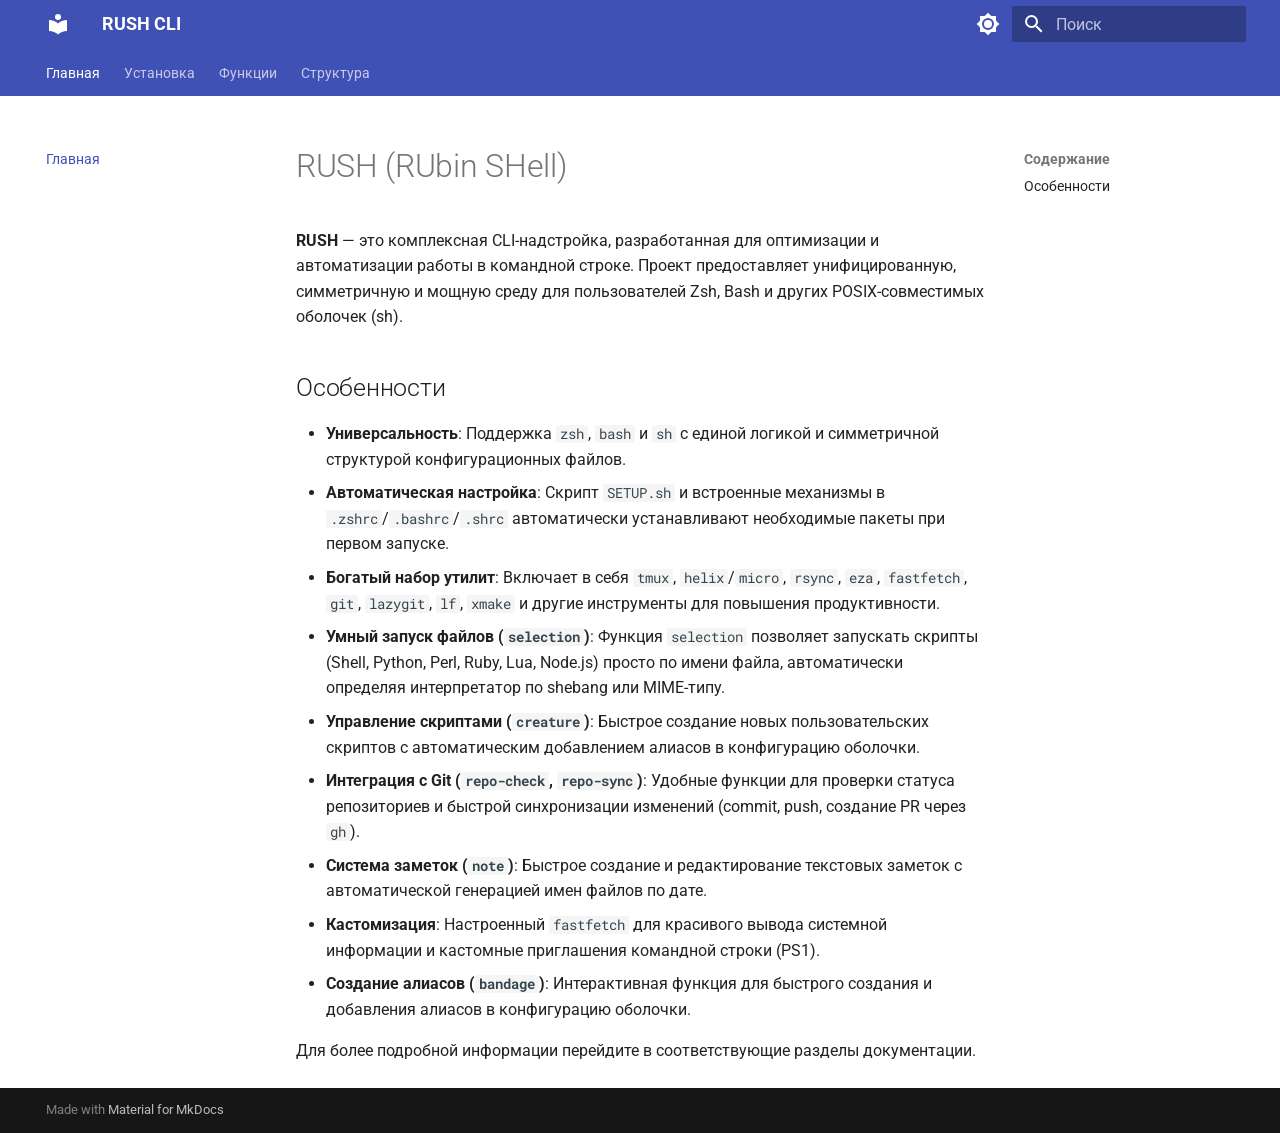
<file: site/index.html>
<!doctype html>
<html lang="ru" class="no-js">
  <head>
    
      <meta charset="utf-8">
      <meta name="viewport" content="width=device-width,initial-scale=1">
      
        <meta name="description" content="Современная CLI-надстройка для Bash, Sh и Zsh">
      
      
        <meta name="author" content="General Spark Project">
      
      
      
      
        <link rel="next" href="installation/">
      
      
        
      
      
      <link rel="icon" href="assets/images/favicon.png">
      <meta name="generator" content="mkdocs-1.6.1, mkdocs-material-9.7.6">
    
    
      
        <title>RUSH CLI</title>
      
    
    
      <link rel="stylesheet" href="assets/stylesheets/main.484c7ddc.min.css">
      
        
        <link rel="stylesheet" href="assets/stylesheets/palette.ab4e12ef.min.css">
      
      


    
    
      
    
    
      
        
        
        <link rel="preconnect" href="https://fonts.gstatic.com" crossorigin>
        <link rel="stylesheet" href="https://fonts.googleapis.com/css?family=Roboto:300,300i,400,400i,700,700i%7CRoboto+Mono:400,400i,700,700i&display=fallback">
        <style>:root{--md-text-font:"Roboto";--md-code-font:"Roboto Mono"}</style>
      
    
    
    <script>__md_scope=new URL(".",location),__md_hash=e=>[...e].reduce(((e,_)=>(e<<5)-e+_.charCodeAt(0)),0),__md_get=(e,_=localStorage,t=__md_scope)=>JSON.parse(_.getItem(t.pathname+"."+e)),__md_set=(e,_,t=localStorage,a=__md_scope)=>{try{t.setItem(a.pathname+"."+e,JSON.stringify(_))}catch(e){}}</script>
    
      

    
    
  </head>
  
  
    
    
      
    
    
    
    
    <body dir="ltr" data-md-color-scheme="default" data-md-color-primary="indigo" data-md-color-accent="indigo">
  
    
    <input class="md-toggle" data-md-toggle="drawer" type="checkbox" id="__drawer" autocomplete="off">
    <input class="md-toggle" data-md-toggle="search" type="checkbox" id="__search" autocomplete="off">
    <label class="md-overlay" for="__drawer"></label>
    <div data-md-component="skip">
      
        
        <a href="#rush-rubin-shell" class="md-skip">
          Перейти к содержанию
        </a>
      
    </div>
    <div data-md-component="announce">
      
    </div>
    
    
      

<header class="md-header" data-md-component="header">
  <nav class="md-header__inner md-grid" aria-label="Верхний колонтитул">
    <a href="." title="RUSH CLI" class="md-header__button md-logo" aria-label="RUSH CLI" data-md-component="logo">
      
  
  <svg xmlns="http://www.w3.org/2000/svg" viewBox="0 0 24 24"><path d="M12 8a3 3 0 0 0 3-3 3 3 0 0 0-3-3 3 3 0 0 0-3 3 3 3 0 0 0 3 3m0 3.54C9.64 9.35 6.5 8 3 8v11c3.5 0 6.64 1.35 9 3.54 2.36-2.19 5.5-3.54 9-3.54V8c-3.5 0-6.64 1.35-9 3.54"/></svg>

    </a>
    <label class="md-header__button md-icon" for="__drawer">
      
      <svg xmlns="http://www.w3.org/2000/svg" viewBox="0 0 24 24"><path d="M3 6h18v2H3zm0 5h18v2H3zm0 5h18v2H3z"/></svg>
    </label>
    <div class="md-header__title" data-md-component="header-title">
      <div class="md-header__ellipsis">
        <div class="md-header__topic">
          <span class="md-ellipsis">
            RUSH CLI
          </span>
        </div>
        <div class="md-header__topic" data-md-component="header-topic">
          <span class="md-ellipsis">
            
              Главная
            
          </span>
        </div>
      </div>
    </div>
    
      
        <form class="md-header__option" data-md-component="palette">
  
    
    
    
    <input class="md-option" data-md-color-media="" data-md-color-scheme="default" data-md-color-primary="indigo" data-md-color-accent="indigo"  aria-label="Switch to dark mode"  type="radio" name="__palette" id="__palette_0">
    
      <label class="md-header__button md-icon" title="Switch to dark mode" for="__palette_1" hidden>
        <svg xmlns="http://www.w3.org/2000/svg" viewBox="0 0 24 24"><path d="M12 8a4 4 0 0 0-4 4 4 4 0 0 0 4 4 4 4 0 0 0 4-4 4 4 0 0 0-4-4m0 10a6 6 0 0 1-6-6 6 6 0 0 1 6-6 6 6 0 0 1 6 6 6 6 0 0 1-6 6m8-9.31V4h-4.69L12 .69 8.69 4H4v4.69L.69 12 4 15.31V20h4.69L12 23.31 15.31 20H20v-4.69L23.31 12z"/></svg>
      </label>
    
  
    
    
    
    <input class="md-option" data-md-color-media="" data-md-color-scheme="slate" data-md-color-primary="indigo" data-md-color-accent="indigo"  aria-label="Switch to light mode"  type="radio" name="__palette" id="__palette_1">
    
      <label class="md-header__button md-icon" title="Switch to light mode" for="__palette_0" hidden>
        <svg xmlns="http://www.w3.org/2000/svg" viewBox="0 0 24 24"><path d="M12 18c-.89 0-1.74-.2-2.5-.55C11.56 16.5 13 14.42 13 12s-1.44-4.5-3.5-5.45C10.26 6.2 11.11 6 12 6a6 6 0 0 1 6 6 6 6 0 0 1-6 6m8-9.31V4h-4.69L12 .69 8.69 4H4v4.69L.69 12 4 15.31V20h4.69L12 23.31 15.31 20H20v-4.69L23.31 12z"/></svg>
      </label>
    
  
</form>
      
    
    
      <script>var palette=__md_get("__palette");if(palette&&palette.color){if("(prefers-color-scheme)"===palette.color.media){var media=matchMedia("(prefers-color-scheme: light)"),input=document.querySelector(media.matches?"[data-md-color-media='(prefers-color-scheme: light)']":"[data-md-color-media='(prefers-color-scheme: dark)']");palette.color.media=input.getAttribute("data-md-color-media"),palette.color.scheme=input.getAttribute("data-md-color-scheme"),palette.color.primary=input.getAttribute("data-md-color-primary"),palette.color.accent=input.getAttribute("data-md-color-accent")}for(var[key,value]of Object.entries(palette.color))document.body.setAttribute("data-md-color-"+key,value)}</script>
    
    
    
      
      
        <label class="md-header__button md-icon" for="__search">
          
          <svg xmlns="http://www.w3.org/2000/svg" viewBox="0 0 24 24"><path d="M9.5 3A6.5 6.5 0 0 1 16 9.5c0 1.61-.59 3.09-1.56 4.23l.27.27h.79l5 5-1.5 1.5-5-5v-.79l-.27-.27A6.52 6.52 0 0 1 9.5 16 6.5 6.5 0 0 1 3 9.5 6.5 6.5 0 0 1 9.5 3m0 2C7 5 5 7 5 9.5S7 14 9.5 14 14 12 14 9.5 12 5 9.5 5"/></svg>
        </label>
        <div class="md-search" data-md-component="search" role="dialog">
  <label class="md-search__overlay" for="__search"></label>
  <div class="md-search__inner" role="search">
    <form class="md-search__form" name="search">
      <input type="text" class="md-search__input" name="query" aria-label="Поиск" placeholder="Поиск" autocapitalize="off" autocorrect="off" autocomplete="off" spellcheck="false" data-md-component="search-query" required>
      <label class="md-search__icon md-icon" for="__search">
        
        <svg xmlns="http://www.w3.org/2000/svg" viewBox="0 0 24 24"><path d="M9.5 3A6.5 6.5 0 0 1 16 9.5c0 1.61-.59 3.09-1.56 4.23l.27.27h.79l5 5-1.5 1.5-5-5v-.79l-.27-.27A6.52 6.52 0 0 1 9.5 16 6.5 6.5 0 0 1 3 9.5 6.5 6.5 0 0 1 9.5 3m0 2C7 5 5 7 5 9.5S7 14 9.5 14 14 12 14 9.5 12 5 9.5 5"/></svg>
        
        <svg xmlns="http://www.w3.org/2000/svg" viewBox="0 0 24 24"><path d="M20 11v2H8l5.5 5.5-1.42 1.42L4.16 12l7.92-7.92L13.5 5.5 8 11z"/></svg>
      </label>
      <nav class="md-search__options" aria-label="Поиск">
        
        <button type="reset" class="md-search__icon md-icon" title="Очистить" aria-label="Очистить" tabindex="-1">
          
          <svg xmlns="http://www.w3.org/2000/svg" viewBox="0 0 24 24"><path d="M19 6.41 17.59 5 12 10.59 6.41 5 5 6.41 10.59 12 5 17.59 6.41 19 12 13.41 17.59 19 19 17.59 13.41 12z"/></svg>
        </button>
      </nav>
      
        <div class="md-search__suggest" data-md-component="search-suggest"></div>
      
    </form>
    <div class="md-search__output">
      <div class="md-search__scrollwrap" tabindex="0" data-md-scrollfix>
        <div class="md-search-result" data-md-component="search-result">
          <div class="md-search-result__meta">
            Инициализация поиска
          </div>
          <ol class="md-search-result__list" role="presentation"></ol>
        </div>
      </div>
    </div>
  </div>
</div>
      
    
    
  </nav>
  
</header>
    
    <div class="md-container" data-md-component="container">
      
      
        
          
            
<nav class="md-tabs" aria-label="Вкладки" data-md-component="tabs">
  <div class="md-grid">
    <ul class="md-tabs__list">
      
        
  
  
  
    
  
  
    <li class="md-tabs__item md-tabs__item--active">
      <a href="." class="md-tabs__link">
        
  
  
    
  
  Главная

      </a>
    </li>
  

      
        
  
  
  
  
    <li class="md-tabs__item">
      <a href="installation/" class="md-tabs__link">
        
  
  
    
  
  Установка

      </a>
    </li>
  

      
        
  
  
  
  
    <li class="md-tabs__item">
      <a href="features/" class="md-tabs__link">
        
  
  
    
  
  Функции

      </a>
    </li>
  

      
        
  
  
  
  
    <li class="md-tabs__item">
      <a href="structure/" class="md-tabs__link">
        
  
  
    
  
  Структура

      </a>
    </li>
  

      
    </ul>
  </div>
</nav>
          
        
      
      <main class="md-main" data-md-component="main">
        <div class="md-main__inner md-grid">
          
            
              
              <div class="md-sidebar md-sidebar--primary" data-md-component="sidebar" data-md-type="navigation" >
                <div class="md-sidebar__scrollwrap">
                  <div class="md-sidebar__inner">
                    


  


<nav class="md-nav md-nav--primary md-nav--lifted" aria-label="Навигация" data-md-level="0">
  <label class="md-nav__title" for="__drawer">
    <a href="." title="RUSH CLI" class="md-nav__button md-logo" aria-label="RUSH CLI" data-md-component="logo">
      
  
  <svg xmlns="http://www.w3.org/2000/svg" viewBox="0 0 24 24"><path d="M12 8a3 3 0 0 0 3-3 3 3 0 0 0-3-3 3 3 0 0 0-3 3 3 3 0 0 0 3 3m0 3.54C9.64 9.35 6.5 8 3 8v11c3.5 0 6.64 1.35 9 3.54 2.36-2.19 5.5-3.54 9-3.54V8c-3.5 0-6.64 1.35-9 3.54"/></svg>

    </a>
    RUSH CLI
  </label>
  
  <ul class="md-nav__list" data-md-scrollfix>
    
      
      
  
  
    
  
  
  
    <li class="md-nav__item md-nav__item--active">
      
      <input class="md-nav__toggle md-toggle" type="checkbox" id="__toc">
      
      
        
      
      
        <label class="md-nav__link md-nav__link--active" for="__toc">
          
  
  
  <span class="md-ellipsis">
    
  
    Главная
  

    
  </span>
  
  

          <span class="md-nav__icon md-icon"></span>
        </label>
      
      <a href="." class="md-nav__link md-nav__link--active">
        
  
  
  <span class="md-ellipsis">
    
  
    Главная
  

    
  </span>
  
  

      </a>
      
        

<nav class="md-nav md-nav--secondary" aria-label="Содержание">
  
  
  
    
  
  
    <label class="md-nav__title" for="__toc">
      <span class="md-nav__icon md-icon"></span>
      Содержание
    </label>
    <ul class="md-nav__list" data-md-component="toc" data-md-scrollfix>
      
        <li class="md-nav__item">
  <a href="#_1" class="md-nav__link">
    <span class="md-ellipsis">
      
        Особенности
      
    </span>
  </a>
  
</li>
      
    </ul>
  
</nav>
      
    </li>
  

    
      
      
  
  
  
  
    <li class="md-nav__item">
      <a href="installation/" class="md-nav__link">
        
  
  
  <span class="md-ellipsis">
    
  
    Установка
  

    
  </span>
  
  

      </a>
    </li>
  

    
      
      
  
  
  
  
    <li class="md-nav__item">
      <a href="features/" class="md-nav__link">
        
  
  
  <span class="md-ellipsis">
    
  
    Функции
  

    
  </span>
  
  

      </a>
    </li>
  

    
      
      
  
  
  
  
    <li class="md-nav__item">
      <a href="structure/" class="md-nav__link">
        
  
  
  <span class="md-ellipsis">
    
  
    Структура
  

    
  </span>
  
  

      </a>
    </li>
  

    
  </ul>
</nav>
                  </div>
                </div>
              </div>
            
            
              
              <div class="md-sidebar md-sidebar--secondary" data-md-component="sidebar" data-md-type="toc" >
                <div class="md-sidebar__scrollwrap">
                  <div class="md-sidebar__inner">
                    

<nav class="md-nav md-nav--secondary" aria-label="Содержание">
  
  
  
    
  
  
    <label class="md-nav__title" for="__toc">
      <span class="md-nav__icon md-icon"></span>
      Содержание
    </label>
    <ul class="md-nav__list" data-md-component="toc" data-md-scrollfix>
      
        <li class="md-nav__item">
  <a href="#_1" class="md-nav__link">
    <span class="md-ellipsis">
      
        Особенности
      
    </span>
  </a>
  
</li>
      
    </ul>
  
</nav>
                  </div>
                </div>
              </div>
            
          
          
            <div class="md-content" data-md-component="content">
              
              <article class="md-content__inner md-typeset">
                
                  



<h1 id="rush-rubin-shell">RUSH (RUbin SHell)</h1>
<p><strong>RUSH</strong> — это комплексная CLI-надстройка, разработанная для оптимизации и автоматизации работы в командной строке. Проект предоставляет унифицированную, симметричную и мощную среду для пользователей Zsh, Bash и других POSIX-совместимых оболочек (sh).</p>
<h2 id="_1">Особенности</h2>
<ul>
<li><strong>Универсальность</strong>: Поддержка <code>zsh</code>, <code>bash</code> и <code>sh</code> с единой логикой и симметричной структурой конфигурационных файлов.</li>
<li><strong>Автоматическая настройка</strong>: Скрипт <code>SETUP.sh</code> и встроенные механизмы в <code>.zshrc</code>/<code>.bashrc</code>/<code>.shrc</code> автоматически устанавливают необходимые пакеты при первом запуске.</li>
<li><strong>Богатый набор утилит</strong>: Включает в себя <code>tmux</code>, <code>helix</code>/<code>micro</code>, <code>rsync</code>, <code>eza</code>, <code>fastfetch</code>, <code>git</code>, <code>lazygit</code>, <code>lf</code>, <code>xmake</code> и другие инструменты для повышения продуктивности.</li>
<li><strong>Умный запуск файлов (<code>selection</code>)</strong>: Функция <code>selection</code> позволяет запускать скрипты (Shell, Python, Perl, Ruby, Lua, Node.js) просто по имени файла, автоматически определяя интерпретатор по shebang или MIME-типу.</li>
<li><strong>Управление скриптами (<code>creature</code>)</strong>: Быстрое создание новых пользовательских скриптов с автоматическим добавлением алиасов в конфигурацию оболочки.</li>
<li><strong>Интеграция с Git (<code>repo-check</code>, <code>repo-sync</code>)</strong>: Удобные функции для проверки статуса репозиториев и быстрой синхронизации изменений (commit, push, создание PR через <code>gh</code>).</li>
<li><strong>Система заметок (<code>note</code>)</strong>: Быстрое создание и редактирование текстовых заметок с автоматической генерацией имен файлов по дате.</li>
<li><strong>Кастомизация</strong>: Настроенный <code>fastfetch</code> для красивого вывода системной информации и кастомные приглашения командной строки (PS1).</li>
<li><strong>Создание алиасов (<code>bandage</code>)</strong>: Интерактивная функция для быстрого создания и добавления алиасов в конфигурацию оболочки.</li>
</ul>
<p>Для более подробной информации перейдите в соответствующие разделы документации.</p>












                
              </article>
            </div>
          
          
<script>var target=document.getElementById(location.hash.slice(1));target&&target.name&&(target.checked=target.name.startsWith("__tabbed_"))</script>
        </div>
        
          <button type="button" class="md-top md-icon" data-md-component="top" hidden>
  
  <svg xmlns="http://www.w3.org/2000/svg" viewBox="0 0 24 24"><path d="M13 20h-2V8l-5.5 5.5-1.42-1.42L12 4.16l7.92 7.92-1.42 1.42L13 8z"/></svg>
  К началу
</button>
        
      </main>
      
        <footer class="md-footer">
  
  <div class="md-footer-meta md-typeset">
    <div class="md-footer-meta__inner md-grid">
      <div class="md-copyright">
  
  
    Made with
    <a href="https://squidfunk.github.io/mkdocs-material/" target="_blank" rel="noopener">
      Material for MkDocs
    </a>
  
</div>
      
    </div>
  </div>
</footer>
      
    </div>
    <div class="md-dialog" data-md-component="dialog">
      <div class="md-dialog__inner md-typeset"></div>
    </div>
    
    
    
      
      
      <script id="__config" type="application/json">{"annotate": null, "base": ".", "features": ["navigation.tabs", "navigation.sections", "navigation.top", "search.suggest", "search.highlight", "content.code.copy"], "search": "assets/javascripts/workers/search.2c215733.min.js", "tags": null, "translations": {"clipboard.copied": "\u0421\u043a\u043e\u043f\u0438\u0440\u043e\u0432\u0430\u043d\u043e \u0432 \u0431\u0443\u0444\u0435\u0440", "clipboard.copy": "\u041a\u043e\u043f\u0438\u0440\u043e\u0432\u0430\u0442\u044c \u0432 \u0431\u0443\u0444\u0435\u0440", "search.result.more.one": "\u0415\u0449\u0451 1 \u043d\u0430 \u044d\u0442\u043e\u0439 \u0441\u0442\u0440\u0430\u043d\u0438\u0446\u0435", "search.result.more.other": "\u0415\u0449\u0451 # \u043d\u0430 \u044d\u0442\u043e\u0439 \u0441\u0442\u0440\u0430\u043d\u0438\u0446\u0435", "search.result.none": "\u0421\u043e\u0432\u043f\u0430\u0434\u0435\u043d\u0438\u0439 \u043d\u0435 \u043d\u0430\u0439\u0434\u0435\u043d\u043e", "search.result.one": "\u041d\u0430\u0439\u0434\u0435\u043d\u043e 1 \u0441\u043e\u0432\u043f\u0430\u0434\u0435\u043d\u0438\u0435", "search.result.other": "\u041d\u0430\u0439\u0434\u0435\u043d\u043e \u0441\u043e\u0432\u043f\u0430\u0434\u0435\u043d\u0438\u0439: #", "search.result.placeholder": "\u041d\u0430\u0447\u043d\u0438\u0442\u0435 \u043f\u0435\u0447\u0430\u0442\u0430\u0442\u044c \u0434\u043b\u044f \u043f\u043e\u0438\u0441\u043a\u0430", "search.result.term.missing": "\u041e\u0442\u0441\u0443\u0442\u0441\u0442\u0432\u0443\u0435\u0442", "select.version": "\u0412\u044b\u0431\u0435\u0440\u0438\u0442\u0435 \u0432\u0435\u0440\u0441\u0438\u044e"}, "version": null}</script>
    
    
      <script src="assets/javascripts/bundle.79ae519e.min.js"></script>
      
    
  </body>
</html>
</file>
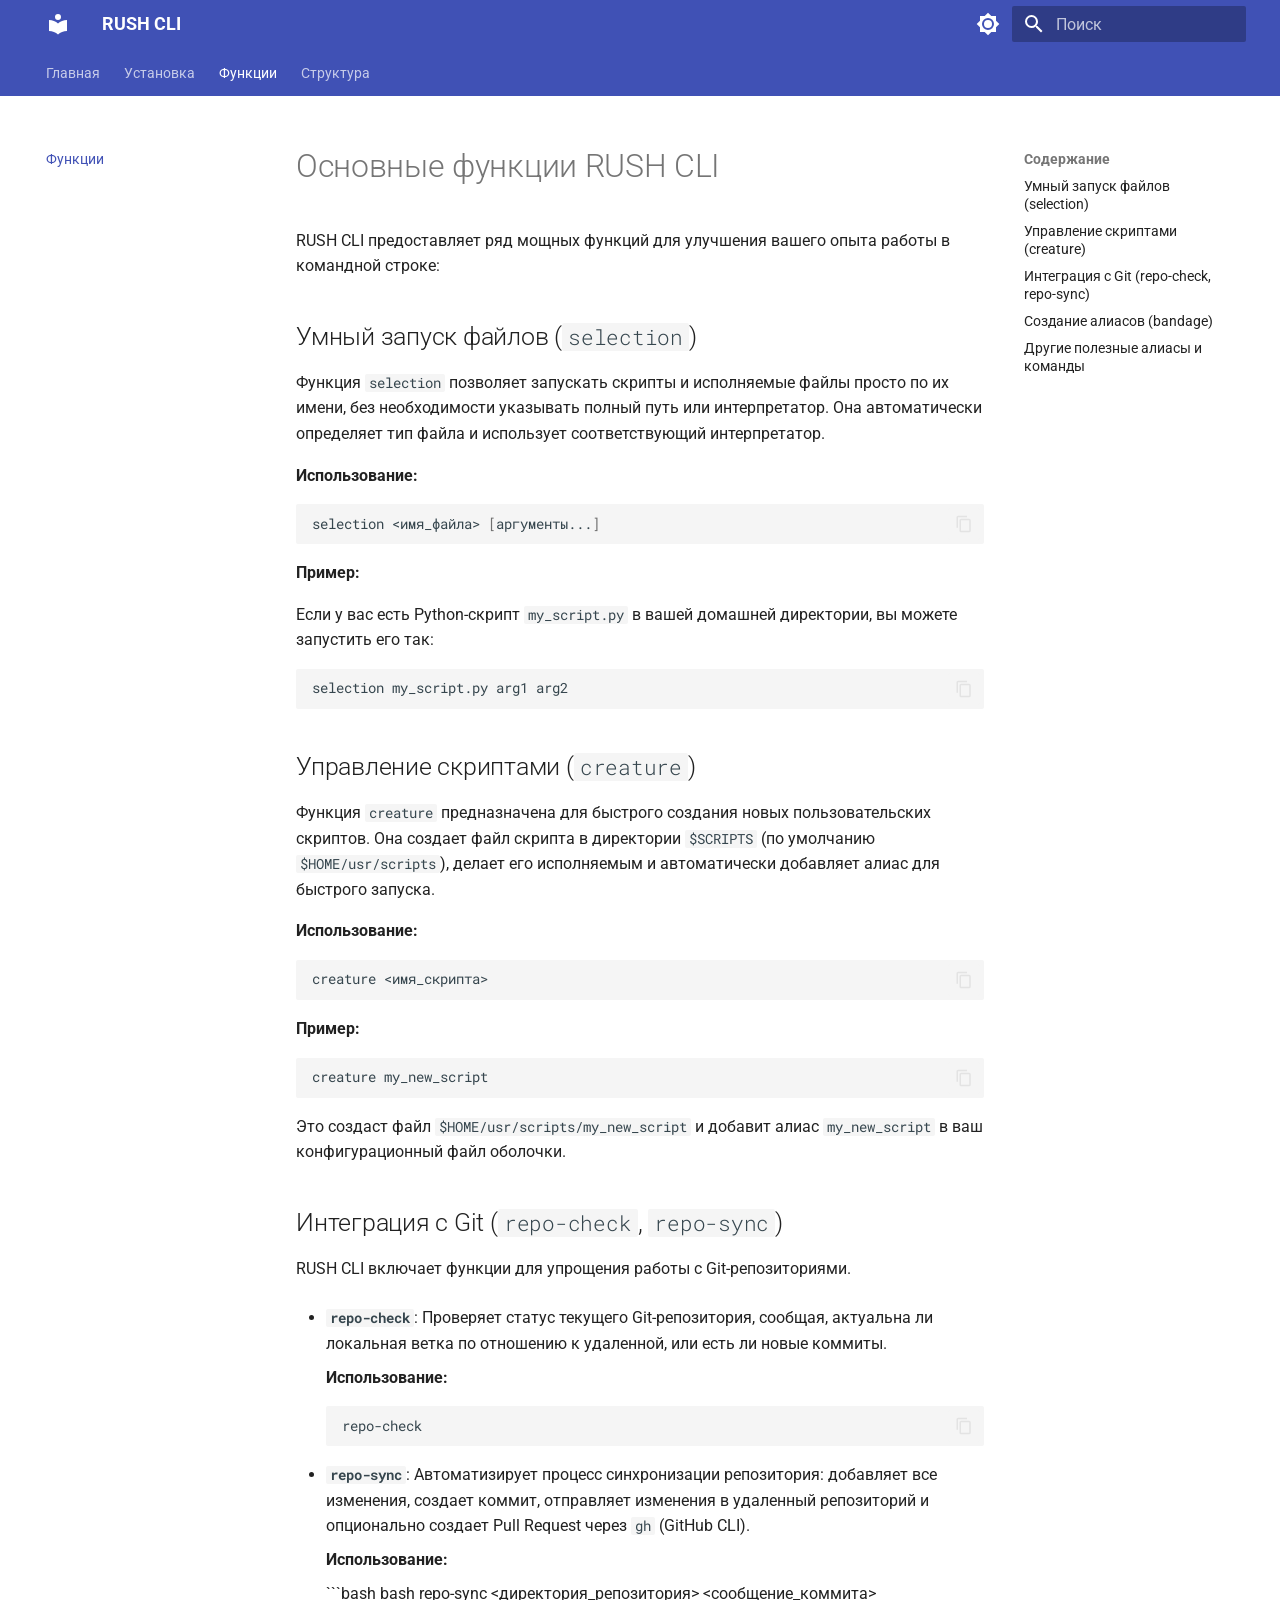
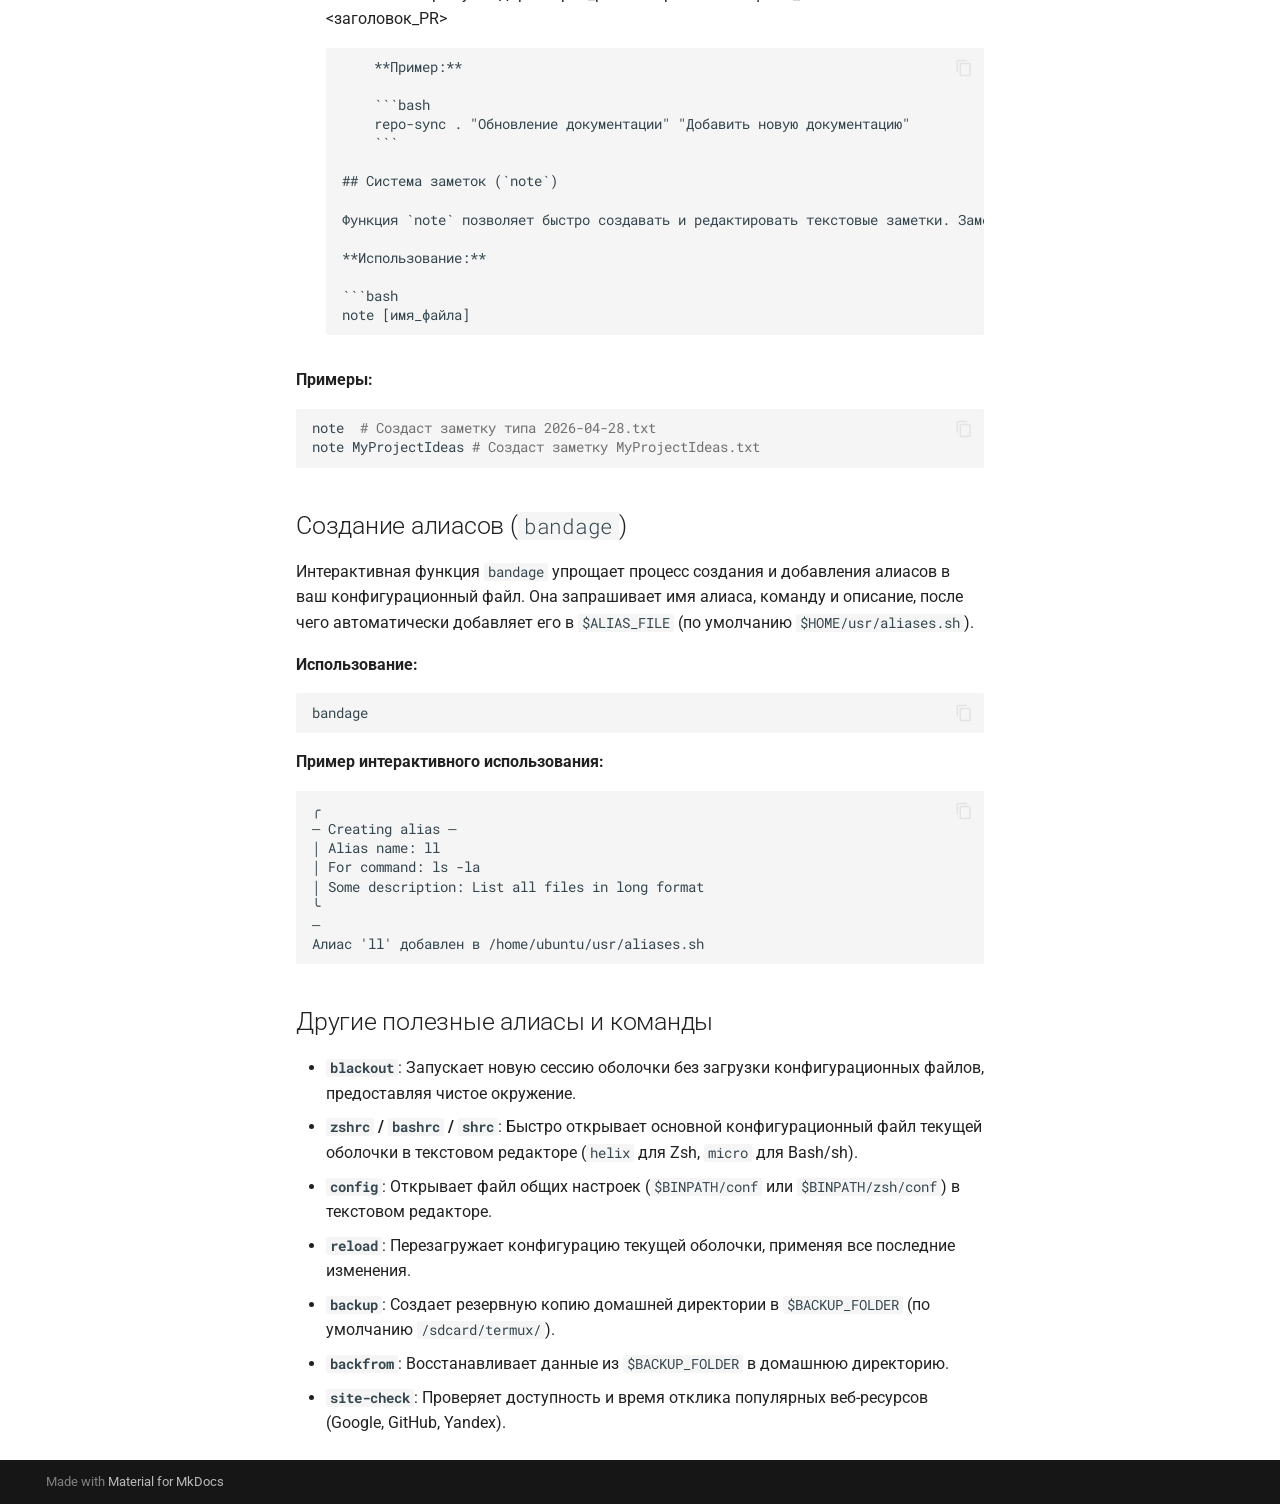
<file: site/features/index.html>
<!doctype html>
<html lang="ru" class="no-js">
  <head>
    
      <meta charset="utf-8">
      <meta name="viewport" content="width=device-width,initial-scale=1">
      
        <meta name="description" content="Современная CLI-надстройка для Bash, Sh и Zsh">
      
      
        <meta name="author" content="General Spark Project">
      
      
      
        <link rel="prev" href="../installation/">
      
      
        <link rel="next" href="../structure/">
      
      
        
      
      
      <link rel="icon" href="../assets/images/favicon.png">
      <meta name="generator" content="mkdocs-1.6.1, mkdocs-material-9.7.6">
    
    
      
        <title>Функции - RUSH CLI</title>
      
    
    
      <link rel="stylesheet" href="../assets/stylesheets/main.484c7ddc.min.css">
      
        
        <link rel="stylesheet" href="../assets/stylesheets/palette.ab4e12ef.min.css">
      
      


    
    
      
    
    
      
        
        
        <link rel="preconnect" href="https://fonts.gstatic.com" crossorigin>
        <link rel="stylesheet" href="https://fonts.googleapis.com/css?family=Roboto:300,300i,400,400i,700,700i%7CRoboto+Mono:400,400i,700,700i&display=fallback">
        <style>:root{--md-text-font:"Roboto";--md-code-font:"Roboto Mono"}</style>
      
    
    
    <script>__md_scope=new URL("..",location),__md_hash=e=>[...e].reduce(((e,_)=>(e<<5)-e+_.charCodeAt(0)),0),__md_get=(e,_=localStorage,t=__md_scope)=>JSON.parse(_.getItem(t.pathname+"."+e)),__md_set=(e,_,t=localStorage,a=__md_scope)=>{try{t.setItem(a.pathname+"."+e,JSON.stringify(_))}catch(e){}}</script>
    
      

    
    
  </head>
  
  
    
    
      
    
    
    
    
    <body dir="ltr" data-md-color-scheme="default" data-md-color-primary="indigo" data-md-color-accent="indigo">
  
    
    <input class="md-toggle" data-md-toggle="drawer" type="checkbox" id="__drawer" autocomplete="off">
    <input class="md-toggle" data-md-toggle="search" type="checkbox" id="__search" autocomplete="off">
    <label class="md-overlay" for="__drawer"></label>
    <div data-md-component="skip">
      
        
        <a href="#rush-cli" class="md-skip">
          Перейти к содержанию
        </a>
      
    </div>
    <div data-md-component="announce">
      
    </div>
    
    
      

<header class="md-header" data-md-component="header">
  <nav class="md-header__inner md-grid" aria-label="Верхний колонтитул">
    <a href=".." title="RUSH CLI" class="md-header__button md-logo" aria-label="RUSH CLI" data-md-component="logo">
      
  
  <svg xmlns="http://www.w3.org/2000/svg" viewBox="0 0 24 24"><path d="M12 8a3 3 0 0 0 3-3 3 3 0 0 0-3-3 3 3 0 0 0-3 3 3 3 0 0 0 3 3m0 3.54C9.64 9.35 6.5 8 3 8v11c3.5 0 6.64 1.35 9 3.54 2.36-2.19 5.5-3.54 9-3.54V8c-3.5 0-6.64 1.35-9 3.54"/></svg>

    </a>
    <label class="md-header__button md-icon" for="__drawer">
      
      <svg xmlns="http://www.w3.org/2000/svg" viewBox="0 0 24 24"><path d="M3 6h18v2H3zm0 5h18v2H3zm0 5h18v2H3z"/></svg>
    </label>
    <div class="md-header__title" data-md-component="header-title">
      <div class="md-header__ellipsis">
        <div class="md-header__topic">
          <span class="md-ellipsis">
            RUSH CLI
          </span>
        </div>
        <div class="md-header__topic" data-md-component="header-topic">
          <span class="md-ellipsis">
            
              Функции
            
          </span>
        </div>
      </div>
    </div>
    
      
        <form class="md-header__option" data-md-component="palette">
  
    
    
    
    <input class="md-option" data-md-color-media="" data-md-color-scheme="default" data-md-color-primary="indigo" data-md-color-accent="indigo"  aria-label="Switch to dark mode"  type="radio" name="__palette" id="__palette_0">
    
      <label class="md-header__button md-icon" title="Switch to dark mode" for="__palette_1" hidden>
        <svg xmlns="http://www.w3.org/2000/svg" viewBox="0 0 24 24"><path d="M12 8a4 4 0 0 0-4 4 4 4 0 0 0 4 4 4 4 0 0 0 4-4 4 4 0 0 0-4-4m0 10a6 6 0 0 1-6-6 6 6 0 0 1 6-6 6 6 0 0 1 6 6 6 6 0 0 1-6 6m8-9.31V4h-4.69L12 .69 8.69 4H4v4.69L.69 12 4 15.31V20h4.69L12 23.31 15.31 20H20v-4.69L23.31 12z"/></svg>
      </label>
    
  
    
    
    
    <input class="md-option" data-md-color-media="" data-md-color-scheme="slate" data-md-color-primary="indigo" data-md-color-accent="indigo"  aria-label="Switch to light mode"  type="radio" name="__palette" id="__palette_1">
    
      <label class="md-header__button md-icon" title="Switch to light mode" for="__palette_0" hidden>
        <svg xmlns="http://www.w3.org/2000/svg" viewBox="0 0 24 24"><path d="M12 18c-.89 0-1.74-.2-2.5-.55C11.56 16.5 13 14.42 13 12s-1.44-4.5-3.5-5.45C10.26 6.2 11.11 6 12 6a6 6 0 0 1 6 6 6 6 0 0 1-6 6m8-9.31V4h-4.69L12 .69 8.69 4H4v4.69L.69 12 4 15.31V20h4.69L12 23.31 15.31 20H20v-4.69L23.31 12z"/></svg>
      </label>
    
  
</form>
      
    
    
      <script>var palette=__md_get("__palette");if(palette&&palette.color){if("(prefers-color-scheme)"===palette.color.media){var media=matchMedia("(prefers-color-scheme: light)"),input=document.querySelector(media.matches?"[data-md-color-media='(prefers-color-scheme: light)']":"[data-md-color-media='(prefers-color-scheme: dark)']");palette.color.media=input.getAttribute("data-md-color-media"),palette.color.scheme=input.getAttribute("data-md-color-scheme"),palette.color.primary=input.getAttribute("data-md-color-primary"),palette.color.accent=input.getAttribute("data-md-color-accent")}for(var[key,value]of Object.entries(palette.color))document.body.setAttribute("data-md-color-"+key,value)}</script>
    
    
    
      
      
        <label class="md-header__button md-icon" for="__search">
          
          <svg xmlns="http://www.w3.org/2000/svg" viewBox="0 0 24 24"><path d="M9.5 3A6.5 6.5 0 0 1 16 9.5c0 1.61-.59 3.09-1.56 4.23l.27.27h.79l5 5-1.5 1.5-5-5v-.79l-.27-.27A6.52 6.52 0 0 1 9.5 16 6.5 6.5 0 0 1 3 9.5 6.5 6.5 0 0 1 9.5 3m0 2C7 5 5 7 5 9.5S7 14 9.5 14 14 12 14 9.5 12 5 9.5 5"/></svg>
        </label>
        <div class="md-search" data-md-component="search" role="dialog">
  <label class="md-search__overlay" for="__search"></label>
  <div class="md-search__inner" role="search">
    <form class="md-search__form" name="search">
      <input type="text" class="md-search__input" name="query" aria-label="Поиск" placeholder="Поиск" autocapitalize="off" autocorrect="off" autocomplete="off" spellcheck="false" data-md-component="search-query" required>
      <label class="md-search__icon md-icon" for="__search">
        
        <svg xmlns="http://www.w3.org/2000/svg" viewBox="0 0 24 24"><path d="M9.5 3A6.5 6.5 0 0 1 16 9.5c0 1.61-.59 3.09-1.56 4.23l.27.27h.79l5 5-1.5 1.5-5-5v-.79l-.27-.27A6.52 6.52 0 0 1 9.5 16 6.5 6.5 0 0 1 3 9.5 6.5 6.5 0 0 1 9.5 3m0 2C7 5 5 7 5 9.5S7 14 9.5 14 14 12 14 9.5 12 5 9.5 5"/></svg>
        
        <svg xmlns="http://www.w3.org/2000/svg" viewBox="0 0 24 24"><path d="M20 11v2H8l5.5 5.5-1.42 1.42L4.16 12l7.92-7.92L13.5 5.5 8 11z"/></svg>
      </label>
      <nav class="md-search__options" aria-label="Поиск">
        
        <button type="reset" class="md-search__icon md-icon" title="Очистить" aria-label="Очистить" tabindex="-1">
          
          <svg xmlns="http://www.w3.org/2000/svg" viewBox="0 0 24 24"><path d="M19 6.41 17.59 5 12 10.59 6.41 5 5 6.41 10.59 12 5 17.59 6.41 19 12 13.41 17.59 19 19 17.59 13.41 12z"/></svg>
        </button>
      </nav>
      
        <div class="md-search__suggest" data-md-component="search-suggest"></div>
      
    </form>
    <div class="md-search__output">
      <div class="md-search__scrollwrap" tabindex="0" data-md-scrollfix>
        <div class="md-search-result" data-md-component="search-result">
          <div class="md-search-result__meta">
            Инициализация поиска
          </div>
          <ol class="md-search-result__list" role="presentation"></ol>
        </div>
      </div>
    </div>
  </div>
</div>
      
    
    
  </nav>
  
</header>
    
    <div class="md-container" data-md-component="container">
      
      
        
          
            
<nav class="md-tabs" aria-label="Вкладки" data-md-component="tabs">
  <div class="md-grid">
    <ul class="md-tabs__list">
      
        
  
  
  
  
    <li class="md-tabs__item">
      <a href=".." class="md-tabs__link">
        
  
  
    
  
  Главная

      </a>
    </li>
  

      
        
  
  
  
  
    <li class="md-tabs__item">
      <a href="../installation/" class="md-tabs__link">
        
  
  
    
  
  Установка

      </a>
    </li>
  

      
        
  
  
  
    
  
  
    <li class="md-tabs__item md-tabs__item--active">
      <a href="./" class="md-tabs__link">
        
  
  
    
  
  Функции

      </a>
    </li>
  

      
        
  
  
  
  
    <li class="md-tabs__item">
      <a href="../structure/" class="md-tabs__link">
        
  
  
    
  
  Структура

      </a>
    </li>
  

      
    </ul>
  </div>
</nav>
          
        
      
      <main class="md-main" data-md-component="main">
        <div class="md-main__inner md-grid">
          
            
              
              <div class="md-sidebar md-sidebar--primary" data-md-component="sidebar" data-md-type="navigation" >
                <div class="md-sidebar__scrollwrap">
                  <div class="md-sidebar__inner">
                    


  


<nav class="md-nav md-nav--primary md-nav--lifted" aria-label="Навигация" data-md-level="0">
  <label class="md-nav__title" for="__drawer">
    <a href=".." title="RUSH CLI" class="md-nav__button md-logo" aria-label="RUSH CLI" data-md-component="logo">
      
  
  <svg xmlns="http://www.w3.org/2000/svg" viewBox="0 0 24 24"><path d="M12 8a3 3 0 0 0 3-3 3 3 0 0 0-3-3 3 3 0 0 0-3 3 3 3 0 0 0 3 3m0 3.54C9.64 9.35 6.5 8 3 8v11c3.5 0 6.64 1.35 9 3.54 2.36-2.19 5.5-3.54 9-3.54V8c-3.5 0-6.64 1.35-9 3.54"/></svg>

    </a>
    RUSH CLI
  </label>
  
  <ul class="md-nav__list" data-md-scrollfix>
    
      
      
  
  
  
  
    <li class="md-nav__item">
      <a href=".." class="md-nav__link">
        
  
  
  <span class="md-ellipsis">
    
  
    Главная
  

    
  </span>
  
  

      </a>
    </li>
  

    
      
      
  
  
  
  
    <li class="md-nav__item">
      <a href="../installation/" class="md-nav__link">
        
  
  
  <span class="md-ellipsis">
    
  
    Установка
  

    
  </span>
  
  

      </a>
    </li>
  

    
      
      
  
  
    
  
  
  
    <li class="md-nav__item md-nav__item--active">
      
      <input class="md-nav__toggle md-toggle" type="checkbox" id="__toc">
      
      
        
      
      
        <label class="md-nav__link md-nav__link--active" for="__toc">
          
  
  
  <span class="md-ellipsis">
    
  
    Функции
  

    
  </span>
  
  

          <span class="md-nav__icon md-icon"></span>
        </label>
      
      <a href="./" class="md-nav__link md-nav__link--active">
        
  
  
  <span class="md-ellipsis">
    
  
    Функции
  

    
  </span>
  
  

      </a>
      
        

<nav class="md-nav md-nav--secondary" aria-label="Содержание">
  
  
  
    
  
  
    <label class="md-nav__title" for="__toc">
      <span class="md-nav__icon md-icon"></span>
      Содержание
    </label>
    <ul class="md-nav__list" data-md-component="toc" data-md-scrollfix>
      
        <li class="md-nav__item">
  <a href="#selection" class="md-nav__link">
    <span class="md-ellipsis">
      
        Умный запуск файлов (selection)
      
    </span>
  </a>
  
</li>
      
        <li class="md-nav__item">
  <a href="#creature" class="md-nav__link">
    <span class="md-ellipsis">
      
        Управление скриптами (creature)
      
    </span>
  </a>
  
</li>
      
        <li class="md-nav__item">
  <a href="#git-repo-check-repo-sync" class="md-nav__link">
    <span class="md-ellipsis">
      
        Интеграция с Git (repo-check, repo-sync)
      
    </span>
  </a>
  
</li>
      
        <li class="md-nav__item">
  <a href="#bandage" class="md-nav__link">
    <span class="md-ellipsis">
      
        Создание алиасов (bandage)
      
    </span>
  </a>
  
</li>
      
        <li class="md-nav__item">
  <a href="#_1" class="md-nav__link">
    <span class="md-ellipsis">
      
        Другие полезные алиасы и команды
      
    </span>
  </a>
  
</li>
      
    </ul>
  
</nav>
      
    </li>
  

    
      
      
  
  
  
  
    <li class="md-nav__item">
      <a href="../structure/" class="md-nav__link">
        
  
  
  <span class="md-ellipsis">
    
  
    Структура
  

    
  </span>
  
  

      </a>
    </li>
  

    
  </ul>
</nav>
                  </div>
                </div>
              </div>
            
            
              
              <div class="md-sidebar md-sidebar--secondary" data-md-component="sidebar" data-md-type="toc" >
                <div class="md-sidebar__scrollwrap">
                  <div class="md-sidebar__inner">
                    

<nav class="md-nav md-nav--secondary" aria-label="Содержание">
  
  
  
    
  
  
    <label class="md-nav__title" for="__toc">
      <span class="md-nav__icon md-icon"></span>
      Содержание
    </label>
    <ul class="md-nav__list" data-md-component="toc" data-md-scrollfix>
      
        <li class="md-nav__item">
  <a href="#selection" class="md-nav__link">
    <span class="md-ellipsis">
      
        Умный запуск файлов (selection)
      
    </span>
  </a>
  
</li>
      
        <li class="md-nav__item">
  <a href="#creature" class="md-nav__link">
    <span class="md-ellipsis">
      
        Управление скриптами (creature)
      
    </span>
  </a>
  
</li>
      
        <li class="md-nav__item">
  <a href="#git-repo-check-repo-sync" class="md-nav__link">
    <span class="md-ellipsis">
      
        Интеграция с Git (repo-check, repo-sync)
      
    </span>
  </a>
  
</li>
      
        <li class="md-nav__item">
  <a href="#bandage" class="md-nav__link">
    <span class="md-ellipsis">
      
        Создание алиасов (bandage)
      
    </span>
  </a>
  
</li>
      
        <li class="md-nav__item">
  <a href="#_1" class="md-nav__link">
    <span class="md-ellipsis">
      
        Другие полезные алиасы и команды
      
    </span>
  </a>
  
</li>
      
    </ul>
  
</nav>
                  </div>
                </div>
              </div>
            
          
          
            <div class="md-content" data-md-component="content">
              
              <article class="md-content__inner md-typeset">
                
                  



<h1 id="rush-cli">Основные функции RUSH CLI</h1>
<p>RUSH CLI предоставляет ряд мощных функций для улучшения вашего опыта работы в командной строке:</p>
<h2 id="selection">Умный запуск файлов (<code>selection</code>)</h2>
<p>Функция <code>selection</code> позволяет запускать скрипты и исполняемые файлы просто по их имени, без необходимости указывать полный путь или интерпретатор. Она автоматически определяет тип файла и использует соответствующий интерпретатор.</p>
<p><strong>Использование:</strong></p>
<div class="highlight"><pre><span></span><code><a id="__codelineno-0-1" name="__codelineno-0-1" href="#__codelineno-0-1"></a>selection<span class="w"> </span>&lt;имя_файла&gt;<span class="w"> </span><span class="o">[</span>аргументы...<span class="o">]</span>
</code></pre></div>
<p><strong>Пример:</strong></p>
<p>Если у вас есть Python-скрипт <code>my_script.py</code> в вашей домашней директории, вы можете запустить его так:</p>
<div class="highlight"><pre><span></span><code><a id="__codelineno-1-1" name="__codelineno-1-1" href="#__codelineno-1-1"></a>selection<span class="w"> </span>my_script.py<span class="w"> </span>arg1<span class="w"> </span>arg2
</code></pre></div>
<h2 id="creature">Управление скриптами (<code>creature</code>)</h2>
<p>Функция <code>creature</code> предназначена для быстрого создания новых пользовательских скриптов. Она создает файл скрипта в директории <code>$SCRIPTS</code> (по умолчанию <code>$HOME/usr/scripts</code>), делает его исполняемым и автоматически добавляет алиас для быстрого запуска.</p>
<p><strong>Использование:</strong></p>
<div class="highlight"><pre><span></span><code><a id="__codelineno-2-1" name="__codelineno-2-1" href="#__codelineno-2-1"></a>creature<span class="w"> </span>&lt;имя_скрипта&gt;
</code></pre></div>
<p><strong>Пример:</strong></p>
<div class="highlight"><pre><span></span><code><a id="__codelineno-3-1" name="__codelineno-3-1" href="#__codelineno-3-1"></a>creature<span class="w"> </span>my_new_script
</code></pre></div>
<p>Это создаст файл <code>$HOME/usr/scripts/my_new_script</code> и добавит алиас <code>my_new_script</code> в ваш конфигурационный файл оболочки.</p>
<h2 id="git-repo-check-repo-sync">Интеграция с Git (<code>repo-check</code>, <code>repo-sync</code>)</h2>
<p>RUSH CLI включает функции для упрощения работы с Git-репозиториями.</p>
<ul>
<li>
<p><strong><code>repo-check</code></strong>: Проверяет статус текущего Git-репозитория, сообщая, актуальна ли локальная ветка по отношению к удаленной, или есть ли новые коммиты.</p>
<p><strong>Использование:</strong></p>
<div class="highlight"><pre><span></span><code><a id="__codelineno-4-1" name="__codelineno-4-1" href="#__codelineno-4-1"></a>repo-check
</code></pre></div>
</li>
<li>
<p><strong><code>repo-sync</code></strong>: Автоматизирует процесс синхронизации репозитория: добавляет все изменения, создает коммит, отправляет изменения в удаленный репозиторий и опционально создает Pull Request через <code>gh</code> (GitHub CLI).</p>
<p><strong>Использование:</strong></p>
<p>```bash
bash
repo-sync &lt;директория_репозитория&gt; &lt;сообщение_коммита&gt; &lt;заголовок_PR&gt;
<div class="highlight"><pre><span></span><code><a id="__codelineno-5-1" name="__codelineno-5-1" href="#__codelineno-5-1"></a>    **Пример:**
<a id="__codelineno-5-2" name="__codelineno-5-2" href="#__codelineno-5-2"></a>
<a id="__codelineno-5-3" name="__codelineno-5-3" href="#__codelineno-5-3"></a>    ```bash
<a id="__codelineno-5-4" name="__codelineno-5-4" href="#__codelineno-5-4"></a>    repo-sync . &quot;Обновление документации&quot; &quot;Добавить новую документацию&quot;
<a id="__codelineno-5-5" name="__codelineno-5-5" href="#__codelineno-5-5"></a>    ```
<a id="__codelineno-5-6" name="__codelineno-5-6" href="#__codelineno-5-6"></a>
<a id="__codelineno-5-7" name="__codelineno-5-7" href="#__codelineno-5-7"></a>## Система заметок (`note`)
<a id="__codelineno-5-8" name="__codelineno-5-8" href="#__codelineno-5-8"></a>
<a id="__codelineno-5-9" name="__codelineno-5-9" href="#__codelineno-5-9"></a>Функция `note` позволяет быстро создавать и редактировать текстовые заметки. Заметки хранятся в директории `$NOTES_FOLDER` (по умолчанию `$HOME/.notes`). Если имя файла не указано, заметка будет названа по текущей дате.
<a id="__codelineno-5-10" name="__codelineno-5-10" href="#__codelineno-5-10"></a>
<a id="__codelineno-5-11" name="__codelineno-5-11" href="#__codelineno-5-11"></a>**Использование:**
<a id="__codelineno-5-12" name="__codelineno-5-12" href="#__codelineno-5-12"></a>
<a id="__codelineno-5-13" name="__codelineno-5-13" href="#__codelineno-5-13"></a>```bash
<a id="__codelineno-5-14" name="__codelineno-5-14" href="#__codelineno-5-14"></a>note [имя_файла]
</code></pre></div></p>
</li>
</ul>
<p><strong>Примеры:</strong></p>
<div class="highlight"><pre><span></span><code><a id="__codelineno-6-1" name="__codelineno-6-1" href="#__codelineno-6-1"></a>note<span class="w">  </span><span class="c1"># Создаст заметку типа 2026-04-28.txt</span>
<a id="__codelineno-6-2" name="__codelineno-6-2" href="#__codelineno-6-2"></a>note<span class="w"> </span>MyProjectIdeas<span class="w"> </span><span class="c1"># Создаст заметку MyProjectIdeas.txt</span>
</code></pre></div>
<h2 id="bandage">Создание алиасов (<code>bandage</code>)</h2>
<p>Интерактивная функция <code>bandage</code> упрощает процесс создания и добавления алиасов в ваш конфигурационный файл. Она запрашивает имя алиаса, команду и описание, после чего автоматически добавляет его в <code>$ALIAS_FILE</code> (по умолчанию <code>$HOME/usr/aliases.sh</code>).</p>
<p><strong>Использование:</strong></p>
<div class="highlight"><pre><span></span><code><a id="__codelineno-7-1" name="__codelineno-7-1" href="#__codelineno-7-1"></a>bandage
</code></pre></div>
<p><strong>Пример интерактивного использования:</strong></p>
<div class="highlight"><pre><span></span><code><a id="__codelineno-8-1" name="__codelineno-8-1" href="#__codelineno-8-1"></a>╭
<a id="__codelineno-8-2" name="__codelineno-8-2" href="#__codelineno-8-2"></a>─ Creating alias ─
<a id="__codelineno-8-3" name="__codelineno-8-3" href="#__codelineno-8-3"></a>│ Alias name: ll
<a id="__codelineno-8-4" name="__codelineno-8-4" href="#__codelineno-8-4"></a>│ For command: ls -la
<a id="__codelineno-8-5" name="__codelineno-8-5" href="#__codelineno-8-5"></a>│ Some description: List all files in long format
<a id="__codelineno-8-6" name="__codelineno-8-6" href="#__codelineno-8-6"></a>╰
<a id="__codelineno-8-7" name="__codelineno-8-7" href="#__codelineno-8-7"></a>─
<a id="__codelineno-8-8" name="__codelineno-8-8" href="#__codelineno-8-8"></a>Алиас &#39;ll&#39; добавлен в /home/ubuntu/usr/aliases.sh
</code></pre></div>
<h2 id="_1">Другие полезные алиасы и команды</h2>
<ul>
<li><strong><code>blackout</code></strong>: Запускает новую сессию оболочки без загрузки конфигурационных файлов, предоставляя чистое окружение.</li>
<li><strong><code>zshrc</code> / <code>bashrc</code> / <code>shrc</code></strong>: Быстро открывает основной конфигурационный файл текущей оболочки в текстовом редакторе (<code>helix</code> для Zsh, <code>micro</code> для Bash/sh).</li>
<li><strong><code>config</code></strong>: Открывает файл общих настроек (<code>$BINPATH/conf</code> или <code>$BINPATH/zsh/conf</code>) в текстовом редакторе.</li>
<li><strong><code>reload</code></strong>: Перезагружает конфигурацию текущей оболочки, применяя все последние изменения.</li>
<li><strong><code>backup</code></strong>: Создает резервную копию домашней директории в <code>$BACKUP_FOLDER</code> (по умолчанию <code>/sdcard/termux/</code>).</li>
<li><strong><code>backfrom</code></strong>: Восстанавливает данные из <code>$BACKUP_FOLDER</code> в домашнюю директорию.</li>
<li><strong><code>site-check</code></strong>: Проверяет доступность и время отклика популярных веб-ресурсов (Google, GitHub, Yandex).</li>
</ul>












                
              </article>
            </div>
          
          
<script>var target=document.getElementById(location.hash.slice(1));target&&target.name&&(target.checked=target.name.startsWith("__tabbed_"))</script>
        </div>
        
          <button type="button" class="md-top md-icon" data-md-component="top" hidden>
  
  <svg xmlns="http://www.w3.org/2000/svg" viewBox="0 0 24 24"><path d="M13 20h-2V8l-5.5 5.5-1.42-1.42L12 4.16l7.92 7.92-1.42 1.42L13 8z"/></svg>
  К началу
</button>
        
      </main>
      
        <footer class="md-footer">
  
  <div class="md-footer-meta md-typeset">
    <div class="md-footer-meta__inner md-grid">
      <div class="md-copyright">
  
  
    Made with
    <a href="https://squidfunk.github.io/mkdocs-material/" target="_blank" rel="noopener">
      Material for MkDocs
    </a>
  
</div>
      
    </div>
  </div>
</footer>
      
    </div>
    <div class="md-dialog" data-md-component="dialog">
      <div class="md-dialog__inner md-typeset"></div>
    </div>
    
    
    
      
      
      <script id="__config" type="application/json">{"annotate": null, "base": "..", "features": ["navigation.tabs", "navigation.sections", "navigation.top", "search.suggest", "search.highlight", "content.code.copy"], "search": "../assets/javascripts/workers/search.2c215733.min.js", "tags": null, "translations": {"clipboard.copied": "\u0421\u043a\u043e\u043f\u0438\u0440\u043e\u0432\u0430\u043d\u043e \u0432 \u0431\u0443\u0444\u0435\u0440", "clipboard.copy": "\u041a\u043e\u043f\u0438\u0440\u043e\u0432\u0430\u0442\u044c \u0432 \u0431\u0443\u0444\u0435\u0440", "search.result.more.one": "\u0415\u0449\u0451 1 \u043d\u0430 \u044d\u0442\u043e\u0439 \u0441\u0442\u0440\u0430\u043d\u0438\u0446\u0435", "search.result.more.other": "\u0415\u0449\u0451 # \u043d\u0430 \u044d\u0442\u043e\u0439 \u0441\u0442\u0440\u0430\u043d\u0438\u0446\u0435", "search.result.none": "\u0421\u043e\u0432\u043f\u0430\u0434\u0435\u043d\u0438\u0439 \u043d\u0435 \u043d\u0430\u0439\u0434\u0435\u043d\u043e", "search.result.one": "\u041d\u0430\u0439\u0434\u0435\u043d\u043e 1 \u0441\u043e\u0432\u043f\u0430\u0434\u0435\u043d\u0438\u0435", "search.result.other": "\u041d\u0430\u0439\u0434\u0435\u043d\u043e \u0441\u043e\u0432\u043f\u0430\u0434\u0435\u043d\u0438\u0439: #", "search.result.placeholder": "\u041d\u0430\u0447\u043d\u0438\u0442\u0435 \u043f\u0435\u0447\u0430\u0442\u0430\u0442\u044c \u0434\u043b\u044f \u043f\u043e\u0438\u0441\u043a\u0430", "search.result.term.missing": "\u041e\u0442\u0441\u0443\u0442\u0441\u0442\u0432\u0443\u0435\u0442", "select.version": "\u0412\u044b\u0431\u0435\u0440\u0438\u0442\u0435 \u0432\u0435\u0440\u0441\u0438\u044e"}, "version": null}</script>
    
    
      <script src="../assets/javascripts/bundle.79ae519e.min.js"></script>
      
    
  </body>
</html>
</file>
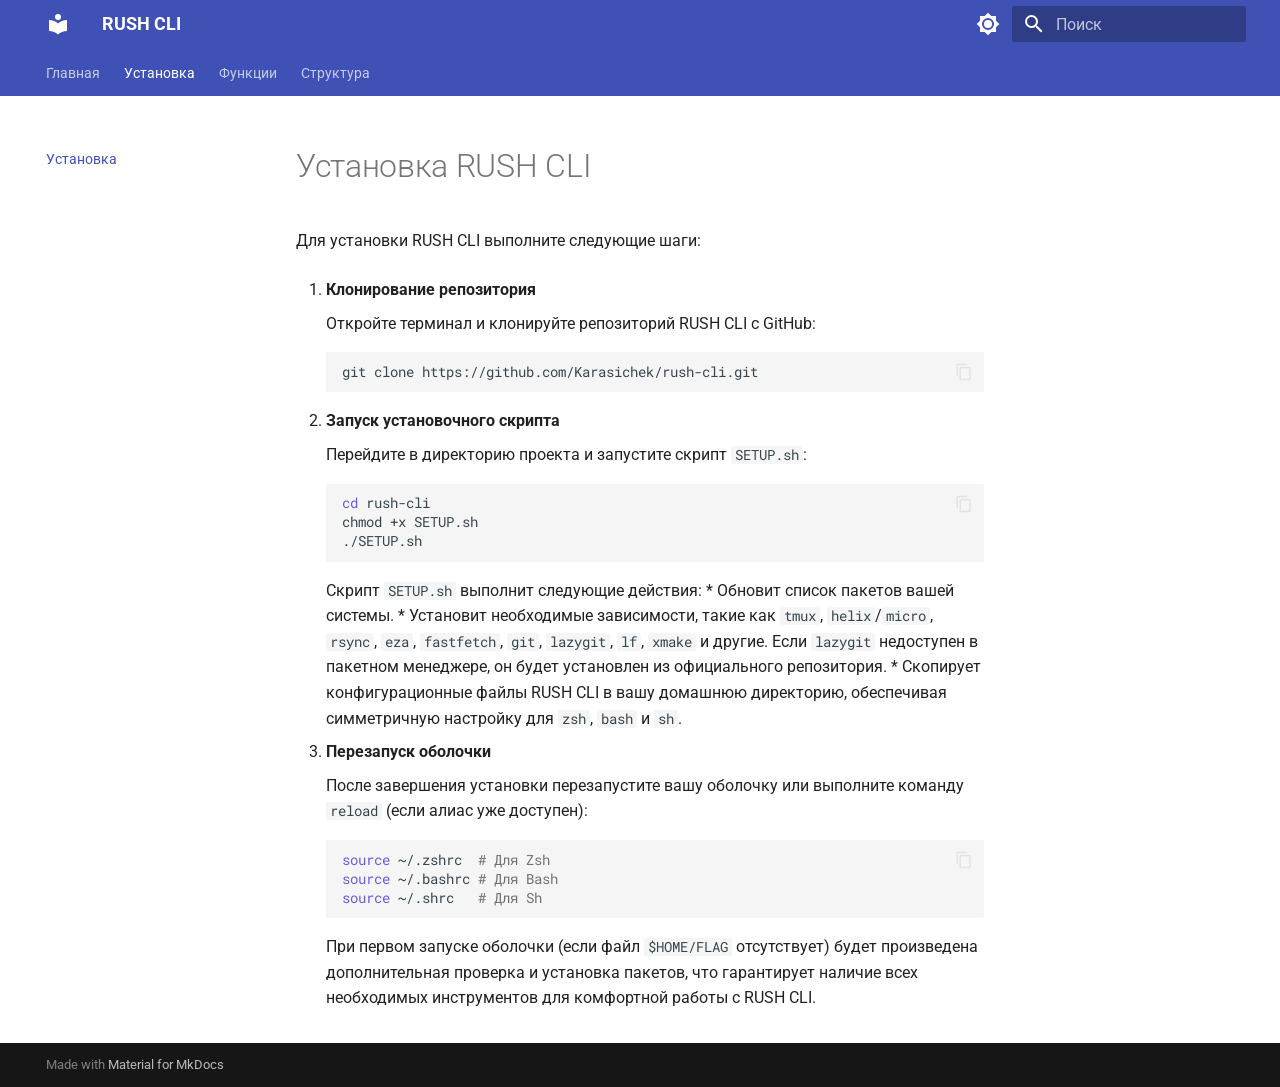
<file: site/installation/index.html>
<!doctype html>
<html lang="ru" class="no-js">
  <head>
    
      <meta charset="utf-8">
      <meta name="viewport" content="width=device-width,initial-scale=1">
      
        <meta name="description" content="Современная CLI-надстройка для Bash, Sh и Zsh">
      
      
        <meta name="author" content="General Spark Project">
      
      
      
        <link rel="prev" href="..">
      
      
        <link rel="next" href="../features/">
      
      
        
      
      
      <link rel="icon" href="../assets/images/favicon.png">
      <meta name="generator" content="mkdocs-1.6.1, mkdocs-material-9.7.6">
    
    
      
        <title>Установка - RUSH CLI</title>
      
    
    
      <link rel="stylesheet" href="../assets/stylesheets/main.484c7ddc.min.css">
      
        
        <link rel="stylesheet" href="../assets/stylesheets/palette.ab4e12ef.min.css">
      
      


    
    
      
    
    
      
        
        
        <link rel="preconnect" href="https://fonts.gstatic.com" crossorigin>
        <link rel="stylesheet" href="https://fonts.googleapis.com/css?family=Roboto:300,300i,400,400i,700,700i%7CRoboto+Mono:400,400i,700,700i&display=fallback">
        <style>:root{--md-text-font:"Roboto";--md-code-font:"Roboto Mono"}</style>
      
    
    
    <script>__md_scope=new URL("..",location),__md_hash=e=>[...e].reduce(((e,_)=>(e<<5)-e+_.charCodeAt(0)),0),__md_get=(e,_=localStorage,t=__md_scope)=>JSON.parse(_.getItem(t.pathname+"."+e)),__md_set=(e,_,t=localStorage,a=__md_scope)=>{try{t.setItem(a.pathname+"."+e,JSON.stringify(_))}catch(e){}}</script>
    
      

    
    
  </head>
  
  
    
    
      
    
    
    
    
    <body dir="ltr" data-md-color-scheme="default" data-md-color-primary="indigo" data-md-color-accent="indigo">
  
    
    <input class="md-toggle" data-md-toggle="drawer" type="checkbox" id="__drawer" autocomplete="off">
    <input class="md-toggle" data-md-toggle="search" type="checkbox" id="__search" autocomplete="off">
    <label class="md-overlay" for="__drawer"></label>
    <div data-md-component="skip">
      
        
        <a href="#rush-cli" class="md-skip">
          Перейти к содержанию
        </a>
      
    </div>
    <div data-md-component="announce">
      
    </div>
    
    
      

<header class="md-header" data-md-component="header">
  <nav class="md-header__inner md-grid" aria-label="Верхний колонтитул">
    <a href=".." title="RUSH CLI" class="md-header__button md-logo" aria-label="RUSH CLI" data-md-component="logo">
      
  
  <svg xmlns="http://www.w3.org/2000/svg" viewBox="0 0 24 24"><path d="M12 8a3 3 0 0 0 3-3 3 3 0 0 0-3-3 3 3 0 0 0-3 3 3 3 0 0 0 3 3m0 3.54C9.64 9.35 6.5 8 3 8v11c3.5 0 6.64 1.35 9 3.54 2.36-2.19 5.5-3.54 9-3.54V8c-3.5 0-6.64 1.35-9 3.54"/></svg>

    </a>
    <label class="md-header__button md-icon" for="__drawer">
      
      <svg xmlns="http://www.w3.org/2000/svg" viewBox="0 0 24 24"><path d="M3 6h18v2H3zm0 5h18v2H3zm0 5h18v2H3z"/></svg>
    </label>
    <div class="md-header__title" data-md-component="header-title">
      <div class="md-header__ellipsis">
        <div class="md-header__topic">
          <span class="md-ellipsis">
            RUSH CLI
          </span>
        </div>
        <div class="md-header__topic" data-md-component="header-topic">
          <span class="md-ellipsis">
            
              Установка
            
          </span>
        </div>
      </div>
    </div>
    
      
        <form class="md-header__option" data-md-component="palette">
  
    
    
    
    <input class="md-option" data-md-color-media="" data-md-color-scheme="default" data-md-color-primary="indigo" data-md-color-accent="indigo"  aria-label="Switch to dark mode"  type="radio" name="__palette" id="__palette_0">
    
      <label class="md-header__button md-icon" title="Switch to dark mode" for="__palette_1" hidden>
        <svg xmlns="http://www.w3.org/2000/svg" viewBox="0 0 24 24"><path d="M12 8a4 4 0 0 0-4 4 4 4 0 0 0 4 4 4 4 0 0 0 4-4 4 4 0 0 0-4-4m0 10a6 6 0 0 1-6-6 6 6 0 0 1 6-6 6 6 0 0 1 6 6 6 6 0 0 1-6 6m8-9.31V4h-4.69L12 .69 8.69 4H4v4.69L.69 12 4 15.31V20h4.69L12 23.31 15.31 20H20v-4.69L23.31 12z"/></svg>
      </label>
    
  
    
    
    
    <input class="md-option" data-md-color-media="" data-md-color-scheme="slate" data-md-color-primary="indigo" data-md-color-accent="indigo"  aria-label="Switch to light mode"  type="radio" name="__palette" id="__palette_1">
    
      <label class="md-header__button md-icon" title="Switch to light mode" for="__palette_0" hidden>
        <svg xmlns="http://www.w3.org/2000/svg" viewBox="0 0 24 24"><path d="M12 18c-.89 0-1.74-.2-2.5-.55C11.56 16.5 13 14.42 13 12s-1.44-4.5-3.5-5.45C10.26 6.2 11.11 6 12 6a6 6 0 0 1 6 6 6 6 0 0 1-6 6m8-9.31V4h-4.69L12 .69 8.69 4H4v4.69L.69 12 4 15.31V20h4.69L12 23.31 15.31 20H20v-4.69L23.31 12z"/></svg>
      </label>
    
  
</form>
      
    
    
      <script>var palette=__md_get("__palette");if(palette&&palette.color){if("(prefers-color-scheme)"===palette.color.media){var media=matchMedia("(prefers-color-scheme: light)"),input=document.querySelector(media.matches?"[data-md-color-media='(prefers-color-scheme: light)']":"[data-md-color-media='(prefers-color-scheme: dark)']");palette.color.media=input.getAttribute("data-md-color-media"),palette.color.scheme=input.getAttribute("data-md-color-scheme"),palette.color.primary=input.getAttribute("data-md-color-primary"),palette.color.accent=input.getAttribute("data-md-color-accent")}for(var[key,value]of Object.entries(palette.color))document.body.setAttribute("data-md-color-"+key,value)}</script>
    
    
    
      
      
        <label class="md-header__button md-icon" for="__search">
          
          <svg xmlns="http://www.w3.org/2000/svg" viewBox="0 0 24 24"><path d="M9.5 3A6.5 6.5 0 0 1 16 9.5c0 1.61-.59 3.09-1.56 4.23l.27.27h.79l5 5-1.5 1.5-5-5v-.79l-.27-.27A6.52 6.52 0 0 1 9.5 16 6.5 6.5 0 0 1 3 9.5 6.5 6.5 0 0 1 9.5 3m0 2C7 5 5 7 5 9.5S7 14 9.5 14 14 12 14 9.5 12 5 9.5 5"/></svg>
        </label>
        <div class="md-search" data-md-component="search" role="dialog">
  <label class="md-search__overlay" for="__search"></label>
  <div class="md-search__inner" role="search">
    <form class="md-search__form" name="search">
      <input type="text" class="md-search__input" name="query" aria-label="Поиск" placeholder="Поиск" autocapitalize="off" autocorrect="off" autocomplete="off" spellcheck="false" data-md-component="search-query" required>
      <label class="md-search__icon md-icon" for="__search">
        
        <svg xmlns="http://www.w3.org/2000/svg" viewBox="0 0 24 24"><path d="M9.5 3A6.5 6.5 0 0 1 16 9.5c0 1.61-.59 3.09-1.56 4.23l.27.27h.79l5 5-1.5 1.5-5-5v-.79l-.27-.27A6.52 6.52 0 0 1 9.5 16 6.5 6.5 0 0 1 3 9.5 6.5 6.5 0 0 1 9.5 3m0 2C7 5 5 7 5 9.5S7 14 9.5 14 14 12 14 9.5 12 5 9.5 5"/></svg>
        
        <svg xmlns="http://www.w3.org/2000/svg" viewBox="0 0 24 24"><path d="M20 11v2H8l5.5 5.5-1.42 1.42L4.16 12l7.92-7.92L13.5 5.5 8 11z"/></svg>
      </label>
      <nav class="md-search__options" aria-label="Поиск">
        
        <button type="reset" class="md-search__icon md-icon" title="Очистить" aria-label="Очистить" tabindex="-1">
          
          <svg xmlns="http://www.w3.org/2000/svg" viewBox="0 0 24 24"><path d="M19 6.41 17.59 5 12 10.59 6.41 5 5 6.41 10.59 12 5 17.59 6.41 19 12 13.41 17.59 19 19 17.59 13.41 12z"/></svg>
        </button>
      </nav>
      
        <div class="md-search__suggest" data-md-component="search-suggest"></div>
      
    </form>
    <div class="md-search__output">
      <div class="md-search__scrollwrap" tabindex="0" data-md-scrollfix>
        <div class="md-search-result" data-md-component="search-result">
          <div class="md-search-result__meta">
            Инициализация поиска
          </div>
          <ol class="md-search-result__list" role="presentation"></ol>
        </div>
      </div>
    </div>
  </div>
</div>
      
    
    
  </nav>
  
</header>
    
    <div class="md-container" data-md-component="container">
      
      
        
          
            
<nav class="md-tabs" aria-label="Вкладки" data-md-component="tabs">
  <div class="md-grid">
    <ul class="md-tabs__list">
      
        
  
  
  
  
    <li class="md-tabs__item">
      <a href=".." class="md-tabs__link">
        
  
  
    
  
  Главная

      </a>
    </li>
  

      
        
  
  
  
    
  
  
    <li class="md-tabs__item md-tabs__item--active">
      <a href="./" class="md-tabs__link">
        
  
  
    
  
  Установка

      </a>
    </li>
  

      
        
  
  
  
  
    <li class="md-tabs__item">
      <a href="../features/" class="md-tabs__link">
        
  
  
    
  
  Функции

      </a>
    </li>
  

      
        
  
  
  
  
    <li class="md-tabs__item">
      <a href="../structure/" class="md-tabs__link">
        
  
  
    
  
  Структура

      </a>
    </li>
  

      
    </ul>
  </div>
</nav>
          
        
      
      <main class="md-main" data-md-component="main">
        <div class="md-main__inner md-grid">
          
            
              
              <div class="md-sidebar md-sidebar--primary" data-md-component="sidebar" data-md-type="navigation" >
                <div class="md-sidebar__scrollwrap">
                  <div class="md-sidebar__inner">
                    


  


<nav class="md-nav md-nav--primary md-nav--lifted" aria-label="Навигация" data-md-level="0">
  <label class="md-nav__title" for="__drawer">
    <a href=".." title="RUSH CLI" class="md-nav__button md-logo" aria-label="RUSH CLI" data-md-component="logo">
      
  
  <svg xmlns="http://www.w3.org/2000/svg" viewBox="0 0 24 24"><path d="M12 8a3 3 0 0 0 3-3 3 3 0 0 0-3-3 3 3 0 0 0-3 3 3 3 0 0 0 3 3m0 3.54C9.64 9.35 6.5 8 3 8v11c3.5 0 6.64 1.35 9 3.54 2.36-2.19 5.5-3.54 9-3.54V8c-3.5 0-6.64 1.35-9 3.54"/></svg>

    </a>
    RUSH CLI
  </label>
  
  <ul class="md-nav__list" data-md-scrollfix>
    
      
      
  
  
  
  
    <li class="md-nav__item">
      <a href=".." class="md-nav__link">
        
  
  
  <span class="md-ellipsis">
    
  
    Главная
  

    
  </span>
  
  

      </a>
    </li>
  

    
      
      
  
  
    
  
  
  
    <li class="md-nav__item md-nav__item--active">
      
      <input class="md-nav__toggle md-toggle" type="checkbox" id="__toc">
      
      
        
      
      
      <a href="./" class="md-nav__link md-nav__link--active">
        
  
  
  <span class="md-ellipsis">
    
  
    Установка
  

    
  </span>
  
  

      </a>
      
    </li>
  

    
      
      
  
  
  
  
    <li class="md-nav__item">
      <a href="../features/" class="md-nav__link">
        
  
  
  <span class="md-ellipsis">
    
  
    Функции
  

    
  </span>
  
  

      </a>
    </li>
  

    
      
      
  
  
  
  
    <li class="md-nav__item">
      <a href="../structure/" class="md-nav__link">
        
  
  
  <span class="md-ellipsis">
    
  
    Структура
  

    
  </span>
  
  

      </a>
    </li>
  

    
  </ul>
</nav>
                  </div>
                </div>
              </div>
            
            
              
              <div class="md-sidebar md-sidebar--secondary" data-md-component="sidebar" data-md-type="toc" >
                <div class="md-sidebar__scrollwrap">
                  <div class="md-sidebar__inner">
                    

<nav class="md-nav md-nav--secondary" aria-label="Содержание">
  
  
  
    
  
  
</nav>
                  </div>
                </div>
              </div>
            
          
          
            <div class="md-content" data-md-component="content">
              
              <article class="md-content__inner md-typeset">
                
                  



<h1 id="rush-cli">Установка RUSH CLI</h1>
<p>Для установки RUSH CLI выполните следующие шаги:</p>
<ol>
<li>
<p><strong>Клонирование репозитория</strong></p>
<p>Откройте терминал и клонируйте репозиторий RUSH CLI с GitHub:</p>
<div class="highlight"><pre><span></span><code><a id="__codelineno-0-1" name="__codelineno-0-1" href="#__codelineno-0-1"></a>git<span class="w"> </span>clone<span class="w"> </span>https://github.com/Karasichek/rush-cli.git
</code></pre></div>
</li>
<li>
<p><strong>Запуск установочного скрипта</strong></p>
<p>Перейдите в директорию проекта и запустите скрипт <code>SETUP.sh</code>:</p>
<div class="highlight"><pre><span></span><code><a id="__codelineno-1-1" name="__codelineno-1-1" href="#__codelineno-1-1"></a><span class="nb">cd</span><span class="w"> </span>rush-cli
<a id="__codelineno-1-2" name="__codelineno-1-2" href="#__codelineno-1-2"></a>chmod<span class="w"> </span>+x<span class="w"> </span>SETUP.sh
<a id="__codelineno-1-3" name="__codelineno-1-3" href="#__codelineno-1-3"></a>./SETUP.sh
</code></pre></div>
<p>Скрипт <code>SETUP.sh</code> выполнит следующие действия:
*   Обновит список пакетов вашей системы.
*   Установит необходимые зависимости, такие как <code>tmux</code>, <code>helix</code>/<code>micro</code>, <code>rsync</code>, <code>eza</code>, <code>fastfetch</code>, <code>git</code>, <code>lazygit</code>, <code>lf</code>, <code>xmake</code> и другие. Если <code>lazygit</code> недоступен в пакетном менеджере, он будет установлен из официального репозитория.
*   Скопирует конфигурационные файлы RUSH CLI в вашу домашнюю директорию, обеспечивая симметричную настройку для <code>zsh</code>, <code>bash</code> и <code>sh</code>.</p>
</li>
<li>
<p><strong>Перезапуск оболочки</strong></p>
<p>После завершения установки перезапустите вашу оболочку или выполните команду <code>reload</code> (если алиас уже доступен):</p>
<div class="highlight"><pre><span></span><code><a id="__codelineno-2-1" name="__codelineno-2-1" href="#__codelineno-2-1"></a><span class="nb">source</span><span class="w"> </span>~/.zshrc<span class="w">  </span><span class="c1"># Для Zsh</span>
<a id="__codelineno-2-2" name="__codelineno-2-2" href="#__codelineno-2-2"></a><span class="nb">source</span><span class="w"> </span>~/.bashrc<span class="w"> </span><span class="c1"># Для Bash</span>
<a id="__codelineno-2-3" name="__codelineno-2-3" href="#__codelineno-2-3"></a><span class="nb">source</span><span class="w"> </span>~/.shrc<span class="w">   </span><span class="c1"># Для Sh</span>
</code></pre></div>
<p>При первом запуске оболочки (если файл <code>$HOME/FLAG</code> отсутствует) будет произведена дополнительная проверка и установка пакетов, что гарантирует наличие всех необходимых инструментов для комфортной работы с RUSH CLI.</p>
</li>
</ol>












                
              </article>
            </div>
          
          
<script>var target=document.getElementById(location.hash.slice(1));target&&target.name&&(target.checked=target.name.startsWith("__tabbed_"))</script>
        </div>
        
          <button type="button" class="md-top md-icon" data-md-component="top" hidden>
  
  <svg xmlns="http://www.w3.org/2000/svg" viewBox="0 0 24 24"><path d="M13 20h-2V8l-5.5 5.5-1.42-1.42L12 4.16l7.92 7.92-1.42 1.42L13 8z"/></svg>
  К началу
</button>
        
      </main>
      
        <footer class="md-footer">
  
  <div class="md-footer-meta md-typeset">
    <div class="md-footer-meta__inner md-grid">
      <div class="md-copyright">
  
  
    Made with
    <a href="https://squidfunk.github.io/mkdocs-material/" target="_blank" rel="noopener">
      Material for MkDocs
    </a>
  
</div>
      
    </div>
  </div>
</footer>
      
    </div>
    <div class="md-dialog" data-md-component="dialog">
      <div class="md-dialog__inner md-typeset"></div>
    </div>
    
    
    
      
      
      <script id="__config" type="application/json">{"annotate": null, "base": "..", "features": ["navigation.tabs", "navigation.sections", "navigation.top", "search.suggest", "search.highlight", "content.code.copy"], "search": "../assets/javascripts/workers/search.2c215733.min.js", "tags": null, "translations": {"clipboard.copied": "\u0421\u043a\u043e\u043f\u0438\u0440\u043e\u0432\u0430\u043d\u043e \u0432 \u0431\u0443\u0444\u0435\u0440", "clipboard.copy": "\u041a\u043e\u043f\u0438\u0440\u043e\u0432\u0430\u0442\u044c \u0432 \u0431\u0443\u0444\u0435\u0440", "search.result.more.one": "\u0415\u0449\u0451 1 \u043d\u0430 \u044d\u0442\u043e\u0439 \u0441\u0442\u0440\u0430\u043d\u0438\u0446\u0435", "search.result.more.other": "\u0415\u0449\u0451 # \u043d\u0430 \u044d\u0442\u043e\u0439 \u0441\u0442\u0440\u0430\u043d\u0438\u0446\u0435", "search.result.none": "\u0421\u043e\u0432\u043f\u0430\u0434\u0435\u043d\u0438\u0439 \u043d\u0435 \u043d\u0430\u0439\u0434\u0435\u043d\u043e", "search.result.one": "\u041d\u0430\u0439\u0434\u0435\u043d\u043e 1 \u0441\u043e\u0432\u043f\u0430\u0434\u0435\u043d\u0438\u0435", "search.result.other": "\u041d\u0430\u0439\u0434\u0435\u043d\u043e \u0441\u043e\u0432\u043f\u0430\u0434\u0435\u043d\u0438\u0439: #", "search.result.placeholder": "\u041d\u0430\u0447\u043d\u0438\u0442\u0435 \u043f\u0435\u0447\u0430\u0442\u0430\u0442\u044c \u0434\u043b\u044f \u043f\u043e\u0438\u0441\u043a\u0430", "search.result.term.missing": "\u041e\u0442\u0441\u0443\u0442\u0441\u0442\u0432\u0443\u0435\u0442", "select.version": "\u0412\u044b\u0431\u0435\u0440\u0438\u0442\u0435 \u0432\u0435\u0440\u0441\u0438\u044e"}, "version": null}</script>
    
    
      <script src="../assets/javascripts/bundle.79ae519e.min.js"></script>
      
    
  </body>
</html>
</file>
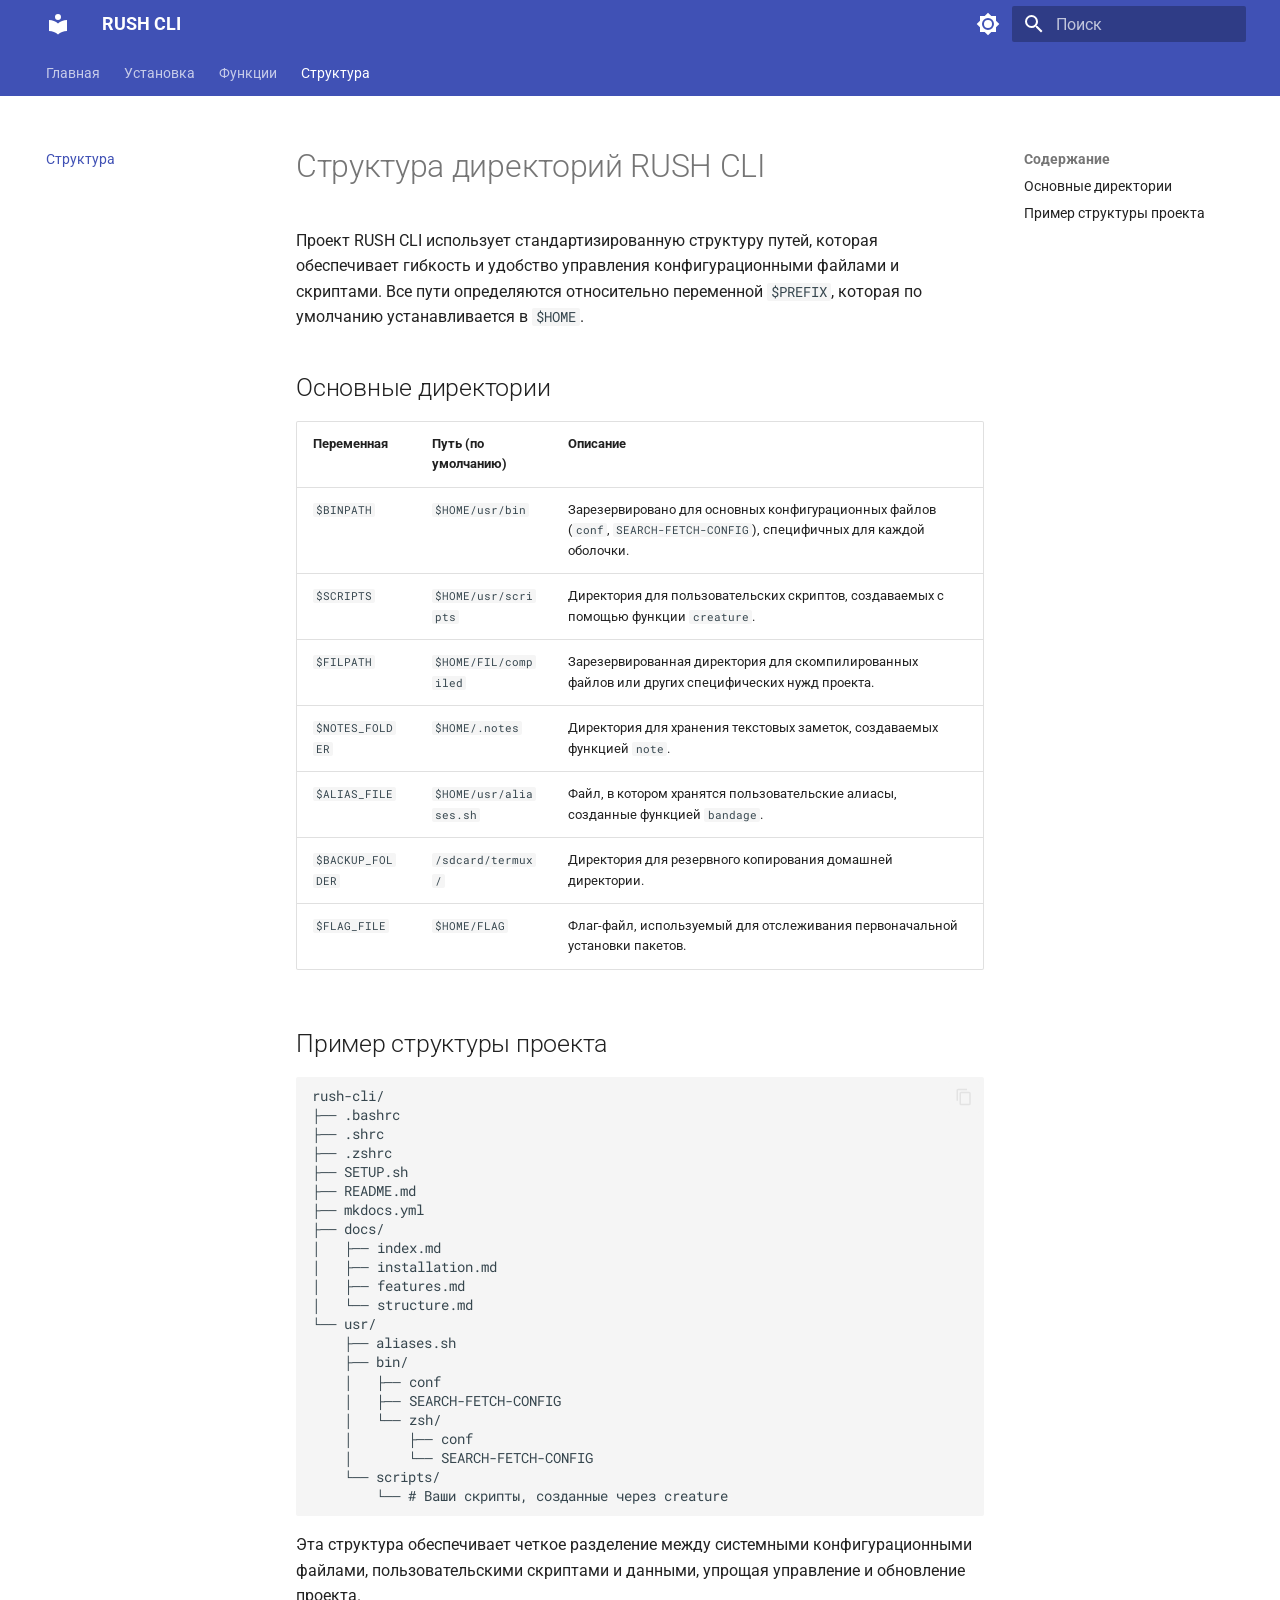
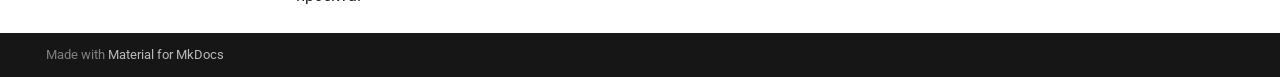
<file: site/structure/index.html>
<!doctype html>
<html lang="ru" class="no-js">
  <head>
    
      <meta charset="utf-8">
      <meta name="viewport" content="width=device-width,initial-scale=1">
      
        <meta name="description" content="Современная CLI-надстройка для Bash, Sh и Zsh">
      
      
        <meta name="author" content="General Spark Project">
      
      
      
        <link rel="prev" href="../features/">
      
      
      
        
      
      
      <link rel="icon" href="../assets/images/favicon.png">
      <meta name="generator" content="mkdocs-1.6.1, mkdocs-material-9.7.6">
    
    
      
        <title>Структура - RUSH CLI</title>
      
    
    
      <link rel="stylesheet" href="../assets/stylesheets/main.484c7ddc.min.css">
      
        
        <link rel="stylesheet" href="../assets/stylesheets/palette.ab4e12ef.min.css">
      
      


    
    
      
    
    
      
        
        
        <link rel="preconnect" href="https://fonts.gstatic.com" crossorigin>
        <link rel="stylesheet" href="https://fonts.googleapis.com/css?family=Roboto:300,300i,400,400i,700,700i%7CRoboto+Mono:400,400i,700,700i&display=fallback">
        <style>:root{--md-text-font:"Roboto";--md-code-font:"Roboto Mono"}</style>
      
    
    
    <script>__md_scope=new URL("..",location),__md_hash=e=>[...e].reduce(((e,_)=>(e<<5)-e+_.charCodeAt(0)),0),__md_get=(e,_=localStorage,t=__md_scope)=>JSON.parse(_.getItem(t.pathname+"."+e)),__md_set=(e,_,t=localStorage,a=__md_scope)=>{try{t.setItem(a.pathname+"."+e,JSON.stringify(_))}catch(e){}}</script>
    
      

    
    
  </head>
  
  
    
    
      
    
    
    
    
    <body dir="ltr" data-md-color-scheme="default" data-md-color-primary="indigo" data-md-color-accent="indigo">
  
    
    <input class="md-toggle" data-md-toggle="drawer" type="checkbox" id="__drawer" autocomplete="off">
    <input class="md-toggle" data-md-toggle="search" type="checkbox" id="__search" autocomplete="off">
    <label class="md-overlay" for="__drawer"></label>
    <div data-md-component="skip">
      
        
        <a href="#rush-cli" class="md-skip">
          Перейти к содержанию
        </a>
      
    </div>
    <div data-md-component="announce">
      
    </div>
    
    
      

<header class="md-header" data-md-component="header">
  <nav class="md-header__inner md-grid" aria-label="Верхний колонтитул">
    <a href=".." title="RUSH CLI" class="md-header__button md-logo" aria-label="RUSH CLI" data-md-component="logo">
      
  
  <svg xmlns="http://www.w3.org/2000/svg" viewBox="0 0 24 24"><path d="M12 8a3 3 0 0 0 3-3 3 3 0 0 0-3-3 3 3 0 0 0-3 3 3 3 0 0 0 3 3m0 3.54C9.64 9.35 6.5 8 3 8v11c3.5 0 6.64 1.35 9 3.54 2.36-2.19 5.5-3.54 9-3.54V8c-3.5 0-6.64 1.35-9 3.54"/></svg>

    </a>
    <label class="md-header__button md-icon" for="__drawer">
      
      <svg xmlns="http://www.w3.org/2000/svg" viewBox="0 0 24 24"><path d="M3 6h18v2H3zm0 5h18v2H3zm0 5h18v2H3z"/></svg>
    </label>
    <div class="md-header__title" data-md-component="header-title">
      <div class="md-header__ellipsis">
        <div class="md-header__topic">
          <span class="md-ellipsis">
            RUSH CLI
          </span>
        </div>
        <div class="md-header__topic" data-md-component="header-topic">
          <span class="md-ellipsis">
            
              Структура
            
          </span>
        </div>
      </div>
    </div>
    
      
        <form class="md-header__option" data-md-component="palette">
  
    
    
    
    <input class="md-option" data-md-color-media="" data-md-color-scheme="default" data-md-color-primary="indigo" data-md-color-accent="indigo"  aria-label="Switch to dark mode"  type="radio" name="__palette" id="__palette_0">
    
      <label class="md-header__button md-icon" title="Switch to dark mode" for="__palette_1" hidden>
        <svg xmlns="http://www.w3.org/2000/svg" viewBox="0 0 24 24"><path d="M12 8a4 4 0 0 0-4 4 4 4 0 0 0 4 4 4 4 0 0 0 4-4 4 4 0 0 0-4-4m0 10a6 6 0 0 1-6-6 6 6 0 0 1 6-6 6 6 0 0 1 6 6 6 6 0 0 1-6 6m8-9.31V4h-4.69L12 .69 8.69 4H4v4.69L.69 12 4 15.31V20h4.69L12 23.31 15.31 20H20v-4.69L23.31 12z"/></svg>
      </label>
    
  
    
    
    
    <input class="md-option" data-md-color-media="" data-md-color-scheme="slate" data-md-color-primary="indigo" data-md-color-accent="indigo"  aria-label="Switch to light mode"  type="radio" name="__palette" id="__palette_1">
    
      <label class="md-header__button md-icon" title="Switch to light mode" for="__palette_0" hidden>
        <svg xmlns="http://www.w3.org/2000/svg" viewBox="0 0 24 24"><path d="M12 18c-.89 0-1.74-.2-2.5-.55C11.56 16.5 13 14.42 13 12s-1.44-4.5-3.5-5.45C10.26 6.2 11.11 6 12 6a6 6 0 0 1 6 6 6 6 0 0 1-6 6m8-9.31V4h-4.69L12 .69 8.69 4H4v4.69L.69 12 4 15.31V20h4.69L12 23.31 15.31 20H20v-4.69L23.31 12z"/></svg>
      </label>
    
  
</form>
      
    
    
      <script>var palette=__md_get("__palette");if(palette&&palette.color){if("(prefers-color-scheme)"===palette.color.media){var media=matchMedia("(prefers-color-scheme: light)"),input=document.querySelector(media.matches?"[data-md-color-media='(prefers-color-scheme: light)']":"[data-md-color-media='(prefers-color-scheme: dark)']");palette.color.media=input.getAttribute("data-md-color-media"),palette.color.scheme=input.getAttribute("data-md-color-scheme"),palette.color.primary=input.getAttribute("data-md-color-primary"),palette.color.accent=input.getAttribute("data-md-color-accent")}for(var[key,value]of Object.entries(palette.color))document.body.setAttribute("data-md-color-"+key,value)}</script>
    
    
    
      
      
        <label class="md-header__button md-icon" for="__search">
          
          <svg xmlns="http://www.w3.org/2000/svg" viewBox="0 0 24 24"><path d="M9.5 3A6.5 6.5 0 0 1 16 9.5c0 1.61-.59 3.09-1.56 4.23l.27.27h.79l5 5-1.5 1.5-5-5v-.79l-.27-.27A6.52 6.52 0 0 1 9.5 16 6.5 6.5 0 0 1 3 9.5 6.5 6.5 0 0 1 9.5 3m0 2C7 5 5 7 5 9.5S7 14 9.5 14 14 12 14 9.5 12 5 9.5 5"/></svg>
        </label>
        <div class="md-search" data-md-component="search" role="dialog">
  <label class="md-search__overlay" for="__search"></label>
  <div class="md-search__inner" role="search">
    <form class="md-search__form" name="search">
      <input type="text" class="md-search__input" name="query" aria-label="Поиск" placeholder="Поиск" autocapitalize="off" autocorrect="off" autocomplete="off" spellcheck="false" data-md-component="search-query" required>
      <label class="md-search__icon md-icon" for="__search">
        
        <svg xmlns="http://www.w3.org/2000/svg" viewBox="0 0 24 24"><path d="M9.5 3A6.5 6.5 0 0 1 16 9.5c0 1.61-.59 3.09-1.56 4.23l.27.27h.79l5 5-1.5 1.5-5-5v-.79l-.27-.27A6.52 6.52 0 0 1 9.5 16 6.5 6.5 0 0 1 3 9.5 6.5 6.5 0 0 1 9.5 3m0 2C7 5 5 7 5 9.5S7 14 9.5 14 14 12 14 9.5 12 5 9.5 5"/></svg>
        
        <svg xmlns="http://www.w3.org/2000/svg" viewBox="0 0 24 24"><path d="M20 11v2H8l5.5 5.5-1.42 1.42L4.16 12l7.92-7.92L13.5 5.5 8 11z"/></svg>
      </label>
      <nav class="md-search__options" aria-label="Поиск">
        
        <button type="reset" class="md-search__icon md-icon" title="Очистить" aria-label="Очистить" tabindex="-1">
          
          <svg xmlns="http://www.w3.org/2000/svg" viewBox="0 0 24 24"><path d="M19 6.41 17.59 5 12 10.59 6.41 5 5 6.41 10.59 12 5 17.59 6.41 19 12 13.41 17.59 19 19 17.59 13.41 12z"/></svg>
        </button>
      </nav>
      
        <div class="md-search__suggest" data-md-component="search-suggest"></div>
      
    </form>
    <div class="md-search__output">
      <div class="md-search__scrollwrap" tabindex="0" data-md-scrollfix>
        <div class="md-search-result" data-md-component="search-result">
          <div class="md-search-result__meta">
            Инициализация поиска
          </div>
          <ol class="md-search-result__list" role="presentation"></ol>
        </div>
      </div>
    </div>
  </div>
</div>
      
    
    
  </nav>
  
</header>
    
    <div class="md-container" data-md-component="container">
      
      
        
          
            
<nav class="md-tabs" aria-label="Вкладки" data-md-component="tabs">
  <div class="md-grid">
    <ul class="md-tabs__list">
      
        
  
  
  
  
    <li class="md-tabs__item">
      <a href=".." class="md-tabs__link">
        
  
  
    
  
  Главная

      </a>
    </li>
  

      
        
  
  
  
  
    <li class="md-tabs__item">
      <a href="../installation/" class="md-tabs__link">
        
  
  
    
  
  Установка

      </a>
    </li>
  

      
        
  
  
  
  
    <li class="md-tabs__item">
      <a href="../features/" class="md-tabs__link">
        
  
  
    
  
  Функции

      </a>
    </li>
  

      
        
  
  
  
    
  
  
    <li class="md-tabs__item md-tabs__item--active">
      <a href="./" class="md-tabs__link">
        
  
  
    
  
  Структура

      </a>
    </li>
  

      
    </ul>
  </div>
</nav>
          
        
      
      <main class="md-main" data-md-component="main">
        <div class="md-main__inner md-grid">
          
            
              
              <div class="md-sidebar md-sidebar--primary" data-md-component="sidebar" data-md-type="navigation" >
                <div class="md-sidebar__scrollwrap">
                  <div class="md-sidebar__inner">
                    


  


<nav class="md-nav md-nav--primary md-nav--lifted" aria-label="Навигация" data-md-level="0">
  <label class="md-nav__title" for="__drawer">
    <a href=".." title="RUSH CLI" class="md-nav__button md-logo" aria-label="RUSH CLI" data-md-component="logo">
      
  
  <svg xmlns="http://www.w3.org/2000/svg" viewBox="0 0 24 24"><path d="M12 8a3 3 0 0 0 3-3 3 3 0 0 0-3-3 3 3 0 0 0-3 3 3 3 0 0 0 3 3m0 3.54C9.64 9.35 6.5 8 3 8v11c3.5 0 6.64 1.35 9 3.54 2.36-2.19 5.5-3.54 9-3.54V8c-3.5 0-6.64 1.35-9 3.54"/></svg>

    </a>
    RUSH CLI
  </label>
  
  <ul class="md-nav__list" data-md-scrollfix>
    
      
      
  
  
  
  
    <li class="md-nav__item">
      <a href=".." class="md-nav__link">
        
  
  
  <span class="md-ellipsis">
    
  
    Главная
  

    
  </span>
  
  

      </a>
    </li>
  

    
      
      
  
  
  
  
    <li class="md-nav__item">
      <a href="../installation/" class="md-nav__link">
        
  
  
  <span class="md-ellipsis">
    
  
    Установка
  

    
  </span>
  
  

      </a>
    </li>
  

    
      
      
  
  
  
  
    <li class="md-nav__item">
      <a href="../features/" class="md-nav__link">
        
  
  
  <span class="md-ellipsis">
    
  
    Функции
  

    
  </span>
  
  

      </a>
    </li>
  

    
      
      
  
  
    
  
  
  
    <li class="md-nav__item md-nav__item--active">
      
      <input class="md-nav__toggle md-toggle" type="checkbox" id="__toc">
      
      
        
      
      
        <label class="md-nav__link md-nav__link--active" for="__toc">
          
  
  
  <span class="md-ellipsis">
    
  
    Структура
  

    
  </span>
  
  

          <span class="md-nav__icon md-icon"></span>
        </label>
      
      <a href="./" class="md-nav__link md-nav__link--active">
        
  
  
  <span class="md-ellipsis">
    
  
    Структура
  

    
  </span>
  
  

      </a>
      
        

<nav class="md-nav md-nav--secondary" aria-label="Содержание">
  
  
  
    
  
  
    <label class="md-nav__title" for="__toc">
      <span class="md-nav__icon md-icon"></span>
      Содержание
    </label>
    <ul class="md-nav__list" data-md-component="toc" data-md-scrollfix>
      
        <li class="md-nav__item">
  <a href="#_1" class="md-nav__link">
    <span class="md-ellipsis">
      
        Основные директории
      
    </span>
  </a>
  
</li>
      
        <li class="md-nav__item">
  <a href="#_2" class="md-nav__link">
    <span class="md-ellipsis">
      
        Пример структуры проекта
      
    </span>
  </a>
  
</li>
      
    </ul>
  
</nav>
      
    </li>
  

    
  </ul>
</nav>
                  </div>
                </div>
              </div>
            
            
              
              <div class="md-sidebar md-sidebar--secondary" data-md-component="sidebar" data-md-type="toc" >
                <div class="md-sidebar__scrollwrap">
                  <div class="md-sidebar__inner">
                    

<nav class="md-nav md-nav--secondary" aria-label="Содержание">
  
  
  
    
  
  
    <label class="md-nav__title" for="__toc">
      <span class="md-nav__icon md-icon"></span>
      Содержание
    </label>
    <ul class="md-nav__list" data-md-component="toc" data-md-scrollfix>
      
        <li class="md-nav__item">
  <a href="#_1" class="md-nav__link">
    <span class="md-ellipsis">
      
        Основные директории
      
    </span>
  </a>
  
</li>
      
        <li class="md-nav__item">
  <a href="#_2" class="md-nav__link">
    <span class="md-ellipsis">
      
        Пример структуры проекта
      
    </span>
  </a>
  
</li>
      
    </ul>
  
</nav>
                  </div>
                </div>
              </div>
            
          
          
            <div class="md-content" data-md-component="content">
              
              <article class="md-content__inner md-typeset">
                
                  



<h1 id="rush-cli">Структура директорий RUSH CLI</h1>
<p>Проект RUSH CLI использует стандартизированную структуру путей, которая обеспечивает гибкость и удобство управления конфигурационными файлами и скриптами. Все пути определяются относительно переменной <code>$PREFIX</code>, которая по умолчанию устанавливается в <code>$HOME</code>.</p>
<h2 id="_1">Основные директории</h2>
<table>
<thead>
<tr>
<th style="text-align: left;">Переменная</th>
<th style="text-align: left;">Путь (по умолчанию)</th>
<th style="text-align: left;">Описание</th>
</tr>
</thead>
<tbody>
<tr>
<td style="text-align: left;"><code>$BINPATH</code></td>
<td style="text-align: left;"><code>$HOME/usr/bin</code></td>
<td style="text-align: left;">Зарезервировано для основных конфигурационных файлов (<code>conf</code>, <code>SEARCH-FETCH-CONFIG</code>), специфичных для каждой оболочки.</td>
</tr>
<tr>
<td style="text-align: left;"><code>$SCRIPTS</code></td>
<td style="text-align: left;"><code>$HOME/usr/scripts</code></td>
<td style="text-align: left;">Директория для пользовательских скриптов, создаваемых с помощью функции <code>creature</code>.</td>
</tr>
<tr>
<td style="text-align: left;"><code>$FILPATH</code></td>
<td style="text-align: left;"><code>$HOME/FIL/compiled</code></td>
<td style="text-align: left;">Зарезервированная директория для скомпилированных файлов или других специфических нужд проекта.</td>
</tr>
<tr>
<td style="text-align: left;"><code>$NOTES_FOLDER</code></td>
<td style="text-align: left;"><code>$HOME/.notes</code></td>
<td style="text-align: left;">Директория для хранения текстовых заметок, создаваемых функцией <code>note</code>.</td>
</tr>
<tr>
<td style="text-align: left;"><code>$ALIAS_FILE</code></td>
<td style="text-align: left;"><code>$HOME/usr/aliases.sh</code></td>
<td style="text-align: left;">Файл, в котором хранятся пользовательские алиасы, созданные функцией <code>bandage</code>.</td>
</tr>
<tr>
<td style="text-align: left;"><code>$BACKUP_FOLDER</code></td>
<td style="text-align: left;"><code>/sdcard/termux/</code></td>
<td style="text-align: left;">Директория для резервного копирования домашней директории.</td>
</tr>
<tr>
<td style="text-align: left;"><code>$FLAG_FILE</code></td>
<td style="text-align: left;"><code>$HOME/FLAG</code></td>
<td style="text-align: left;">Флаг-файл, используемый для отслеживания первоначальной установки пакетов.</td>
</tr>
</tbody>
</table>
<h2 id="_2">Пример структуры проекта</h2>
<div class="highlight"><pre><span></span><code><a id="__codelineno-0-1" name="__codelineno-0-1" href="#__codelineno-0-1"></a>rush-cli/
<a id="__codelineno-0-2" name="__codelineno-0-2" href="#__codelineno-0-2"></a>├── .bashrc
<a id="__codelineno-0-3" name="__codelineno-0-3" href="#__codelineno-0-3"></a>├── .shrc
<a id="__codelineno-0-4" name="__codelineno-0-4" href="#__codelineno-0-4"></a>├── .zshrc
<a id="__codelineno-0-5" name="__codelineno-0-5" href="#__codelineno-0-5"></a>├── SETUP.sh
<a id="__codelineno-0-6" name="__codelineno-0-6" href="#__codelineno-0-6"></a>├── README.md
<a id="__codelineno-0-7" name="__codelineno-0-7" href="#__codelineno-0-7"></a>├── mkdocs.yml
<a id="__codelineno-0-8" name="__codelineno-0-8" href="#__codelineno-0-8"></a>├── docs/
<a id="__codelineno-0-9" name="__codelineno-0-9" href="#__codelineno-0-9"></a>│   ├── index.md
<a id="__codelineno-0-10" name="__codelineno-0-10" href="#__codelineno-0-10"></a>│   ├── installation.md
<a id="__codelineno-0-11" name="__codelineno-0-11" href="#__codelineno-0-11"></a>│   ├── features.md
<a id="__codelineno-0-12" name="__codelineno-0-12" href="#__codelineno-0-12"></a>│   └── structure.md
<a id="__codelineno-0-13" name="__codelineno-0-13" href="#__codelineno-0-13"></a>└── usr/
<a id="__codelineno-0-14" name="__codelineno-0-14" href="#__codelineno-0-14"></a>    ├── aliases.sh
<a id="__codelineno-0-15" name="__codelineno-0-15" href="#__codelineno-0-15"></a>    ├── bin/
<a id="__codelineno-0-16" name="__codelineno-0-16" href="#__codelineno-0-16"></a>    │   ├── conf
<a id="__codelineno-0-17" name="__codelineno-0-17" href="#__codelineno-0-17"></a>    │   ├── SEARCH-FETCH-CONFIG
<a id="__codelineno-0-18" name="__codelineno-0-18" href="#__codelineno-0-18"></a>    │   └── zsh/
<a id="__codelineno-0-19" name="__codelineno-0-19" href="#__codelineno-0-19"></a>    │       ├── conf
<a id="__codelineno-0-20" name="__codelineno-0-20" href="#__codelineno-0-20"></a>    │       └── SEARCH-FETCH-CONFIG
<a id="__codelineno-0-21" name="__codelineno-0-21" href="#__codelineno-0-21"></a>    └── scripts/
<a id="__codelineno-0-22" name="__codelineno-0-22" href="#__codelineno-0-22"></a>        └── # Ваши скрипты, созданные через creature
</code></pre></div>
<p>Эта структура обеспечивает четкое разделение между системными конфигурационными файлами, пользовательскими скриптами и данными, упрощая управление и обновление проекта.</p>












                
              </article>
            </div>
          
          
<script>var target=document.getElementById(location.hash.slice(1));target&&target.name&&(target.checked=target.name.startsWith("__tabbed_"))</script>
        </div>
        
          <button type="button" class="md-top md-icon" data-md-component="top" hidden>
  
  <svg xmlns="http://www.w3.org/2000/svg" viewBox="0 0 24 24"><path d="M13 20h-2V8l-5.5 5.5-1.42-1.42L12 4.16l7.92 7.92-1.42 1.42L13 8z"/></svg>
  К началу
</button>
        
      </main>
      
        <footer class="md-footer">
  
  <div class="md-footer-meta md-typeset">
    <div class="md-footer-meta__inner md-grid">
      <div class="md-copyright">
  
  
    Made with
    <a href="https://squidfunk.github.io/mkdocs-material/" target="_blank" rel="noopener">
      Material for MkDocs
    </a>
  
</div>
      
    </div>
  </div>
</footer>
      
    </div>
    <div class="md-dialog" data-md-component="dialog">
      <div class="md-dialog__inner md-typeset"></div>
    </div>
    
    
    
      
      
      <script id="__config" type="application/json">{"annotate": null, "base": "..", "features": ["navigation.tabs", "navigation.sections", "navigation.top", "search.suggest", "search.highlight", "content.code.copy"], "search": "../assets/javascripts/workers/search.2c215733.min.js", "tags": null, "translations": {"clipboard.copied": "\u0421\u043a\u043e\u043f\u0438\u0440\u043e\u0432\u0430\u043d\u043e \u0432 \u0431\u0443\u0444\u0435\u0440", "clipboard.copy": "\u041a\u043e\u043f\u0438\u0440\u043e\u0432\u0430\u0442\u044c \u0432 \u0431\u0443\u0444\u0435\u0440", "search.result.more.one": "\u0415\u0449\u0451 1 \u043d\u0430 \u044d\u0442\u043e\u0439 \u0441\u0442\u0440\u0430\u043d\u0438\u0446\u0435", "search.result.more.other": "\u0415\u0449\u0451 # \u043d\u0430 \u044d\u0442\u043e\u0439 \u0441\u0442\u0440\u0430\u043d\u0438\u0446\u0435", "search.result.none": "\u0421\u043e\u0432\u043f\u0430\u0434\u0435\u043d\u0438\u0439 \u043d\u0435 \u043d\u0430\u0439\u0434\u0435\u043d\u043e", "search.result.one": "\u041d\u0430\u0439\u0434\u0435\u043d\u043e 1 \u0441\u043e\u0432\u043f\u0430\u0434\u0435\u043d\u0438\u0435", "search.result.other": "\u041d\u0430\u0439\u0434\u0435\u043d\u043e \u0441\u043e\u0432\u043f\u0430\u0434\u0435\u043d\u0438\u0439: #", "search.result.placeholder": "\u041d\u0430\u0447\u043d\u0438\u0442\u0435 \u043f\u0435\u0447\u0430\u0442\u0430\u0442\u044c \u0434\u043b\u044f \u043f\u043e\u0438\u0441\u043a\u0430", "search.result.term.missing": "\u041e\u0442\u0441\u0443\u0442\u0441\u0442\u0432\u0443\u0435\u0442", "select.version": "\u0412\u044b\u0431\u0435\u0440\u0438\u0442\u0435 \u0432\u0435\u0440\u0441\u0438\u044e"}, "version": null}</script>
    
    
      <script src="../assets/javascripts/bundle.79ae519e.min.js"></script>
      
    
  </body>
</html>
</file>
<file: site/assets/stylesheets/main.484c7ddc.min.css>
@charset "UTF-8";html{-webkit-text-size-adjust:none;-moz-text-size-adjust:none;text-size-adjust:none;box-sizing:border-box}*,:after,:before{box-sizing:inherit}@media (prefers-reduced-motion){*,:after,:before{transition:none!important}}body{margin:0}a,button,input,label{-webkit-tap-highlight-color:transparent}a{color:inherit;text-decoration:none}hr{border:0;box-sizing:initial;display:block;height:.05rem;overflow:visible;padding:0}small{font-size:80%}sub,sup{line-height:1em}img{border-style:none}table{border-collapse:initial;border-spacing:0}td,th{font-weight:400;vertical-align:top}button{background:#0000;border:0;font-family:inherit;font-size:inherit;margin:0;padding:0}input{border:0;outline:none}:root{--md-primary-fg-color:#4051b5;--md-primary-fg-color--light:#5d6cc0;--md-primary-fg-color--dark:#303fa1;--md-primary-bg-color:#fff;--md-primary-bg-color--light:#ffffffb3;--md-accent-fg-color:#526cfe;--md-accent-fg-color--transparent:#526cfe1a;--md-accent-bg-color:#fff;--md-accent-bg-color--light:#ffffffb3}[data-md-color-scheme=default]{color-scheme:light}[data-md-color-scheme=default] img[src$="#gh-dark-mode-only"],[data-md-color-scheme=default] img[src$="#only-dark"]{display:none}:root,[data-md-color-scheme=default]{--md-hue:225deg;--md-default-fg-color:#000000de;--md-default-fg-color--light:#0000008a;--md-default-fg-color--lighter:#00000052;--md-default-fg-color--lightest:#00000012;--md-default-bg-color:#fff;--md-default-bg-color--light:#ffffffb3;--md-default-bg-color--lighter:#ffffff4d;--md-default-bg-color--lightest:#ffffff1f;--md-code-fg-color:#36464e;--md-code-bg-color:#f5f5f5;--md-code-bg-color--light:#f5f5f5b3;--md-code-bg-color--lighter:#f5f5f54d;--md-code-hl-color:#4287ff;--md-code-hl-color--light:#4287ff1a;--md-code-hl-number-color:#d52a2a;--md-code-hl-special-color:#db1457;--md-code-hl-function-color:#a846b9;--md-code-hl-constant-color:#6e59d9;--md-code-hl-keyword-color:#3f6ec6;--md-code-hl-string-color:#1c7d4d;--md-code-hl-name-color:var(--md-code-fg-color);--md-code-hl-operator-color:var(--md-default-fg-color--light);--md-code-hl-punctuation-color:var(--md-default-fg-color--light);--md-code-hl-comment-color:var(--md-default-fg-color--light);--md-code-hl-generic-color:var(--md-default-fg-color--light);--md-code-hl-variable-color:var(--md-default-fg-color--light);--md-typeset-color:var(--md-default-fg-color);--md-typeset-a-color:var(--md-primary-fg-color);--md-typeset-del-color:#f5503d26;--md-typeset-ins-color:#0bd57026;--md-typeset-kbd-color:#fafafa;--md-typeset-kbd-accent-color:#fff;--md-typeset-kbd-border-color:#b8b8b8;--md-typeset-mark-color:#ffff0080;--md-typeset-table-color:#0000001f;--md-typeset-table-color--light:rgba(0,0,0,.035);--md-admonition-fg-color:var(--md-default-fg-color);--md-admonition-bg-color:var(--md-default-bg-color);--md-warning-fg-color:#000000de;--md-warning-bg-color:#ff9;--md-footer-fg-color:#fff;--md-footer-fg-color--light:#ffffffb3;--md-footer-fg-color--lighter:#ffffff73;--md-footer-bg-color:#000000de;--md-footer-bg-color--dark:#00000052;--md-shadow-z1:0 0.2rem 0.5rem #0000000d,0 0 0.05rem #0000001a;--md-shadow-z2:0 0.2rem 0.5rem #0000001a,0 0 0.05rem #00000040;--md-shadow-z3:0 0.2rem 0.5rem #0003,0 0 0.05rem #00000059}.md-icon svg{fill:currentcolor;display:block;height:1.2rem;width:1.2rem}body{-webkit-font-smoothing:antialiased;-moz-osx-font-smoothing:grayscale;--md-text-font-family:var(--md-text-font,_),-apple-system,BlinkMacSystemFont,Helvetica,Arial,sans-serif;--md-code-font-family:var(--md-code-font,_),SFMono-Regular,Consolas,Menlo,monospace}aside,body,input{font-feature-settings:"kern","liga";color:var(--md-typeset-color);font-family:var(--md-text-font-family)}code,kbd,pre{font-feature-settings:"kern";font-family:var(--md-code-font-family)}:root{--md-typeset-table-sort-icon:url('data:image/svg+xml;charset=utf-8,<svg xmlns="http://www.w3.org/2000/svg" viewBox="0 0 24 24"><path d="m18 21-4-4h3V7h-3l4-4 4 4h-3v10h3M2 19v-2h10v2M2 13v-2h7v2M2 7V5h4v2z"/></svg>');--md-typeset-table-sort-icon--asc:url('data:image/svg+xml;charset=utf-8,<svg xmlns="http://www.w3.org/2000/svg" viewBox="0 0 24 24"><path d="M19 17h3l-4 4-4-4h3V3h2M2 17h10v2H2M6 5v2H2V5m0 6h7v2H2z"/></svg>');--md-typeset-table-sort-icon--desc:url('data:image/svg+xml;charset=utf-8,<svg xmlns="http://www.w3.org/2000/svg" viewBox="0 0 24 24"><path d="M19 7h3l-4-4-4 4h3v14h2M2 17h10v2H2M6 5v2H2V5m0 6h7v2H2z"/></svg>')}.md-typeset{-webkit-print-color-adjust:exact;color-adjust:exact;font-size:.8rem;line-height:1.6;overflow-wrap:break-word}@media print{.md-typeset{font-size:.68rem}}.md-typeset blockquote,.md-typeset dl,.md-typeset figure,.md-typeset ol,.md-typeset pre,.md-typeset ul{margin-bottom:1em;margin-top:1em}.md-typeset h1{color:var(--md-default-fg-color--light);font-size:2em;line-height:1.3;margin:0 0 1.25em}.md-typeset h1,.md-typeset h2{font-weight:300;letter-spacing:-.01em}.md-typeset h2{font-size:1.5625em;line-height:1.4;margin:1.6em 0 .64em}.md-typeset h3{font-size:1.25em;font-weight:400;letter-spacing:-.01em;line-height:1.5;margin:1.6em 0 .8em}.md-typeset h2+h3{margin-top:.8em}.md-typeset h4{font-weight:700;letter-spacing:-.01em;margin:1em 0}.md-typeset h5,.md-typeset h6{color:var(--md-default-fg-color--light);font-size:.8em;font-weight:700;letter-spacing:-.01em;margin:1.25em 0}.md-typeset h5{text-transform:uppercase}.md-typeset h5 code{text-transform:none}.md-typeset hr{border-bottom:.05rem solid var(--md-default-fg-color--lightest);display:flow-root;margin:1.5em 0}.md-typeset a{color:var(--md-typeset-a-color);word-break:break-word}.md-typeset a,.md-typeset a:before{transition:color 125ms}.md-typeset a:focus,.md-typeset a:hover{color:var(--md-accent-fg-color)}.md-typeset a:focus code,.md-typeset a:hover code{background-color:var(--md-accent-fg-color--transparent);color:var(--md-accent-fg-color)}.md-typeset a code{color:var(--md-typeset-a-color)}.md-typeset a.focus-visible{outline-color:var(--md-accent-fg-color);outline-offset:.2rem}.md-typeset code,.md-typeset kbd,.md-typeset pre{color:var(--md-code-fg-color);direction:ltr;font-variant-ligatures:none;transition:background-color 125ms}@media print{.md-typeset code,.md-typeset kbd,.md-typeset pre{white-space:pre-wrap}}.md-typeset code{background-color:var(--md-code-bg-color);border-radius:.1rem;-webkit-box-decoration-break:clone;box-decoration-break:clone;font-size:.85em;padding:0 .2941176471em;transition:color 125ms,background-color 125ms;word-break:break-word}.md-typeset code:not(.focus-visible){-webkit-tap-highlight-color:transparent;outline:none}.md-typeset pre{display:flow-root;line-height:1.4;position:relative}.md-typeset pre>code{-webkit-box-decoration-break:slice;box-decoration-break:slice;box-shadow:none;display:block;margin:0;outline-color:var(--md-accent-fg-color);overflow:auto;padding:.7720588235em 1.1764705882em;scrollbar-color:var(--md-default-fg-color--lighter) #0000;scrollbar-width:thin;touch-action:auto;word-break:normal}.md-typeset pre>code:hover{scrollbar-color:var(--md-accent-fg-color) #0000}.md-typeset pre>code::-webkit-scrollbar{height:.2rem;width:.2rem}.md-typeset pre>code::-webkit-scrollbar-thumb{background-color:var(--md-default-fg-color--lighter)}.md-typeset pre>code::-webkit-scrollbar-thumb:hover{background-color:var(--md-accent-fg-color)}.md-typeset kbd{background-color:var(--md-typeset-kbd-color);border-radius:.1rem;box-shadow:0 .1rem 0 .05rem var(--md-typeset-kbd-border-color),0 .1rem 0 var(--md-typeset-kbd-border-color),0 -.1rem .2rem var(--md-typeset-kbd-accent-color) inset;color:var(--md-default-fg-color);display:inline-block;font-size:.75em;padding:0 .6666666667em;vertical-align:text-top;word-break:break-word}.md-typeset mark{background-color:var(--md-typeset-mark-color);-webkit-box-decoration-break:clone;box-decoration-break:clone;color:inherit;word-break:break-word}.md-typeset abbr{cursor:help;text-decoration:none}.md-typeset [data-preview],.md-typeset abbr{border-bottom:.05rem dotted var(--md-default-fg-color--light)}.md-typeset small{opacity:.75}[dir=ltr] .md-typeset sub,[dir=ltr] .md-typeset sup{margin-left:.078125em}[dir=rtl] .md-typeset sub,[dir=rtl] .md-typeset sup{margin-right:.078125em}[dir=ltr] .md-typeset blockquote{padding-left:.6rem}[dir=rtl] .md-typeset blockquote{padding-right:.6rem}[dir=ltr] .md-typeset blockquote{border-left:.2rem solid var(--md-default-fg-color--lighter)}[dir=rtl] .md-typeset blockquote{border-right:.2rem solid var(--md-default-fg-color--lighter)}.md-typeset blockquote{color:var(--md-default-fg-color--light);margin-left:0;margin-right:0}.md-typeset ul{list-style-type:disc}.md-typeset ul[type]{list-style-type:revert-layer}[dir=ltr] .md-typeset ol,[dir=ltr] .md-typeset ul{margin-left:.625em}[dir=rtl] .md-typeset ol,[dir=rtl] .md-typeset ul{margin-right:.625em}.md-typeset ol,.md-typeset ul{padding:0}.md-typeset ol:not([hidden]),.md-typeset ul:not([hidden]){display:flow-root}.md-typeset ol ol,.md-typeset ul ol{list-style-type:lower-alpha}.md-typeset ol ol ol,.md-typeset ul ol ol{list-style-type:lower-roman}.md-typeset ol ol ol ol,.md-typeset ul ol ol ol{list-style-type:upper-alpha}.md-typeset ol ol ol ol ol,.md-typeset ul ol ol ol ol{list-style-type:upper-roman}.md-typeset ol[type],.md-typeset ul[type]{list-style-type:revert-layer}[dir=ltr] .md-typeset ol li,[dir=ltr] .md-typeset ul li{margin-left:1.25em}[dir=rtl] .md-typeset ol li,[dir=rtl] .md-typeset ul li{margin-right:1.25em}.md-typeset ol li,.md-typeset ul li{margin-bottom:.5em}.md-typeset ol li blockquote,.md-typeset ol li p,.md-typeset ul li blockquote,.md-typeset ul li p{margin:.5em 0}.md-typeset ol li:last-child,.md-typeset ul li:last-child{margin-bottom:0}[dir=ltr] .md-typeset ol li ol,[dir=ltr] .md-typeset ol li ul,[dir=ltr] .md-typeset ul li ol,[dir=ltr] .md-typeset ul li ul{margin-left:.625em}[dir=rtl] .md-typeset ol li ol,[dir=rtl] .md-typeset ol li ul,[dir=rtl] .md-typeset ul li ol,[dir=rtl] .md-typeset ul li ul{margin-right:.625em}.md-typeset ol li ol,.md-typeset ol li ul,.md-typeset ul li ol,.md-typeset ul li ul{margin-bottom:.5em;margin-top:.5em}[dir=ltr] .md-typeset dd{margin-left:1.875em}[dir=rtl] .md-typeset dd{margin-right:1.875em}.md-typeset dd{margin-bottom:1.5em;margin-top:1em}.md-typeset img,.md-typeset svg,.md-typeset video{height:auto;max-width:100%}.md-typeset img[align=left]{margin:1em 1em 1em 0}.md-typeset img[align=right]{margin:1em 0 1em 1em}.md-typeset img[align]:only-child{margin-top:0}.md-typeset figure{display:flow-root;margin:1em auto;max-width:100%;text-align:center;width:fit-content}.md-typeset figure img{display:block;margin:0 auto}.md-typeset figcaption{font-style:italic;margin:1em auto;max-width:24rem}.md-typeset iframe{max-width:100%}.md-typeset table:not([class]){background-color:var(--md-default-bg-color);border:.05rem solid var(--md-typeset-table-color);border-radius:.1rem;display:inline-block;font-size:.64rem;max-width:100%;overflow:auto;touch-action:auto}@media print{.md-typeset table:not([class]){display:table}}.md-typeset table:not([class])+*{margin-top:1.5em}.md-typeset table:not([class]) td>:first-child,.md-typeset table:not([class]) th>:first-child{margin-top:0}.md-typeset table:not([class]) td>:last-child,.md-typeset table:not([class]) th>:last-child{margin-bottom:0}.md-typeset table:not([class]) td:not([align]),.md-typeset table:not([class]) th:not([align]){text-align:left}[dir=rtl] .md-typeset table:not([class]) td:not([align]),[dir=rtl] .md-typeset table:not([class]) th:not([align]){text-align:right}.md-typeset table:not([class]) th{font-weight:700;min-width:5rem;padding:.9375em 1.25em;vertical-align:top}.md-typeset table:not([class]) td{border-top:.05rem solid var(--md-typeset-table-color);padding:.9375em 1.25em;vertical-align:top}.md-typeset table:not([class]) tbody tr{transition:background-color 125ms}.md-typeset table:not([class]) tbody tr:hover{background-color:var(--md-typeset-table-color--light);box-shadow:0 .05rem 0 var(--md-default-bg-color) inset}.md-typeset table:not([class]) a{word-break:normal}.md-typeset table th[role=columnheader]{cursor:pointer}[dir=ltr] .md-typeset table th[role=columnheader]:after{margin-left:.5em}[dir=rtl] .md-typeset table th[role=columnheader]:after{margin-right:.5em}.md-typeset table th[role=columnheader]:after{content:"";display:inline-block;height:1.2em;-webkit-mask-image:var(--md-typeset-table-sort-icon);mask-image:var(--md-typeset-table-sort-icon);-webkit-mask-repeat:no-repeat;mask-repeat:no-repeat;-webkit-mask-size:contain;mask-size:contain;transition:background-color 125ms;vertical-align:text-bottom;width:1.2em}.md-typeset table th[role=columnheader]:hover:after{background-color:var(--md-default-fg-color--lighter)}.md-typeset table th[role=columnheader][aria-sort=ascending]:after{background-color:var(--md-default-fg-color--light);-webkit-mask-image:var(--md-typeset-table-sort-icon--asc);mask-image:var(--md-typeset-table-sort-icon--asc)}.md-typeset table th[role=columnheader][aria-sort=descending]:after{background-color:var(--md-default-fg-color--light);-webkit-mask-image:var(--md-typeset-table-sort-icon--desc);mask-image:var(--md-typeset-table-sort-icon--desc)}.md-typeset__scrollwrap{margin:1em -.8rem;overflow-x:auto;touch-action:auto}.md-typeset__table{display:inline-block;margin-bottom:.5em;padding:0 .8rem}@media print{.md-typeset__table{display:block}}html .md-typeset__table table{display:table;margin:0;overflow:hidden;width:100%}@media screen and (max-width:44.984375em){.md-content__inner>pre{margin:1em -.8rem}.md-content__inner>pre code{border-radius:0}}.md-typeset .md-author{border-radius:100%;display:block;flex-shrink:0;height:1.6rem;overflow:hidden;position:relative;transition:color 125ms,transform 125ms;width:1.6rem}.md-typeset .md-author img{display:block}.md-typeset .md-author--more{background:var(--md-default-fg-color--lightest);color:var(--md-default-fg-color--lighter);font-size:.6rem;font-weight:700;line-height:1.6rem;text-align:center}.md-typeset .md-author--long{height:2.4rem;width:2.4rem}.md-typeset a.md-author{transform:scale(1)}.md-typeset a.md-author img{border-radius:100%;filter:grayscale(100%) opacity(75%);transition:filter 125ms}.md-typeset a.md-author:focus,.md-typeset a.md-author:hover{transform:scale(1.1);z-index:1}.md-typeset a.md-author:focus img,.md-typeset a.md-author:hover img{filter:grayscale(0)}.md-banner{background-color:var(--md-footer-bg-color);color:var(--md-footer-fg-color);overflow:auto}@media print{.md-banner{display:none}}.md-banner--warning{background-color:var(--md-warning-bg-color);color:var(--md-warning-fg-color)}.md-banner__inner{font-size:.7rem;margin:.6rem auto;padding:0 .8rem}[dir=ltr] .md-banner__button{float:right}[dir=rtl] .md-banner__button{float:left}.md-banner__button{color:inherit;cursor:pointer;transition:opacity .25s}.no-js .md-banner__button{display:none}.md-banner__button:hover{opacity:.7}html{font-size:125%;height:100%;overflow-x:hidden}@media screen and (min-width:100em){html{font-size:137.5%}}@media screen and (min-width:125em){html{font-size:150%}}body{background-color:var(--md-default-bg-color);display:flex;flex-direction:column;font-size:.5rem;min-height:100%;position:relative;width:100%}@media print{body{display:block}}@media screen and (max-width:59.984375em){body[data-md-scrolllock]{position:fixed}}.md-grid{margin-left:auto;margin-right:auto;max-width:61rem}.md-container{display:flex;flex-direction:column;flex-grow:1}@media print{.md-container{display:block}}.md-main{flex-grow:1}.md-main__inner{display:flex;height:100%;margin-top:1.5rem}.md-ellipsis{overflow:hidden;text-overflow:ellipsis}.md-toggle{display:none}.md-option{height:0;opacity:0;position:absolute;width:0}.md-option:checked+label:not([hidden]){display:block}.md-option.focus-visible+label{outline-color:var(--md-accent-fg-color);outline-style:auto}.md-skip{background-color:var(--md-default-fg-color);border-radius:.1rem;color:var(--md-default-bg-color);font-size:.64rem;margin:.5rem;opacity:0;outline-color:var(--md-accent-fg-color);padding:.3rem .5rem;position:fixed;transform:translateY(.4rem);z-index:-1}.md-skip:focus{opacity:1;transform:translateY(0);transition:transform .25s cubic-bezier(.4,0,.2,1),opacity 175ms 75ms;z-index:10}@page{margin:25mm}:root{--md-clipboard-icon:url('data:image/svg+xml;charset=utf-8,<svg xmlns="http://www.w3.org/2000/svg" viewBox="0 0 24 24"><path d="M19 21H8V7h11m0-2H8a2 2 0 0 0-2 2v14a2 2 0 0 0 2 2h11a2 2 0 0 0 2-2V7a2 2 0 0 0-2-2m-3-4H4a2 2 0 0 0-2 2v14h2V3h12z"/></svg>')}.md-clipboard{border-radius:.1rem;color:var(--md-default-fg-color--lightest);cursor:pointer;height:1.5em;outline-color:var(--md-accent-fg-color);outline-offset:.1rem;transition:color .25s;width:1.5em;z-index:1}@media print{.md-clipboard{display:none}}.md-clipboard:not(.focus-visible){-webkit-tap-highlight-color:transparent;outline:none}:hover>.md-clipboard{color:var(--md-default-fg-color--light)}.md-clipboard:focus,.md-clipboard:hover{color:var(--md-accent-fg-color)}.md-clipboard:after{background-color:currentcolor;content:"";display:block;height:1.125em;margin:0 auto;-webkit-mask-image:var(--md-clipboard-icon);mask-image:var(--md-clipboard-icon);-webkit-mask-position:center;mask-position:center;-webkit-mask-repeat:no-repeat;mask-repeat:no-repeat;-webkit-mask-size:contain;mask-size:contain;width:1.125em}.md-clipboard--inline{cursor:pointer}.md-clipboard--inline code{transition:color .25s,background-color .25s}.md-clipboard--inline:focus code,.md-clipboard--inline:hover code{background-color:var(--md-accent-fg-color--transparent);color:var(--md-accent-fg-color)}:root{--md-code-select-icon:url('data:image/svg+xml;charset=utf-8,<svg xmlns="http://www.w3.org/2000/svg" viewBox="0 0 24 24"><path d="M19 19h-4v2h4c1.1 0 2-.9 2-2v-4h-2m0-12h-4v2h4v4h2V5c0-1.1-.9-2-2-2M5 5h4V3H5c-1.1 0-2 .9-2 2v4h2m0 6H3v4c0 1.1.9 2 2 2h4v-2H5zm2-4h2v2H7zm4 0h2v2h-2zm4 0h2v2h-2zM7 7h2v2H7zm4 0h2v2h-2zm4 0h2v2h-2zm-8 8h2v2H7zm4 0h2v2h-2zm4 0h2v2h-2z"/></svg>');--md-code-copy-icon:url('data:image/svg+xml;charset=utf-8,<svg xmlns="http://www.w3.org/2000/svg" viewBox="0 0 24 24"><path d="M19 21H8V7h11m0-2H8a2 2 0 0 0-2 2v14a2 2 0 0 0 2 2h11a2 2 0 0 0 2-2V7a2 2 0 0 0-2-2m-3-4H4a2 2 0 0 0-2 2v14h2V3h12z"/></svg>')}.md-typeset .md-code__content{display:grid}.md-code__nav{background-color:var(--md-code-bg-color--lighter);border-radius:.1rem;display:flex;gap:.2rem;padding:.2rem;position:absolute;right:.25em;top:.25em;transition:background-color .25s;z-index:1}:hover>.md-code__nav{background-color:var(--md-code-bg-color--light)}.md-code__button{color:var(--md-default-fg-color--lightest);cursor:pointer;display:block;height:1.5em;outline-color:var(--md-accent-fg-color);outline-offset:.1rem;transition:color .25s;width:1.5em}:hover>*>.md-code__button{color:var(--md-default-fg-color--light)}.md-code__button.focus-visible,.md-code__button:hover{color:var(--md-accent-fg-color)}.md-code__button--active{color:var(--md-default-fg-color)!important}.md-code__button:after{background-color:currentcolor;content:"";display:block;height:1.125em;margin:0 auto;-webkit-mask-position:center;mask-position:center;-webkit-mask-repeat:no-repeat;mask-repeat:no-repeat;-webkit-mask-size:contain;mask-size:contain;width:1.125em}.md-code__button[data-md-type=select]:after{-webkit-mask-image:var(--md-code-select-icon);mask-image:var(--md-code-select-icon)}.md-code__button[data-md-type=copy]:after{-webkit-mask-image:var(--md-code-copy-icon);mask-image:var(--md-code-copy-icon)}@keyframes consent{0%{opacity:0;transform:translateY(100%)}to{opacity:1;transform:translateY(0)}}@keyframes overlay{0%{opacity:0}to{opacity:1}}.md-consent__overlay{animation:overlay .25s both;-webkit-backdrop-filter:blur(.1rem);backdrop-filter:blur(.1rem);background-color:#0000008a;height:100%;opacity:1;position:fixed;top:0;width:100%;z-index:5}.md-consent__inner{animation:consent .5s cubic-bezier(.1,.7,.1,1) both;background-color:var(--md-default-bg-color);border:0;border-radius:.1rem;bottom:0;box-shadow:0 0 .2rem #0000001a,0 .2rem .4rem #0003;max-height:100%;overflow:auto;padding:0;position:fixed;width:100%;z-index:5}.md-consent__form{padding:.8rem}.md-consent__settings{display:none;margin:1em 0}input:checked+.md-consent__settings{display:block}.md-consent__controls{margin-bottom:.8rem}.md-typeset .md-consent__controls .md-button{display:inline}@media screen and (max-width:44.984375em){.md-typeset .md-consent__controls .md-button{display:block;margin-top:.4rem;text-align:center;width:100%}}.md-consent label{cursor:pointer}.md-content{flex-grow:1;min-width:0}.md-content__inner{margin:0 .8rem 1.2rem;padding-top:.6rem}@media screen and (min-width:76.25em){[dir=ltr] .md-sidebar--primary:not([hidden])~.md-content>.md-content__inner{margin-left:1.2rem}[dir=ltr] .md-sidebar--secondary:not([hidden])~.md-content>.md-content__inner,[dir=rtl] .md-sidebar--primary:not([hidden])~.md-content>.md-content__inner{margin-right:1.2rem}[dir=rtl] .md-sidebar--secondary:not([hidden])~.md-content>.md-content__inner{margin-left:1.2rem}}.md-content__inner:before{content:"";display:block;height:.4rem}.md-content__inner>:last-child{margin-bottom:0}[dir=ltr] .md-content__button{float:right}[dir=rtl] .md-content__button{float:left}[dir=ltr] .md-content__button{margin-left:.4rem}[dir=rtl] .md-content__button{margin-right:.4rem}.md-content__button{margin:.4rem 0;padding:0}@media print{.md-content__button{display:none}}.md-typeset .md-content__button{color:var(--md-default-fg-color--lighter)}.md-content__button svg{display:inline;vertical-align:top}[dir=rtl] .md-content__button svg{transform:scaleX(-1)}[dir=ltr] .md-dialog{right:.8rem}[dir=rtl] .md-dialog{left:.8rem}.md-dialog{background-color:var(--md-default-fg-color);border-radius:.1rem;bottom:.8rem;box-shadow:var(--md-shadow-z3);min-width:11.1rem;opacity:0;padding:.4rem .6rem;pointer-events:none;position:fixed;transform:translateY(100%);transition:transform 0ms .4s,opacity .4s;z-index:4}@media print{.md-dialog{display:none}}.md-dialog--active{opacity:1;pointer-events:auto;transform:translateY(0);transition:transform .4s cubic-bezier(.075,.85,.175,1),opacity .4s}.md-dialog__inner{color:var(--md-default-bg-color);font-size:.7rem}.md-feedback{margin:2em 0 1em;text-align:center}.md-feedback fieldset{border:none;margin:0;padding:0}.md-feedback__title{font-weight:700;margin:1em auto}.md-feedback__inner{position:relative}.md-feedback__list{display:flex;flex-wrap:wrap;place-content:baseline center;position:relative}.md-feedback__list:hover .md-icon:not(:disabled){color:var(--md-default-fg-color--lighter)}:disabled .md-feedback__list{min-height:1.8rem}.md-feedback__icon{color:var(--md-default-fg-color--light);cursor:pointer;flex-shrink:0;margin:0 .1rem;transition:color 125ms}.md-feedback__icon:not(:disabled).md-icon:hover{color:var(--md-accent-fg-color)}.md-feedback__icon:disabled{color:var(--md-default-fg-color--lightest);pointer-events:none}.md-feedback__note{opacity:0;position:relative;transform:translateY(.4rem);transition:transform .4s cubic-bezier(.1,.7,.1,1),opacity .15s}.md-feedback__note>*{margin:0 auto;max-width:16rem}:disabled .md-feedback__note{opacity:1;transform:translateY(0)}@media print{.md-feedback{display:none}}.md-footer{background-color:var(--md-footer-bg-color);color:var(--md-footer-fg-color)}@media print{.md-footer{display:none}}.md-footer__inner{justify-content:space-between;overflow:auto;padding:.2rem}.md-footer__inner:not([hidden]){display:flex}.md-footer__link{align-items:end;display:flex;flex-grow:0.01;margin-bottom:.4rem;margin-top:1rem;max-width:100%;outline-color:var(--md-accent-fg-color);overflow:hidden;transition:opacity .25s}.md-footer__link:focus,.md-footer__link:hover{opacity:.7}[dir=rtl] .md-footer__link svg{transform:scaleX(-1)}@media screen and (max-width:44.984375em){.md-footer__link--prev{flex-shrink:0}.md-footer__link--prev .md-footer__title{display:none}}[dir=ltr] .md-footer__link--next{margin-left:auto}[dir=rtl] .md-footer__link--next{margin-right:auto}.md-footer__link--next{text-align:right}[dir=rtl] .md-footer__link--next{text-align:left}.md-footer__title{flex-grow:1;font-size:.9rem;margin-bottom:.7rem;max-width:calc(100% - 2.4rem);padding:0 1rem;white-space:nowrap}.md-footer__button{margin:.2rem;padding:.4rem}.md-footer__direction{font-size:.64rem;opacity:.7}.md-footer-meta{background-color:var(--md-footer-bg-color--dark)}.md-footer-meta__inner{display:flex;flex-wrap:wrap;justify-content:space-between;padding:.2rem}html .md-footer-meta.md-typeset a{color:var(--md-footer-fg-color--light)}html .md-footer-meta.md-typeset a:focus,html .md-footer-meta.md-typeset a:hover{color:var(--md-footer-fg-color)}.md-copyright{color:var(--md-footer-fg-color--lighter);font-size:.64rem;margin:auto .6rem;padding:.4rem 0;width:100%}@media screen and (min-width:45em){.md-copyright{width:auto}}.md-copyright__highlight{color:var(--md-footer-fg-color--light)}.md-social{display:inline-flex;gap:.2rem;margin:0 .4rem;padding:.2rem 0 .6rem}@media screen and (min-width:45em){.md-social{padding:.6rem 0}}.md-social__link{display:inline-block;height:1.6rem;text-align:center;width:1.6rem}.md-social__link:before{line-height:1.9}.md-social__link svg{fill:currentcolor;max-height:.8rem;vertical-align:-25%}.md-typeset .md-button{border:.1rem solid;border-radius:.1rem;color:var(--md-primary-fg-color);cursor:pointer;display:inline-block;font-weight:700;padding:.625em 2em;transition:color 125ms,background-color 125ms,border-color 125ms}.md-typeset .md-button--primary{background-color:var(--md-primary-fg-color);border-color:var(--md-primary-fg-color);color:var(--md-primary-bg-color)}.md-typeset .md-button:focus,.md-typeset .md-button:hover{background-color:var(--md-accent-fg-color);border-color:var(--md-accent-fg-color);color:var(--md-accent-bg-color)}[dir=ltr] .md-typeset .md-input{border-top-left-radius:.1rem}[dir=ltr] .md-typeset .md-input,[dir=rtl] .md-typeset .md-input{border-top-right-radius:.1rem}[dir=rtl] .md-typeset .md-input{border-top-left-radius:.1rem}.md-typeset .md-input{border-bottom:.1rem solid var(--md-default-fg-color--lighter);box-shadow:var(--md-shadow-z1);font-size:.8rem;height:1.8rem;padding:0 .6rem;transition:border .25s,box-shadow .25s}.md-typeset .md-input:focus,.md-typeset .md-input:hover{border-bottom-color:var(--md-accent-fg-color);box-shadow:var(--md-shadow-z2)}.md-typeset .md-input--stretch{width:100%}.md-header{background-color:var(--md-primary-fg-color);box-shadow:0 0 .2rem #0000,0 .2rem .4rem #0000;color:var(--md-primary-bg-color);display:block;left:0;position:sticky;right:0;top:0;z-index:4}@media print{.md-header{display:none}}.md-header[hidden]{transform:translateY(-100%);transition:transform .25s cubic-bezier(.8,0,.6,1),box-shadow .25s}.md-header--shadow{box-shadow:0 0 .2rem #0000001a,0 .2rem .4rem #0003;transition:transform .25s cubic-bezier(.1,.7,.1,1),box-shadow .25s}.md-header__inner{align-items:center;display:flex;padding:0 .2rem}.md-header__button{color:currentcolor;cursor:pointer;margin:.2rem;outline-color:var(--md-accent-fg-color);padding:.4rem;position:relative;transition:opacity .25s;vertical-align:middle;z-index:1}.md-header__button:hover{opacity:.7}.md-header__button:not([hidden]){display:inline-block}.md-header__button:not(.focus-visible){-webkit-tap-highlight-color:transparent;outline:none}.md-header__button.md-logo{margin:.2rem;padding:.4rem}@media screen and (max-width:76.234375em){.md-header__button.md-logo{display:none}}.md-header__button.md-logo img,.md-header__button.md-logo svg{fill:currentcolor;display:block;height:1.2rem;width:auto}@media screen and (min-width:60em){.md-header__button[for=__search]{display:none}}.no-js .md-header__button[for=__search]{display:none}[dir=rtl] .md-header__button[for=__search] svg{transform:scaleX(-1)}@media screen and (min-width:76.25em){.md-header__button[for=__drawer]{display:none}}.md-header__topic{display:flex;max-width:100%;position:absolute;transition:transform .4s cubic-bezier(.1,.7,.1,1),opacity .15s;white-space:nowrap}.md-header__topic+.md-header__topic{opacity:0;pointer-events:none;transform:translateX(1.25rem);transition:transform .4s cubic-bezier(1,.7,.1,.1),opacity .15s;z-index:-1}[dir=rtl] .md-header__topic+.md-header__topic{transform:translateX(-1.25rem)}.md-header__topic:first-child{font-weight:700}[dir=ltr] .md-header__title{margin-left:1rem;margin-right:.4rem}[dir=rtl] .md-header__title{margin-left:.4rem;margin-right:1rem}.md-header__title{flex-grow:1;font-size:.9rem;height:2.4rem;line-height:2.4rem}.md-header__title--active .md-header__topic{opacity:0;pointer-events:none;transform:translateX(-1.25rem);transition:transform .4s cubic-bezier(1,.7,.1,.1),opacity .15s;z-index:-1}[dir=rtl] .md-header__title--active .md-header__topic{transform:translateX(1.25rem)}.md-header__title--active .md-header__topic+.md-header__topic{opacity:1;pointer-events:auto;transform:translateX(0);transition:transform .4s cubic-bezier(.1,.7,.1,1),opacity .15s;z-index:0}.md-header__title>.md-header__ellipsis{height:100%;position:relative;width:100%}.md-header__option{display:flex;flex-shrink:0;max-width:100%;transition:max-width 0ms .25s,opacity .25s .25s;white-space:nowrap}[data-md-toggle=search]:checked~.md-header .md-header__option{max-width:0;opacity:0;transition:max-width 0ms,opacity 0ms}.md-header__option>input{bottom:0}.md-header__source{display:none}@media screen and (min-width:60em){[dir=ltr] .md-header__source{margin-left:1rem}[dir=rtl] .md-header__source{margin-right:1rem}.md-header__source{display:block;max-width:11.7rem;width:11.7rem}}@media screen and (min-width:76.25em){[dir=ltr] .md-header__source{margin-left:1.4rem}[dir=rtl] .md-header__source{margin-right:1.4rem}}.md-meta{color:var(--md-default-fg-color--light);font-size:.7rem;line-height:1.3}.md-meta__list{display:inline-flex;flex-wrap:wrap;list-style:none;margin:0;padding:0}.md-meta__item:not(:last-child):after{content:"·";margin-left:.2rem;margin-right:.2rem}.md-meta__link{color:var(--md-typeset-a-color)}.md-meta__link:focus,.md-meta__link:hover{color:var(--md-accent-fg-color)}.md-draft{background-color:#ff1744;border-radius:.125em;color:#fff;display:inline-block;font-weight:700;padding-left:.5714285714em;padding-right:.5714285714em}:root{--md-nav-icon--prev:url('data:image/svg+xml;charset=utf-8,<svg xmlns="http://www.w3.org/2000/svg" viewBox="0 0 24 24"><path d="M20 11v2H8l5.5 5.5-1.42 1.42L4.16 12l7.92-7.92L13.5 5.5 8 11z"/></svg>');--md-nav-icon--next:url('data:image/svg+xml;charset=utf-8,<svg xmlns="http://www.w3.org/2000/svg" viewBox="0 0 24 24"><path d="M8.59 16.58 13.17 12 8.59 7.41 10 6l6 6-6 6z"/></svg>');--md-toc-icon:url('data:image/svg+xml;charset=utf-8,<svg xmlns="http://www.w3.org/2000/svg" viewBox="0 0 24 24"><path d="M3 9h14V7H3zm0 4h14v-2H3zm0 4h14v-2H3zm16 0h2v-2h-2zm0-10v2h2V7zm0 6h2v-2h-2z"/></svg>')}.md-nav{font-size:.7rem;line-height:1.3}.md-nav__title{color:var(--md-default-fg-color--light);display:block;font-weight:700;overflow:hidden;padding:0 .6rem;text-overflow:ellipsis}.md-nav__title .md-nav__button{display:none}.md-nav__title .md-nav__button img{height:100%;width:auto}.md-nav__title .md-nav__button.md-logo img,.md-nav__title .md-nav__button.md-logo svg{fill:currentcolor;display:block;height:2.4rem;max-width:100%;object-fit:contain;width:auto}.md-nav__list{list-style:none;margin:0;padding:0}.md-nav__link{align-items:flex-start;display:flex;gap:.4rem;margin-top:.625em;scroll-snap-align:start;transition:color 125ms}.md-nav__link--passed,.md-nav__link--passed code{color:var(--md-default-fg-color--light)}.md-nav__item .md-nav__link--active,.md-nav__item .md-nav__link--active code{color:var(--md-typeset-a-color)}.md-nav__link .md-ellipsis{position:relative}.md-nav__link .md-ellipsis code{word-break:normal}[dir=ltr] .md-nav__link .md-icon:last-child{margin-left:auto}[dir=rtl] .md-nav__link .md-icon:last-child{margin-right:auto}.md-nav__link .md-typeset{font-size:.7rem;line-height:1.3}.md-nav__link svg{fill:currentcolor;flex-shrink:0;height:1.3em;position:relative}.md-nav__link[for]:focus,.md-nav__link[for]:hover,.md-nav__link[href]:focus,.md-nav__link[href]:hover{color:var(--md-accent-fg-color);cursor:pointer}.md-nav__link[for]:focus code,.md-nav__link[for]:hover code,.md-nav__link[href]:focus code,.md-nav__link[href]:hover code{background-color:var(--md-accent-fg-color--transparent);color:var(--md-accent-fg-color)}.md-nav__link.focus-visible{outline-color:var(--md-accent-fg-color);outline-offset:.2rem}.md-nav--primary .md-nav__link[for=__toc]{display:none}.md-nav--primary .md-nav__link[for=__toc] .md-icon:after{background-color:currentcolor;display:block;height:100%;-webkit-mask-image:var(--md-toc-icon);mask-image:var(--md-toc-icon);width:100%}.md-nav--primary .md-nav__link[for=__toc]~.md-nav{display:none}.md-nav__container>.md-nav__link{margin-top:0}.md-nav__container>.md-nav__link:first-child{flex-grow:1;min-width:0}.md-nav__icon{flex-shrink:0}.md-nav__source{display:none}@media screen and (max-width:76.234375em){.md-nav--primary,.md-nav--primary .md-nav{background-color:var(--md-default-bg-color);display:flex;flex-direction:column;height:100%;left:0;position:absolute;right:0;top:0;z-index:1}.md-nav--primary .md-nav__item,.md-nav--primary .md-nav__title{font-size:.8rem;line-height:1.5}.md-nav--primary .md-nav__title{background-color:var(--md-default-fg-color--lightest);color:var(--md-default-fg-color--light);cursor:pointer;height:5.6rem;line-height:2.4rem;padding:3rem .8rem .2rem;position:relative;white-space:nowrap}[dir=ltr] .md-nav--primary .md-nav__title .md-nav__icon{left:.4rem}[dir=rtl] .md-nav--primary .md-nav__title .md-nav__icon{right:.4rem}.md-nav--primary .md-nav__title .md-nav__icon{display:block;height:1.2rem;margin:.2rem;position:absolute;top:.4rem;width:1.2rem}.md-nav--primary .md-nav__title .md-nav__icon:after{background-color:currentcolor;content:"";display:block;height:100%;-webkit-mask-image:var(--md-nav-icon--prev);mask-image:var(--md-nav-icon--prev);-webkit-mask-position:center;mask-position:center;-webkit-mask-repeat:no-repeat;mask-repeat:no-repeat;-webkit-mask-size:contain;mask-size:contain;width:100%}.md-nav--primary .md-nav__title~.md-nav__list{background-color:var(--md-default-bg-color);box-shadow:0 .05rem 0 var(--md-default-fg-color--lightest) inset;overflow-y:auto;scroll-snap-type:y mandatory;touch-action:pan-y}.md-nav--primary .md-nav__title~.md-nav__list>:first-child{border-top:0}.md-nav--primary .md-nav__title[for=__drawer]{background-color:var(--md-primary-fg-color);color:var(--md-primary-bg-color);font-weight:700}.md-nav--primary .md-nav__title .md-logo{display:block;left:.2rem;margin:.2rem;padding:.4rem;position:absolute;right:.2rem;top:.2rem}.md-nav--primary .md-nav__list{flex:1}.md-nav--primary .md-nav__item{border-top:.05rem solid var(--md-default-fg-color--lightest)}.md-nav--primary .md-nav__item--active>.md-nav__link{color:var(--md-typeset-a-color)}.md-nav--primary .md-nav__item--active>.md-nav__link:focus,.md-nav--primary .md-nav__item--active>.md-nav__link:hover{color:var(--md-accent-fg-color)}.md-nav--primary .md-nav__link{margin-top:0;padding:.6rem .8rem}.md-nav--primary .md-nav__link svg{margin-top:.1em}.md-nav--primary .md-nav__link>.md-nav__link{padding:0}[dir=ltr] .md-nav--primary .md-nav__link .md-nav__icon{margin-right:-.2rem}[dir=rtl] .md-nav--primary .md-nav__link .md-nav__icon{margin-left:-.2rem}.md-nav--primary .md-nav__link .md-nav__icon{font-size:1.2rem;height:1.2rem;width:1.2rem}.md-nav--primary .md-nav__link .md-nav__icon:after{background-color:currentcolor;content:"";display:block;height:100%;-webkit-mask-image:var(--md-nav-icon--next);mask-image:var(--md-nav-icon--next);-webkit-mask-position:center;mask-position:center;-webkit-mask-repeat:no-repeat;mask-repeat:no-repeat;-webkit-mask-size:contain;mask-size:contain;width:100%}[dir=rtl] .md-nav--primary .md-nav__icon:after{transform:scale(-1)}.md-nav--primary .md-nav--secondary .md-nav{background-color:initial;position:static}[dir=ltr] .md-nav--primary .md-nav--secondary .md-nav .md-nav__link{padding-left:1.4rem}[dir=rtl] .md-nav--primary .md-nav--secondary .md-nav .md-nav__link{padding-right:1.4rem}[dir=ltr] .md-nav--primary .md-nav--secondary .md-nav .md-nav .md-nav__link{padding-left:2rem}[dir=rtl] .md-nav--primary .md-nav--secondary .md-nav .md-nav .md-nav__link{padding-right:2rem}[dir=ltr] .md-nav--primary .md-nav--secondary .md-nav .md-nav .md-nav .md-nav__link{padding-left:2.6rem}[dir=rtl] .md-nav--primary .md-nav--secondary .md-nav .md-nav .md-nav .md-nav__link{padding-right:2.6rem}[dir=ltr] .md-nav--primary .md-nav--secondary .md-nav .md-nav .md-nav .md-nav .md-nav__link{padding-left:3.2rem}[dir=rtl] .md-nav--primary .md-nav--secondary .md-nav .md-nav .md-nav .md-nav .md-nav__link{padding-right:3.2rem}.md-nav--secondary{background-color:initial}.md-nav__toggle~.md-nav{display:flex;opacity:0;transform:translateX(100%);transition:transform .25s cubic-bezier(.8,0,.6,1),opacity 125ms 50ms}[dir=rtl] .md-nav__toggle~.md-nav{transform:translateX(-100%)}.md-nav__toggle:checked~.md-nav{opacity:1;transform:translateX(0);transition:transform .25s cubic-bezier(.4,0,.2,1),opacity 125ms 125ms}.md-nav__toggle:checked~.md-nav>.md-nav__list{backface-visibility:hidden}}@media screen and (max-width:59.984375em){.md-nav--primary .md-nav__link[for=__toc]{display:flex}.md-nav--primary .md-nav__link[for=__toc] .md-icon:after{content:""}.md-nav--primary .md-nav__link[for=__toc]+.md-nav__link{display:none}.md-nav--primary .md-nav__link[for=__toc]~.md-nav{display:flex}.md-nav__source{background-color:var(--md-primary-fg-color--dark);color:var(--md-primary-bg-color);display:block;padding:0 .2rem}}@media screen and (min-width:60em) and (max-width:76.234375em){.md-nav--integrated .md-nav__link[for=__toc]{display:flex}.md-nav--integrated .md-nav__link[for=__toc] .md-icon:after{content:""}.md-nav--integrated .md-nav__link[for=__toc]+.md-nav__link{display:none}.md-nav--integrated .md-nav__link[for=__toc]~.md-nav{display:flex}}@media screen and (min-width:60em){.md-nav{margin-bottom:-.4rem}.md-nav--secondary .md-nav__title{background:var(--md-default-bg-color);box-shadow:0 0 .4rem .4rem var(--md-default-bg-color);position:sticky;top:0;z-index:1}.md-nav--secondary .md-nav__title[for=__toc]{scroll-snap-align:start}.md-nav--secondary .md-nav__title .md-nav__icon{display:none}[dir=ltr] .md-nav--secondary .md-nav__list{padding-left:.6rem}[dir=rtl] .md-nav--secondary .md-nav__list{padding-right:.6rem}.md-nav--secondary .md-nav__list{padding-bottom:.4rem}[dir=ltr] .md-nav--secondary .md-nav__item>.md-nav__link{margin-right:.4rem}[dir=rtl] .md-nav--secondary .md-nav__item>.md-nav__link{margin-left:.4rem}}@media screen and (min-width:76.25em){.md-nav{margin-bottom:-.4rem;transition:max-height .25s cubic-bezier(.86,0,.07,1)}.md-nav--primary .md-nav__title{background:var(--md-default-bg-color);box-shadow:0 0 .4rem .4rem var(--md-default-bg-color);position:sticky;top:0;z-index:1}.md-nav--primary .md-nav__title[for=__drawer]{scroll-snap-align:start}.md-nav--primary .md-nav__title .md-nav__icon{display:none}[dir=ltr] .md-nav--primary .md-nav__list{padding-left:.6rem}[dir=rtl] .md-nav--primary .md-nav__list{padding-right:.6rem}.md-nav--primary .md-nav__list{padding-bottom:.4rem}[dir=ltr] .md-nav--primary .md-nav__item>.md-nav__link{margin-right:.4rem}[dir=rtl] .md-nav--primary .md-nav__item>.md-nav__link{margin-left:.4rem}.md-nav__toggle~.md-nav{display:grid;grid-template-rows:minmax(.4rem,0fr);opacity:0;transition:grid-template-rows .25s cubic-bezier(.86,0,.07,1),opacity .25s,visibility 0ms .25s;visibility:collapse}.md-nav__toggle~.md-nav>.md-nav__list{overflow:hidden}.md-nav__toggle.md-toggle--indeterminate~.md-nav,.md-nav__toggle:checked~.md-nav{grid-template-rows:minmax(.4rem,1fr);opacity:1;transition:grid-template-rows .25s cubic-bezier(.86,0,.07,1),opacity .15s .1s,visibility 0ms;visibility:visible}.md-nav__toggle.md-toggle--indeterminate~.md-nav{transition:none}.md-nav__item--nested>.md-nav>.md-nav__title{display:none}.md-nav__item--section{display:block;margin:1.25em 0}.md-nav__item--section:last-child{margin-bottom:0}.md-nav__item--section>.md-nav__link{font-weight:700}.md-nav__item--section>.md-nav__link[for]{color:var(--md-default-fg-color--light)}.md-nav__item--section>.md-nav__link:not(.md-nav__container){pointer-events:none}.md-nav__item--section>.md-nav__link .md-icon,.md-nav__item--section>.md-nav__link>[for]{display:none}[dir=ltr] .md-nav__item--section>.md-nav{margin-left:-.6rem}[dir=rtl] .md-nav__item--section>.md-nav{margin-right:-.6rem}.md-nav__item--section>.md-nav{display:block;opacity:1;visibility:visible}.md-nav__item--section>.md-nav>.md-nav__list>.md-nav__item{padding:0}.md-nav__icon{border-radius:100%;height:.9rem;transition:background-color .25s;width:.9rem}.md-nav__icon:hover{background-color:var(--md-accent-fg-color--transparent)}.md-nav__icon:after{background-color:currentcolor;border-radius:100%;content:"";display:inline-block;height:100%;-webkit-mask-image:var(--md-nav-icon--next);mask-image:var(--md-nav-icon--next);-webkit-mask-position:center;mask-position:center;-webkit-mask-repeat:no-repeat;mask-repeat:no-repeat;-webkit-mask-size:contain;mask-size:contain;transition:transform .25s;vertical-align:-.1rem;width:100%}[dir=rtl] .md-nav__icon:after{transform:rotate(180deg)}.md-nav__item--nested .md-nav__toggle:checked~.md-nav__link .md-nav__icon:after,.md-nav__item--nested .md-toggle--indeterminate~.md-nav__link .md-nav__icon:after{transform:rotate(90deg)}.md-nav--lifted>.md-nav__list>.md-nav__item,.md-nav--lifted>.md-nav__title{display:none}.md-nav--lifted>.md-nav__list>.md-nav__item--active{display:block}.md-nav--lifted>.md-nav__list>.md-nav__item--active>.md-nav__link{background:var(--md-default-bg-color);box-shadow:0 0 .4rem .4rem var(--md-default-bg-color);margin-top:0;position:sticky;top:0;z-index:1}.md-nav--lifted>.md-nav__list>.md-nav__item--active>.md-nav__link:not(.md-nav__container){pointer-events:none}.md-nav--lifted>.md-nav__list>.md-nav__item--active.md-nav__item--section{margin:0}[dir=ltr] .md-nav--lifted>.md-nav__list>.md-nav__item>.md-nav:not(.md-nav--secondary){margin-left:-.6rem}[dir=rtl] .md-nav--lifted>.md-nav__list>.md-nav__item>.md-nav:not(.md-nav--secondary){margin-right:-.6rem}.md-nav--lifted>.md-nav__list>.md-nav__item>[for]{color:var(--md-default-fg-color--light)}.md-nav--lifted .md-nav[data-md-level="1"]{grid-template-rows:minmax(.4rem,1fr);opacity:1;visibility:visible}[dir=ltr] .md-nav--integrated>.md-nav__list>.md-nav__item--active .md-nav--secondary{border-left:.05rem solid var(--md-primary-fg-color)}[dir=rtl] .md-nav--integrated>.md-nav__list>.md-nav__item--active .md-nav--secondary{border-right:.05rem solid var(--md-primary-fg-color)}.md-nav--integrated>.md-nav__list>.md-nav__item--active .md-nav--secondary{display:block;margin-bottom:1.25em;opacity:1;visibility:visible}.md-nav--integrated>.md-nav__list>.md-nav__item--active .md-nav--secondary>.md-nav__list{overflow:visible;padding-bottom:0}.md-nav--integrated>.md-nav__list>.md-nav__item--active .md-nav--secondary>.md-nav__title{display:none}}.md-pagination{font-size:.8rem;font-weight:700;gap:.4rem}.md-pagination,.md-pagination>*{align-items:center;display:flex;justify-content:center}.md-pagination>*{border-radius:.2rem;height:1.8rem;min-width:1.8rem;text-align:center}.md-pagination__current{background-color:var(--md-default-fg-color--lightest);color:var(--md-default-fg-color--light)}.md-pagination__link{transition:color 125ms,background-color 125ms}.md-pagination__link:focus,.md-pagination__link:hover{background-color:var(--md-accent-fg-color--transparent);color:var(--md-accent-fg-color)}.md-pagination__link:focus svg,.md-pagination__link:hover svg{color:var(--md-accent-fg-color)}.md-pagination__link.focus-visible{outline-color:var(--md-accent-fg-color);outline-offset:.2rem}.md-pagination__link svg{fill:currentcolor;color:var(--md-default-fg-color--lighter);display:block;max-height:100%;width:1.2rem}:root{--md-path-icon:url('data:image/svg+xml;charset=utf-8,<svg xmlns="http://www.w3.org/2000/svg" viewBox="0 0 24 24"><path d="M8.59 16.58 13.17 12 8.59 7.41 10 6l6 6-6 6z"/></svg>')}.md-path{font-size:.7rem;margin:0 .8rem;overflow:auto;padding-top:1.2rem}.md-path:not([hidden]){display:block}@media screen and (min-width:76.25em){.md-path{margin:0 1.2rem}}.md-path__list{align-items:center;display:flex;gap:.2rem;list-style:none;margin:0;padding:0}.md-path__item:not(:first-child){display:inline-flex;gap:.2rem;white-space:nowrap}.md-path__item:not(:first-child):before{background-color:var(--md-default-fg-color--lighter);content:"";display:inline;height:.8rem;-webkit-mask-image:var(--md-path-icon);mask-image:var(--md-path-icon);width:.8rem}.md-path__link{align-items:center;color:var(--md-default-fg-color--light);display:flex}.md-path__link:focus,.md-path__link:hover{color:var(--md-accent-fg-color)}:root{--md-post-pin-icon:url('data:image/svg+xml;charset=utf-8,<svg xmlns="http://www.w3.org/2000/svg" viewBox="0 0 24 24"><path d="M16 12V4h1V2H7v2h1v8l-2 2v2h5.2v6h1.6v-6H18v-2z"/></svg>')}.md-post__back{border-bottom:.05rem solid var(--md-default-fg-color--lightest);margin-bottom:1.2rem;padding-bottom:1.2rem}@media screen and (max-width:76.234375em){.md-post__back{display:none}}[dir=rtl] .md-post__back svg{transform:scaleX(-1)}.md-post__authors{display:flex;flex-direction:column;gap:.6rem;margin:0 .6rem 1.2rem}.md-post .md-post__meta a{transition:color 125ms}.md-post .md-post__meta a:focus,.md-post .md-post__meta a:hover{color:var(--md-accent-fg-color)}.md-post__title{color:var(--md-default-fg-color--light);font-weight:700}.md-post--excerpt{margin-bottom:3.2rem}.md-post--excerpt .md-post__header{align-items:center;display:flex;gap:.6rem;min-height:1.6rem}.md-post--excerpt .md-post__authors{align-items:center;display:inline-flex;flex-direction:row;gap:.2rem;margin:0;min-height:2.4rem}[dir=ltr] .md-post--excerpt .md-post__meta .md-meta__list{margin-right:.4rem}[dir=rtl] .md-post--excerpt .md-post__meta .md-meta__list{margin-left:.4rem}.md-post--excerpt .md-post__content>:first-child{--md-scroll-margin:6rem;margin-top:0}.md-post>.md-nav--secondary{margin:1em 0}.md-pin{background:var(--md-default-fg-color--lightest);border-radius:1rem;margin-top:-.05rem;padding:.2rem}.md-pin:after{background-color:currentcolor;content:"";display:block;height:.6rem;margin:0 auto;-webkit-mask-image:var(--md-post-pin-icon);mask-image:var(--md-post-pin-icon);-webkit-mask-position:center;mask-position:center;-webkit-mask-repeat:no-repeat;mask-repeat:no-repeat;-webkit-mask-size:contain;mask-size:contain;width:.6rem}.md-profile{align-items:center;display:flex;font-size:.7rem;gap:.6rem;line-height:1.4;width:100%}.md-profile__description{flex-grow:1}.md-content--post{display:flex}@media screen and (max-width:76.234375em){.md-content--post{flex-flow:column-reverse}}.md-content--post>.md-content__inner{flex-grow:1;min-width:0}@media screen and (min-width:76.25em){[dir=ltr] .md-content--post>.md-content__inner{margin-left:1.2rem}[dir=rtl] .md-content--post>.md-content__inner{margin-right:1.2rem}}@media screen and (max-width:76.234375em){.md-sidebar.md-sidebar--post{padding:0;position:static;width:100%}.md-sidebar.md-sidebar--post .md-sidebar__scrollwrap{overflow:visible}.md-sidebar.md-sidebar--post .md-sidebar__inner{padding:0}.md-sidebar.md-sidebar--post .md-post__meta{margin-left:.6rem;margin-right:.6rem}.md-sidebar.md-sidebar--post .md-nav__item{border:none;display:inline}.md-sidebar.md-sidebar--post .md-nav__list{display:inline-flex;flex-wrap:wrap;gap:.6rem;padding-bottom:.6rem;padding-top:.6rem}.md-sidebar.md-sidebar--post .md-nav__link{padding:0}.md-sidebar.md-sidebar--post .md-nav{height:auto;margin-bottom:0;position:static}}:root{--md-progress-value:0;--md-progress-delay:400ms}.md-progress{background:var(--md-primary-bg-color);height:.075rem;opacity:min(clamp(0,var(--md-progress-value),1),clamp(0,100 - var(--md-progress-value),1));position:fixed;top:0;transform:scaleX(calc(var(--md-progress-value)*1%));transform-origin:left;transition:transform .5s cubic-bezier(.19,1,.22,1),opacity .25s var(--md-progress-delay);width:100%;z-index:4}:root{--md-search-result-icon:url('data:image/svg+xml;charset=utf-8,<svg xmlns="http://www.w3.org/2000/svg" viewBox="0 0 24 24"><path d="M14 2H6a2 2 0 0 0-2 2v16a2 2 0 0 0 2 2h7c-.41-.25-.8-.56-1.14-.9-.33-.33-.61-.7-.86-1.1H6V4h7v5h5v1.18c.71.16 1.39.43 2 .82V8zm6.31 16.9c1.33-2.11.69-4.9-1.4-6.22-2.11-1.33-4.91-.68-6.22 1.4-1.34 2.11-.69 4.89 1.4 6.22 1.46.93 3.32.93 4.79.02L22 23.39 23.39 22zm-3.81.1a2.5 2.5 0 0 1-2.5-2.5 2.5 2.5 0 0 1 2.5-2.5 2.5 2.5 0 0 1 2.5 2.5 2.5 2.5 0 0 1-2.5 2.5"/></svg>')}.md-search{position:relative}@media screen and (min-width:60em){.md-search{padding:.2rem 0}}.no-js .md-search{display:none}.md-search__overlay{opacity:0;z-index:1}@media screen and (max-width:59.984375em){[dir=ltr] .md-search__overlay{left:-2.2rem}[dir=rtl] .md-search__overlay{right:-2.2rem}.md-search__overlay{background-color:var(--md-default-bg-color);border-radius:1rem;height:2rem;overflow:hidden;pointer-events:none;position:absolute;top:-1rem;transform-origin:center;transition:transform .3s .1s,opacity .2s .2s;width:2rem}[data-md-toggle=search]:checked~.md-header .md-search__overlay{opacity:1;transition:transform .4s,opacity .1s}}@media screen and (min-width:60em){[dir=ltr] .md-search__overlay{left:0}[dir=rtl] .md-search__overlay{right:0}.md-search__overlay{background-color:#0000008a;cursor:pointer;height:0;position:fixed;top:0;transition:width 0ms .25s,height 0ms .25s,opacity .25s;width:0}[data-md-toggle=search]:checked~.md-header .md-search__overlay{height:200vh;opacity:1;transition:width 0ms,height 0ms,opacity .25s;width:100%}}@media screen and (max-width:29.984375em){[data-md-toggle=search]:checked~.md-header .md-search__overlay{transform:scale(45)}}@media screen and (min-width:30em) and (max-width:44.984375em){[data-md-toggle=search]:checked~.md-header .md-search__overlay{transform:scale(60)}}@media screen and (min-width:45em) and (max-width:59.984375em){[data-md-toggle=search]:checked~.md-header .md-search__overlay{transform:scale(75)}}.md-search__inner{backface-visibility:hidden}@media screen and (max-width:59.984375em){[dir=ltr] .md-search__inner{left:0}[dir=rtl] .md-search__inner{right:0}.md-search__inner{height:0;opacity:0;overflow:hidden;position:fixed;top:0;transform:translateX(5%);transition:width 0ms .3s,height 0ms .3s,transform .15s cubic-bezier(.4,0,.2,1) .15s,opacity .15s .15s;width:0;z-index:2}[dir=rtl] .md-search__inner{transform:translateX(-5%)}[data-md-toggle=search]:checked~.md-header .md-search__inner{height:100%;opacity:1;transform:translateX(0);transition:width 0ms 0ms,height 0ms 0ms,transform .15s cubic-bezier(.1,.7,.1,1) .15s,opacity .15s .15s;width:100%}}@media screen and (min-width:60em){[dir=ltr] .md-search__inner{float:right}[dir=rtl] .md-search__inner{float:left}.md-search__inner{padding:.1rem 0;position:relative;transition:width .25s cubic-bezier(.1,.7,.1,1);width:11.7rem}}@media screen and (min-width:60em) and (max-width:76.234375em){[data-md-toggle=search]:checked~.md-header .md-search__inner{width:23.4rem}}@media screen and (min-width:76.25em){[data-md-toggle=search]:checked~.md-header .md-search__inner{width:34.4rem}}.md-search__form{background-color:var(--md-default-bg-color);box-shadow:0 0 .6rem #0000;height:2.4rem;position:relative;transition:color .25s,background-color .25s;z-index:2}@media screen and (min-width:60em){.md-search__form{background-color:#00000042;border-radius:.1rem;height:1.8rem}.md-search__form:hover{background-color:#ffffff1f}}[data-md-toggle=search]:checked~.md-header .md-search__form{background-color:var(--md-default-bg-color);border-radius:.1rem .1rem 0 0;box-shadow:0 0 .6rem #00000012;color:var(--md-default-fg-color)}[dir=ltr] .md-search__input{padding-left:3.6rem;padding-right:2.2rem}[dir=rtl] .md-search__input{padding-left:2.2rem;padding-right:3.6rem}.md-search__input{background:#0000;font-size:.9rem;height:100%;position:relative;text-overflow:ellipsis;width:100%;z-index:2}.md-search__input::placeholder{transition:color .25s}.md-search__input::placeholder,.md-search__input~.md-search__icon{color:var(--md-default-fg-color--light)}.md-search__input::-ms-clear{display:none}@media screen and (max-width:59.984375em){.md-search__input{font-size:.9rem;height:2.4rem;width:100%}}@media screen and (min-width:60em){[dir=ltr] .md-search__input{padding-left:2.2rem}[dir=rtl] .md-search__input{padding-right:2.2rem}.md-search__input{color:inherit;font-size:.8rem}.md-search__input::placeholder{color:var(--md-primary-bg-color--light)}.md-search__input+.md-search__icon{color:var(--md-primary-bg-color)}[data-md-toggle=search]:checked~.md-header .md-search__input{text-overflow:clip}[data-md-toggle=search]:checked~.md-header .md-search__input+.md-search__icon{color:var(--md-default-fg-color--light)}[data-md-toggle=search]:checked~.md-header .md-search__input::placeholder{color:#0000}}.md-search__icon{cursor:pointer;display:inline-block;height:1.2rem;transition:color .25s,opacity .25s;width:1.2rem}.md-search__icon:hover{opacity:.7}[dir=ltr] .md-search__icon[for=__search]{left:.5rem}[dir=rtl] .md-search__icon[for=__search]{right:.5rem}.md-search__icon[for=__search]{position:absolute;top:.3rem;z-index:2}[dir=rtl] .md-search__icon[for=__search] svg{transform:scaleX(-1)}@media screen and (max-width:59.984375em){[dir=ltr] .md-search__icon[for=__search]{left:.8rem}[dir=rtl] .md-search__icon[for=__search]{right:.8rem}.md-search__icon[for=__search]{top:.6rem}.md-search__icon[for=__search] svg:first-child{display:none}}@media screen and (min-width:60em){.md-search__icon[for=__search]{pointer-events:none}.md-search__icon[for=__search] svg:last-child{display:none}}[dir=ltr] .md-search__options{right:.5rem}[dir=rtl] .md-search__options{left:.5rem}.md-search__options{pointer-events:none;position:absolute;top:.3rem;z-index:2}@media screen and (max-width:59.984375em){[dir=ltr] .md-search__options{right:.8rem}[dir=rtl] .md-search__options{left:.8rem}.md-search__options{top:.6rem}}[dir=ltr] .md-search__options>.md-icon{margin-left:.2rem}[dir=rtl] .md-search__options>.md-icon{margin-right:.2rem}.md-search__options>.md-icon{color:var(--md-default-fg-color--light);opacity:0;transform:scale(.75);transition:transform .15s cubic-bezier(.1,.7,.1,1),opacity .15s}.md-search__options>.md-icon:not(.focus-visible){-webkit-tap-highlight-color:transparent;outline:none}[data-md-toggle=search]:checked~.md-header .md-search__input:valid~.md-search__options>.md-icon{opacity:1;pointer-events:auto;transform:scale(1)}[data-md-toggle=search]:checked~.md-header .md-search__input:valid~.md-search__options>.md-icon:hover{opacity:.7}[dir=ltr] .md-search__suggest{padding-left:3.6rem;padding-right:2.2rem}[dir=rtl] .md-search__suggest{padding-left:2.2rem;padding-right:3.6rem}.md-search__suggest{align-items:center;color:var(--md-default-fg-color--lighter);display:flex;font-size:.9rem;height:100%;opacity:0;position:absolute;top:0;transition:opacity 50ms;white-space:nowrap;width:100%}@media screen and (min-width:60em){[dir=ltr] .md-search__suggest{padding-left:2.2rem}[dir=rtl] .md-search__suggest{padding-right:2.2rem}.md-search__suggest{font-size:.8rem}}[data-md-toggle=search]:checked~.md-header .md-search__suggest{opacity:1;transition:opacity .3s .1s}[dir=ltr] .md-search__output{border-bottom-left-radius:.1rem}[dir=ltr] .md-search__output,[dir=rtl] .md-search__output{border-bottom-right-radius:.1rem}[dir=rtl] .md-search__output{border-bottom-left-radius:.1rem}.md-search__output{overflow:hidden;position:absolute;width:100%;z-index:1}@media screen and (max-width:59.984375em){.md-search__output{bottom:0;top:2.4rem}}@media screen and (min-width:60em){.md-search__output{opacity:0;top:1.9rem;transition:opacity .4s}[data-md-toggle=search]:checked~.md-header .md-search__output{box-shadow:var(--md-shadow-z3);opacity:1}}.md-search__scrollwrap{backface-visibility:hidden;background-color:var(--md-default-bg-color);height:100%;overflow-y:auto;touch-action:pan-y}@media (-webkit-max-device-pixel-ratio:1),(max-resolution:1dppx){.md-search__scrollwrap{transform:translateZ(0)}}@media screen and (min-width:60em) and (max-width:76.234375em){.md-search__scrollwrap{width:23.4rem}}@media screen and (min-width:76.25em){.md-search__scrollwrap{width:34.4rem}}@media screen and (min-width:60em){.md-search__scrollwrap{max-height:0;scrollbar-color:var(--md-default-fg-color--lighter) #0000;scrollbar-width:thin}[data-md-toggle=search]:checked~.md-header .md-search__scrollwrap{max-height:75vh}.md-search__scrollwrap:hover{scrollbar-color:var(--md-accent-fg-color) #0000}.md-search__scrollwrap::-webkit-scrollbar{height:.2rem;width:.2rem}.md-search__scrollwrap::-webkit-scrollbar-thumb{background-color:var(--md-default-fg-color--lighter)}.md-search__scrollwrap::-webkit-scrollbar-thumb:hover{background-color:var(--md-accent-fg-color)}}.md-search-result{color:var(--md-default-fg-color);word-break:break-word}.md-search-result__meta{background-color:var(--md-default-fg-color--lightest);color:var(--md-default-fg-color--light);font-size:.64rem;line-height:1.8rem;padding:0 .8rem;scroll-snap-align:start}@media screen and (min-width:60em){[dir=ltr] .md-search-result__meta{padding-left:2.2rem}[dir=rtl] .md-search-result__meta{padding-right:2.2rem}}.md-search-result__list{list-style:none;margin:0;padding:0;-webkit-user-select:none;user-select:none}.md-search-result__item{box-shadow:0 -.05rem var(--md-default-fg-color--lightest)}.md-search-result__item:first-child{box-shadow:none}.md-search-result__link{display:block;outline:none;scroll-snap-align:start;transition:background-color .25s}.md-search-result__link:focus,.md-search-result__link:hover{background-color:var(--md-accent-fg-color--transparent)}.md-search-result__link:last-child p:last-child{margin-bottom:.6rem}.md-search-result__more>summary{cursor:pointer;display:block;outline:none;position:sticky;scroll-snap-align:start;top:0;z-index:1}.md-search-result__more>summary::marker{display:none}.md-search-result__more>summary::-webkit-details-marker{display:none}.md-search-result__more>summary>div{color:var(--md-typeset-a-color);font-size:.64rem;padding:.75em .8rem;transition:color .25s,background-color .25s}@media screen and (min-width:60em){[dir=ltr] .md-search-result__more>summary>div{padding-left:2.2rem}[dir=rtl] .md-search-result__more>summary>div{padding-right:2.2rem}}.md-search-result__more>summary:focus>div,.md-search-result__more>summary:hover>div{background-color:var(--md-accent-fg-color--transparent);color:var(--md-accent-fg-color)}.md-search-result__more[open]>summary{background-color:var(--md-default-bg-color)}.md-search-result__article{overflow:hidden;padding:0 .8rem;position:relative}@media screen and (min-width:60em){[dir=ltr] .md-search-result__article{padding-left:2.2rem}[dir=rtl] .md-search-result__article{padding-right:2.2rem}}[dir=ltr] .md-search-result__icon{left:0}[dir=rtl] .md-search-result__icon{right:0}.md-search-result__icon{color:var(--md-default-fg-color--light);height:1.2rem;margin:.5rem;position:absolute;width:1.2rem}@media screen and (max-width:59.984375em){.md-search-result__icon{display:none}}.md-search-result__icon:after{background-color:currentcolor;content:"";display:inline-block;height:100%;-webkit-mask-image:var(--md-search-result-icon);mask-image:var(--md-search-result-icon);-webkit-mask-position:center;mask-position:center;-webkit-mask-repeat:no-repeat;mask-repeat:no-repeat;-webkit-mask-size:contain;mask-size:contain;width:100%}[dir=rtl] .md-search-result__icon:after{transform:scaleX(-1)}.md-search-result .md-typeset{color:var(--md-default-fg-color--light);font-size:.64rem;line-height:1.6}.md-search-result .md-typeset h1{color:var(--md-default-fg-color);font-size:.8rem;font-weight:400;line-height:1.4;margin:.55rem 0}.md-search-result .md-typeset h1 mark{text-decoration:none}.md-search-result .md-typeset h2{color:var(--md-default-fg-color);font-size:.64rem;font-weight:700;line-height:1.6;margin:.5em 0}.md-search-result .md-typeset h2 mark{text-decoration:none}.md-search-result__terms{color:var(--md-default-fg-color);display:block;font-size:.64rem;font-style:italic;margin:.5em 0}.md-search-result mark{background-color:initial;color:var(--md-accent-fg-color);text-decoration:underline}.md-select{position:relative;z-index:1}.md-select__inner{background-color:var(--md-default-bg-color);border-radius:.1rem;box-shadow:var(--md-shadow-z2);color:var(--md-default-fg-color);left:50%;margin-top:.2rem;max-height:0;opacity:0;position:absolute;top:calc(100% - .2rem);transform:translate3d(-50%,.3rem,0);transition:transform .25s 375ms,opacity .25s .25s,max-height 0ms .5s}.md-select:focus-within .md-select__inner,.md-select:hover .md-select__inner{max-height:10rem;opacity:1;transform:translate3d(-50%,0,0);transition:transform .25s cubic-bezier(.1,.7,.1,1),opacity .25s,max-height 0ms}.md-select__inner:after{border-bottom:.2rem solid #0000;border-bottom-color:var(--md-default-bg-color);border-left:.2rem solid #0000;border-right:.2rem solid #0000;border-top:0;content:"";height:0;left:50%;margin-left:-.2rem;margin-top:-.2rem;position:absolute;top:0;width:0}.md-select__list{border-radius:.1rem;font-size:.8rem;list-style-type:none;margin:0;max-height:inherit;overflow:auto;padding:0}.md-select__item{line-height:1.8rem}[dir=ltr] .md-select__link{padding-left:.6rem;padding-right:1.2rem}[dir=rtl] .md-select__link{padding-left:1.2rem;padding-right:.6rem}.md-select__link{cursor:pointer;display:block;outline:none;scroll-snap-align:start;transition:background-color .25s,color .25s;width:100%}.md-select__link:focus,.md-select__link:hover{color:var(--md-accent-fg-color)}.md-select__link:focus{background-color:var(--md-default-fg-color--lightest)}.md-sidebar{align-self:flex-start;flex-shrink:0;padding:1.2rem 0;position:sticky;top:2.4rem;width:12.1rem}@media print{.md-sidebar{display:none}}@media screen and (max-width:76.234375em){[dir=ltr] .md-sidebar--primary{left:-12.1rem}[dir=rtl] .md-sidebar--primary{right:-12.1rem}.md-sidebar--primary{background-color:var(--md-default-bg-color);display:block;height:100%;position:fixed;top:0;transform:translateX(0);transition:transform .25s cubic-bezier(.4,0,.2,1),box-shadow .25s;width:12.1rem;z-index:5}[data-md-toggle=drawer]:checked~.md-container .md-sidebar--primary{box-shadow:var(--md-shadow-z3);transform:translateX(12.1rem)}[dir=rtl] [data-md-toggle=drawer]:checked~.md-container .md-sidebar--primary{transform:translateX(-12.1rem)}.md-sidebar--primary .md-sidebar__scrollwrap{bottom:0;left:0;margin:0;overflow:hidden;position:absolute;right:0;scroll-snap-type:none;top:0}}@media screen and (min-width:76.25em){.md-sidebar{height:0}.no-js .md-sidebar{height:auto}.md-header--lifted~.md-container .md-sidebar{top:4.8rem}}.md-sidebar--secondary{display:none;order:2}@media screen and (min-width:60em){.md-sidebar--secondary{height:0}.no-js .md-sidebar--secondary{height:auto}.md-sidebar--secondary:not([hidden]){display:block}.md-sidebar--secondary .md-sidebar__scrollwrap{touch-action:pan-y}}.md-sidebar__scrollwrap{backface-visibility:hidden;margin:0 .2rem;overflow-y:auto;scrollbar-color:var(--md-default-fg-color--lighter) #0000}@media screen and (min-width:60em){.md-sidebar__scrollwrap{scrollbar-gutter:stable;scrollbar-width:thin}}.md-sidebar__scrollwrap::-webkit-scrollbar{height:.2rem;width:.2rem}.md-sidebar__scrollwrap:focus-within,.md-sidebar__scrollwrap:hover{scrollbar-color:var(--md-accent-fg-color) #0000}.md-sidebar__scrollwrap:focus-within::-webkit-scrollbar-thumb,.md-sidebar__scrollwrap:hover::-webkit-scrollbar-thumb{background-color:var(--md-default-fg-color--lighter)}.md-sidebar__scrollwrap:focus-within::-webkit-scrollbar-thumb:hover,.md-sidebar__scrollwrap:hover::-webkit-scrollbar-thumb:hover{background-color:var(--md-accent-fg-color)}@supports selector(::-webkit-scrollbar){.md-sidebar__scrollwrap{scrollbar-gutter:auto}[dir=ltr] .md-sidebar__inner{padding-right:calc(100% - 11.5rem)}[dir=rtl] .md-sidebar__inner{padding-left:calc(100% - 11.5rem)}}@media screen and (max-width:76.234375em){.md-overlay{background-color:#0000008a;height:0;opacity:0;position:fixed;top:0;transition:width 0ms .25s,height 0ms .25s,opacity .25s;width:0;z-index:5}[data-md-toggle=drawer]:checked~.md-overlay{height:100%;opacity:1;transition:width 0ms,height 0ms,opacity .25s;width:100%}}@keyframes facts{0%{height:0}to{height:.65rem}}@keyframes fact{0%{opacity:0;transform:translateY(100%)}50%{opacity:0}to{opacity:1;transform:translateY(0)}}:root{--md-source-forks-icon:url('data:image/svg+xml;charset=utf-8,<svg xmlns="http://www.w3.org/2000/svg" viewBox="0 0 16 16"><path d="M5 5.372v.878c0 .414.336.75.75.75h4.5a.75.75 0 0 0 .75-.75v-.878a2.25 2.25 0 1 1 1.5 0v.878a2.25 2.25 0 0 1-2.25 2.25h-1.5v2.128a2.251 2.251 0 1 1-1.5 0V8.5h-1.5A2.25 2.25 0 0 1 3.5 6.25v-.878a2.25 2.25 0 1 1 1.5 0M5 3.25a.75.75 0 1 0-1.5 0 .75.75 0 0 0 1.5 0m6.75.75a.75.75 0 1 0 0-1.5.75.75 0 0 0 0 1.5m-3 8.75a.75.75 0 1 0-1.5 0 .75.75 0 0 0 1.5 0"/></svg>');--md-source-repositories-icon:url('data:image/svg+xml;charset=utf-8,<svg xmlns="http://www.w3.org/2000/svg" viewBox="0 0 16 16"><path d="M2 2.5A2.5 2.5 0 0 1 4.5 0h8.75a.75.75 0 0 1 .75.75v12.5a.75.75 0 0 1-.75.75h-2.5a.75.75 0 0 1 0-1.5h1.75v-2h-8a1 1 0 0 0-.714 1.7.75.75 0 1 1-1.072 1.05A2.5 2.5 0 0 1 2 11.5Zm10.5-1h-8a1 1 0 0 0-1 1v6.708A2.5 2.5 0 0 1 4.5 9h8ZM5 12.25a.25.25 0 0 1 .25-.25h3.5a.25.25 0 0 1 .25.25v3.25a.25.25 0 0 1-.4.2l-1.45-1.087a.25.25 0 0 0-.3 0L5.4 15.7a.25.25 0 0 1-.4-.2Z"/></svg>');--md-source-stars-icon:url('data:image/svg+xml;charset=utf-8,<svg xmlns="http://www.w3.org/2000/svg" viewBox="0 0 16 16"><path d="M8 .25a.75.75 0 0 1 .673.418l1.882 3.815 4.21.612a.75.75 0 0 1 .416 1.279l-3.046 2.97.719 4.192a.751.751 0 0 1-1.088.791L8 12.347l-3.766 1.98a.75.75 0 0 1-1.088-.79l.72-4.194L.818 6.374a.75.75 0 0 1 .416-1.28l4.21-.611L7.327.668A.75.75 0 0 1 8 .25m0 2.445L6.615 5.5a.75.75 0 0 1-.564.41l-3.097.45 2.24 2.184a.75.75 0 0 1 .216.664l-.528 3.084 2.769-1.456a.75.75 0 0 1 .698 0l2.77 1.456-.53-3.084a.75.75 0 0 1 .216-.664l2.24-2.183-3.096-.45a.75.75 0 0 1-.564-.41z"/></svg>');--md-source-version-icon:url('data:image/svg+xml;charset=utf-8,<svg xmlns="http://www.w3.org/2000/svg" viewBox="0 0 16 16"><path d="M1 7.775V2.75C1 1.784 1.784 1 2.75 1h5.025c.464 0 .91.184 1.238.513l6.25 6.25a1.75 1.75 0 0 1 0 2.474l-5.026 5.026a1.75 1.75 0 0 1-2.474 0l-6.25-6.25A1.75 1.75 0 0 1 1 7.775m1.5 0c0 .066.026.13.073.177l6.25 6.25a.25.25 0 0 0 .354 0l5.025-5.025a.25.25 0 0 0 0-.354l-6.25-6.25a.25.25 0 0 0-.177-.073H2.75a.25.25 0 0 0-.25.25ZM6 5a1 1 0 1 1 0 2 1 1 0 0 1 0-2"/></svg>')}.md-source{backface-visibility:hidden;display:block;font-size:.65rem;line-height:1.2;outline-color:var(--md-accent-fg-color);transition:opacity .25s;white-space:nowrap}.md-source:hover{opacity:.7}.md-source__icon{display:inline-block;height:2.4rem;vertical-align:middle;width:2rem}[dir=ltr] .md-source__icon svg{margin-left:.6rem}[dir=rtl] .md-source__icon svg{margin-right:.6rem}.md-source__icon svg{margin-top:.6rem}[dir=ltr] .md-source__icon+.md-source__repository{padding-left:2rem}[dir=rtl] .md-source__icon+.md-source__repository{padding-right:2rem}[dir=ltr] .md-source__icon+.md-source__repository{margin-left:-2rem}[dir=rtl] .md-source__icon+.md-source__repository{margin-right:-2rem}[dir=ltr] .md-source__repository{margin-left:.6rem}[dir=rtl] .md-source__repository{margin-right:.6rem}.md-source__repository{display:inline-block;max-width:calc(100% - 1.2rem);overflow:hidden;text-overflow:ellipsis;vertical-align:middle}.md-source__facts{display:flex;font-size:.55rem;gap:.4rem;list-style-type:none;margin:.1rem 0 0;opacity:.75;overflow:hidden;padding:0;width:100%}.md-source__repository--active .md-source__facts{animation:facts .25s ease-in}.md-source__fact{overflow:hidden;text-overflow:ellipsis}.md-source__repository--active .md-source__fact{animation:fact .4s ease-out}[dir=ltr] .md-source__fact:before{margin-right:.1rem}[dir=rtl] .md-source__fact:before{margin-left:.1rem}.md-source__fact:before{background-color:currentcolor;content:"";display:inline-block;height:.6rem;-webkit-mask-position:center;mask-position:center;-webkit-mask-repeat:no-repeat;mask-repeat:no-repeat;-webkit-mask-size:contain;mask-size:contain;vertical-align:text-top;width:.6rem}.md-source__fact:nth-child(1n+2){flex-shrink:0}.md-source__fact--version:before{-webkit-mask-image:var(--md-source-version-icon);mask-image:var(--md-source-version-icon)}.md-source__fact--stars:before{-webkit-mask-image:var(--md-source-stars-icon);mask-image:var(--md-source-stars-icon)}.md-source__fact--forks:before{-webkit-mask-image:var(--md-source-forks-icon);mask-image:var(--md-source-forks-icon)}.md-source__fact--repositories:before{-webkit-mask-image:var(--md-source-repositories-icon);mask-image:var(--md-source-repositories-icon)}.md-source-file{margin:1em 0}[dir=ltr] .md-source-file__fact{margin-right:.6rem}[dir=rtl] .md-source-file__fact{margin-left:.6rem}.md-source-file__fact{align-items:center;color:var(--md-default-fg-color--light);display:inline-flex;font-size:.68rem;gap:.3rem}.md-source-file__fact .md-icon{flex-shrink:0;margin-bottom:.05rem}[dir=ltr] .md-source-file__fact .md-author{float:left}[dir=rtl] .md-source-file__fact .md-author{float:right}.md-source-file__fact .md-author{margin-right:.2rem}.md-source-file__fact svg{width:.9rem}:root{--md-status:url('data:image/svg+xml;charset=utf-8,<svg xmlns="http://www.w3.org/2000/svg" viewBox="0 0 24 24"><path d="M11 9h2V7h-2m1 13c-4.41 0-8-3.59-8-8s3.59-8 8-8 8 3.59 8 8-3.59 8-8 8m0-18A10 10 0 0 0 2 12a10 10 0 0 0 10 10 10 10 0 0 0 10-10A10 10 0 0 0 12 2m-1 15h2v-6h-2z"/></svg>');--md-status--new:url('data:image/svg+xml;charset=utf-8,<svg xmlns="http://www.w3.org/2000/svg" viewBox="0 0 24 24"><path d="m23 12-2.44-2.78.34-3.68-3.61-.82-1.89-3.18L12 3 8.6 1.54 6.71 4.72l-3.61.81.34 3.68L1 12l2.44 2.78-.34 3.69 3.61.82 1.89 3.18L12 21l3.4 1.46 1.89-3.18 3.61-.82-.34-3.68zm-10 5h-2v-2h2zm0-4h-2V7h2z"/></svg>');--md-status--deprecated:url('data:image/svg+xml;charset=utf-8,<svg xmlns="http://www.w3.org/2000/svg" viewBox="0 0 24 24"><path d="M9 3v1H4v2h1v13a2 2 0 0 0 2 2h10a2 2 0 0 0 2-2V6h1V4h-5V3zm0 5h2v9H9zm4 0h2v9h-2z"/></svg>');--md-status--encrypted:url('data:image/svg+xml;charset=utf-8,<svg xmlns="http://www.w3.org/2000/svg" viewBox="0 0 24 24"><path d="M12 1 3 5v6c0 5.55 3.84 10.74 9 12 5.16-1.26 9-6.45 9-12V5zm0 6c1.4 0 2.8 1.1 2.8 2.5V11c.6 0 1.2.6 1.2 1.3v3.5c0 .6-.6 1.2-1.3 1.2H9.2c-.6 0-1.2-.6-1.2-1.3v-3.5c0-.6.6-1.2 1.2-1.2V9.5C9.2 8.1 10.6 7 12 7m0 1.2c-.8 0-1.5.5-1.5 1.3V11h3V9.5c0-.8-.7-1.3-1.5-1.3"/></svg>')}.md-status:after{background-color:var(--md-default-fg-color--light);content:"";display:inline-block;height:1.125em;-webkit-mask-image:var(--md-status);mask-image:var(--md-status);-webkit-mask-position:center;mask-position:center;-webkit-mask-repeat:no-repeat;mask-repeat:no-repeat;-webkit-mask-size:contain;mask-size:contain;vertical-align:text-bottom;width:1.125em}.md-status:hover:after{background-color:currentcolor}.md-status--new:after{-webkit-mask-image:var(--md-status--new);mask-image:var(--md-status--new)}.md-status--deprecated:after{-webkit-mask-image:var(--md-status--deprecated);mask-image:var(--md-status--deprecated)}.md-status--encrypted:after{-webkit-mask-image:var(--md-status--encrypted);mask-image:var(--md-status--encrypted)}.md-tabs{background-color:var(--md-primary-fg-color);color:var(--md-primary-bg-color);display:block;line-height:1.3;overflow:auto;width:100%;z-index:3}@media print{.md-tabs{display:none}}@media screen and (max-width:76.234375em){.md-tabs{display:none}}.md-tabs[hidden]{pointer-events:none}[dir=ltr] .md-tabs__list{margin-left:.2rem}[dir=rtl] .md-tabs__list{margin-right:.2rem}.md-tabs__list{contain:content;display:flex;list-style:none;margin:0;overflow:auto;padding:0;scrollbar-width:none;white-space:nowrap}.md-tabs__list::-webkit-scrollbar{display:none}.md-tabs__item{height:2.4rem;padding-left:.6rem;padding-right:.6rem}.md-tabs__item--active .md-tabs__link{color:inherit;opacity:1}.md-tabs__link{backface-visibility:hidden;display:flex;font-size:.7rem;margin-top:.8rem;opacity:.7;outline-color:var(--md-accent-fg-color);outline-offset:.2rem;transition:transform .4s cubic-bezier(.1,.7,.1,1),opacity .25s}.md-tabs__link:focus,.md-tabs__link:hover{color:inherit;opacity:1}[dir=ltr] .md-tabs__link svg{margin-right:.4rem}[dir=rtl] .md-tabs__link svg{margin-left:.4rem}.md-tabs__link svg{fill:currentcolor;height:1.3em}.md-tabs__item:nth-child(2) .md-tabs__link{transition-delay:20ms}.md-tabs__item:nth-child(3) .md-tabs__link{transition-delay:40ms}.md-tabs__item:nth-child(4) .md-tabs__link{transition-delay:60ms}.md-tabs__item:nth-child(5) .md-tabs__link{transition-delay:80ms}.md-tabs__item:nth-child(6) .md-tabs__link{transition-delay:.1s}.md-tabs__item:nth-child(7) .md-tabs__link{transition-delay:.12s}.md-tabs__item:nth-child(8) .md-tabs__link{transition-delay:.14s}.md-tabs__item:nth-child(9) .md-tabs__link{transition-delay:.16s}.md-tabs__item:nth-child(10) .md-tabs__link{transition-delay:.18s}.md-tabs__item:nth-child(11) .md-tabs__link{transition-delay:.2s}.md-tabs__item:nth-child(12) .md-tabs__link{transition-delay:.22s}.md-tabs__item:nth-child(13) .md-tabs__link{transition-delay:.24s}.md-tabs__item:nth-child(14) .md-tabs__link{transition-delay:.26s}.md-tabs__item:nth-child(15) .md-tabs__link{transition-delay:.28s}.md-tabs__item:nth-child(16) .md-tabs__link{transition-delay:.3s}.md-tabs[hidden] .md-tabs__link{opacity:0;transform:translateY(50%);transition:transform 0ms .1s,opacity .1s}:root{--md-tag-icon:url('data:image/svg+xml;charset=utf-8,<svg xmlns="http://www.w3.org/2000/svg" viewBox="0 0 24 24"><path d="m5.41 21 .71-4h-4l.35-2h4l1.06-6h-4l.35-2h4l.71-4h2l-.71 4h6l.71-4h2l-.71 4h4l-.35 2h-4l-1.06 6h4l-.35 2h-4l-.71 4h-2l.71-4h-6l-.71 4zM9.53 9l-1.06 6h6l1.06-6z"/></svg>')}.md-typeset .md-tags:not([hidden]){display:inline-flex;flex-wrap:wrap;gap:.5em;margin-bottom:.75em;margin-top:-.125em}.md-typeset .md-tag{align-items:center;background:var(--md-default-fg-color--lightest);border-radius:2.4rem;display:inline-flex;font-size:.64rem;font-size:min(.8em,.64rem);font-weight:700;gap:.5em;letter-spacing:normal;line-height:1.6;padding:.3125em .78125em}.md-typeset .md-tag[href]{-webkit-tap-highlight-color:transparent;color:inherit;outline:none;transition:color 125ms,background-color 125ms}.md-typeset .md-tag[href]:focus,.md-typeset .md-tag[href]:hover{background-color:var(--md-accent-fg-color);color:var(--md-accent-bg-color)}[id]>.md-typeset .md-tag{vertical-align:text-top}.md-typeset .md-tag-shadow{opacity:.5}.md-typeset .md-tag-icon:before{background-color:var(--md-default-fg-color--lighter);content:"";display:inline-block;height:1.2em;-webkit-mask-image:var(--md-tag-icon);mask-image:var(--md-tag-icon);-webkit-mask-position:center;mask-position:center;-webkit-mask-repeat:no-repeat;mask-repeat:no-repeat;-webkit-mask-size:contain;mask-size:contain;transition:background-color 125ms;vertical-align:text-bottom;width:1.2em}.md-typeset .md-tag-icon[href]:focus:before,.md-typeset .md-tag-icon[href]:hover:before{background-color:var(--md-accent-bg-color)}@keyframes pulse{0%{transform:scale(.95)}75%{transform:scale(1)}to{transform:scale(.95)}}:root{--md-annotation-bg-icon:url('data:image/svg+xml;charset=utf-8,<svg xmlns="http://www.w3.org/2000/svg" viewBox="0 0 24 24"><path d="M12 2A10 10 0 0 0 2 12a10 10 0 0 0 10 10 10 10 0 0 0 10-10A10 10 0 0 0 12 2"/></svg>');--md-annotation-icon:url('data:image/svg+xml;charset=utf-8,<svg xmlns="http://www.w3.org/2000/svg" viewBox="0 0 24 24"><path d="M17 13h-4v4h-2v-4H7v-2h4V7h2v4h4m-5-9A10 10 0 0 0 2 12a10 10 0 0 0 10 10 10 10 0 0 0 10-10A10 10 0 0 0 12 2"/></svg>')}.md-tooltip{backface-visibility:hidden;background-color:var(--md-default-bg-color);border-radius:.1rem;box-shadow:var(--md-shadow-z2);color:var(--md-default-fg-color);font-family:var(--md-text-font-family);left:clamp(var(--md-tooltip-0,0rem) + .8rem,var(--md-tooltip-x),100vw + var(--md-tooltip-0,0rem) + .8rem - var(--md-tooltip-width) - 2 * .8rem);max-width:calc(100vw - 1.6rem);opacity:0;position:absolute;top:var(--md-tooltip-y);transform:translateY(-.4rem);transition:transform 0ms .25s,opacity .25s,z-index .25s;width:var(--md-tooltip-width);z-index:0}.md-tooltip--active{opacity:1;transform:translateY(0);transition:transform .25s cubic-bezier(.1,.7,.1,1),opacity .25s,z-index 0ms;z-index:2}.md-tooltip--inline{font-weight:700;-webkit-user-select:none;user-select:none;width:auto}.md-tooltip--inline:not(.md-tooltip--active){transform:translateY(.2rem) scale(.9)}.md-tooltip--inline .md-tooltip__inner{font-size:.5rem;padding:.2rem .4rem}[hidden]+.md-tooltip--inline{display:none}.focus-visible>.md-tooltip,.md-tooltip:target{outline:var(--md-accent-fg-color) auto}.md-tooltip__inner{font-size:.64rem;padding:.8rem}.md-tooltip__inner.md-typeset>:first-child{margin-top:0}.md-tooltip__inner.md-typeset>:last-child{margin-bottom:0}.md-annotation{font-style:normal;font-weight:400;outline:none;text-align:initial;vertical-align:text-bottom;white-space:normal}[dir=rtl] .md-annotation{direction:rtl}code .md-annotation{font-family:var(--md-code-font-family);font-size:inherit}.md-annotation:not([hidden]){display:inline-block;line-height:1.25}.md-annotation__index{border-radius:.01px;cursor:pointer;display:inline-block;margin-left:.4ch;margin-right:.4ch;outline:none;overflow:hidden;position:relative;-webkit-user-select:none;user-select:none;vertical-align:text-top;z-index:0}.md-annotation .md-annotation__index{transition:z-index .25s}@media screen{.md-annotation__index{width:2.2ch}[data-md-visible]>.md-annotation__index{animation:pulse 2s infinite}.md-annotation__index:before{background:var(--md-default-bg-color);-webkit-mask-image:var(--md-annotation-bg-icon);mask-image:var(--md-annotation-bg-icon)}.md-annotation__index:after,.md-annotation__index:before{content:"";height:2.2ch;-webkit-mask-position:center;mask-position:center;-webkit-mask-repeat:no-repeat;mask-repeat:no-repeat;-webkit-mask-size:contain;mask-size:contain;position:absolute;top:-.1ch;width:2.2ch;z-index:-1}.md-annotation__index:after{background-color:var(--md-default-fg-color--lighter);-webkit-mask-image:var(--md-annotation-icon);mask-image:var(--md-annotation-icon);transform:scale(1.0001);transition:background-color .25s,transform .25s}.md-tooltip--active+.md-annotation__index:after{transform:rotate(45deg)}.md-tooltip--active+.md-annotation__index:after,:hover>.md-annotation__index:after{background-color:var(--md-accent-fg-color)}}.md-tooltip--active+.md-annotation__index{animation-play-state:paused;transition-duration:0ms;z-index:2}.md-annotation__index [data-md-annotation-id]{display:inline-block}@media print{.md-annotation__index [data-md-annotation-id]{background:var(--md-default-fg-color--lighter);border-radius:2ch;color:var(--md-default-bg-color);font-weight:700;padding:0 .6ch;white-space:nowrap}.md-annotation__index [data-md-annotation-id]:after{content:attr(data-md-annotation-id)}}.md-typeset .md-annotation-list{counter-reset:annotation;list-style:none!important}.md-typeset .md-annotation-list li{position:relative}[dir=ltr] .md-typeset .md-annotation-list li:before{left:-2.125em}[dir=rtl] .md-typeset .md-annotation-list li:before{right:-2.125em}.md-typeset .md-annotation-list li:before{background:var(--md-default-fg-color--lighter);border-radius:2ch;color:var(--md-default-bg-color);content:counter(annotation);counter-increment:annotation;font-size:.8875em;font-weight:700;height:2ch;line-height:1.25;min-width:2ch;padding:0 .6ch;position:absolute;text-align:center;top:.25em}:root{--md-tooltip-width:20rem;--md-tooltip-tail:0.3rem}.md-tooltip2{backface-visibility:hidden;color:var(--md-default-fg-color);font-family:var(--md-text-font-family);opacity:0;pointer-events:none;position:absolute;top:calc(var(--md-tooltip-host-y) + var(--md-tooltip-y));transform:translateY(-.4rem);transform-origin:calc(var(--md-tooltip-host-x) + var(--md-tooltip-x)) 0;transition:transform 0ms .25s,opacity .25s,z-index .25s;width:100%;z-index:0}.md-tooltip2:before{border-left:var(--md-tooltip-tail) solid #0000;border-right:var(--md-tooltip-tail) solid #0000;content:"";display:block;left:clamp(1.5 * .8rem,var(--md-tooltip-host-x) + var(--md-tooltip-x) - var(--md-tooltip-tail),100vw - 2 * var(--md-tooltip-tail) - 1.5 * .8rem);position:absolute;z-index:1}.md-tooltip2--top:before{border-top:var(--md-tooltip-tail) solid var(--md-default-bg-color);bottom:calc(var(--md-tooltip-tail)*-1 + .025rem);filter:drop-shadow(0 1px 0 hsla(0,0%,0%,.05))}.md-tooltip2--bottom:before{border-bottom:var(--md-tooltip-tail) solid var(--md-default-bg-color);filter:drop-shadow(0 -1px 0 hsla(0,0%,0%,.05));top:calc(var(--md-tooltip-tail)*-1 + .025rem)}.md-tooltip2--active{opacity:1;transform:translateY(0);transition:transform .4s cubic-bezier(0,1,.5,1),opacity .25s,z-index 0ms;z-index:2}.md-tooltip2__inner{scrollbar-gutter:stable;background-color:var(--md-default-bg-color);border-radius:.1rem;box-shadow:var(--md-shadow-z2);left:clamp(.8rem,var(--md-tooltip-host-x) - .8rem,100vw - var(--md-tooltip-width) - .8rem);max-height:40vh;max-width:calc(100vw - 1.6rem);position:relative;scrollbar-width:thin}.md-tooltip2__inner::-webkit-scrollbar{height:.2rem;width:.2rem}.md-tooltip2__inner::-webkit-scrollbar-thumb{background-color:var(--md-default-fg-color--lighter)}.md-tooltip2__inner::-webkit-scrollbar-thumb:hover{background-color:var(--md-accent-fg-color)}[role=dialog]>.md-tooltip2__inner{font-size:.64rem;overflow:auto;padding:0 .8rem;pointer-events:auto;width:var(--md-tooltip-width)}[role=dialog]>.md-tooltip2__inner:after,[role=dialog]>.md-tooltip2__inner:before{content:"";display:block;height:.8rem;position:sticky;width:100%;z-index:10}[role=dialog]>.md-tooltip2__inner:before{background:linear-gradient(var(--md-default-bg-color),#0000 75%);top:0}[role=dialog]>.md-tooltip2__inner:after{background:linear-gradient(#0000,var(--md-default-bg-color) 75%);bottom:0}[role=tooltip]>.md-tooltip2__inner{font-size:.5rem;font-weight:700;left:clamp(.8rem,var(--md-tooltip-host-x) + var(--md-tooltip-x) - var(--md-tooltip-width)/2,100vw - var(--md-tooltip-width) - .8rem);max-width:min(100vw - 2 * .8rem,400px);padding:.2rem .4rem;-webkit-user-select:none;user-select:none;width:fit-content}.md-tooltip2__inner.md-typeset>:first-child{margin-top:0}.md-tooltip2__inner.md-typeset>:last-child{margin-bottom:0}[dir=ltr] .md-top{margin-left:50%}[dir=rtl] .md-top{margin-right:50%}.md-top{background-color:var(--md-default-bg-color);border-radius:1.6rem;box-shadow:var(--md-shadow-z2);color:var(--md-default-fg-color--light);cursor:pointer;display:block;font-size:.7rem;outline:none;padding:.4rem .8rem;position:fixed;top:3.2rem;transform:translate(-50%);transition:color 125ms,background-color 125ms,transform 125ms cubic-bezier(.4,0,.2,1),opacity 125ms;z-index:2}@media print{.md-top{display:none}}[dir=rtl] .md-top{transform:translate(50%)}.md-top[hidden]{opacity:0;pointer-events:none;transform:translate(-50%,.2rem);transition-duration:0ms}[dir=rtl] .md-top[hidden]{transform:translate(50%,.2rem)}.md-top:focus,.md-top:hover{background-color:var(--md-accent-fg-color);color:var(--md-accent-bg-color)}.md-top svg{display:inline-block;vertical-align:-.5em}@keyframes hoverfix{0%{pointer-events:none}}:root{--md-version-icon:url('data:image/svg+xml;charset=utf-8,<svg xmlns="http://www.w3.org/2000/svg" viewBox="0 0 320 512"><!--! Font Awesome Free 7.1.0 by @fontawesome - https://fontawesome.com License - https://fontawesome.com/license/free (Icons: CC BY 4.0, Fonts: SIL OFL 1.1, Code: MIT License) Copyright 2025 Fonticons, Inc.--><path d="M140.3 376.8c12.6 10.2 31.1 9.5 42.8-2.2l128-128c9.2-9.2 11.9-22.9 6.9-34.9S301.4 192 288.5 192h-256c-12.9 0-24.6 7.8-29.6 19.8s-2.2 25.7 7 34.8l128 128z"/></svg>')}.md-version{flex-shrink:0;font-size:.8rem;height:2.4rem}[dir=ltr] .md-version__current{margin-left:1.4rem;margin-right:.4rem}[dir=rtl] .md-version__current{margin-left:.4rem;margin-right:1.4rem}.md-version__current{color:inherit;cursor:pointer;outline:none;position:relative;top:.05rem}[dir=ltr] .md-version__current:after{margin-left:.4rem}[dir=rtl] .md-version__current:after{margin-right:.4rem}.md-version__current:after{background-color:currentcolor;content:"";display:inline-block;height:.6rem;-webkit-mask-image:var(--md-version-icon);mask-image:var(--md-version-icon);-webkit-mask-position:center;mask-position:center;-webkit-mask-repeat:no-repeat;mask-repeat:no-repeat;-webkit-mask-size:contain;mask-size:contain;width:.4rem}.md-version__alias{margin-left:.3rem;opacity:.7}.md-version__list{background-color:var(--md-default-bg-color);border-radius:.1rem;box-shadow:var(--md-shadow-z2);color:var(--md-default-fg-color);list-style-type:none;margin:.2rem .8rem;max-height:0;opacity:0;overflow:auto;padding:0;position:absolute;scroll-snap-type:y mandatory;top:.15rem;transition:max-height 0ms .5s,opacity .25s .25s;z-index:3}.md-version:focus-within .md-version__list,.md-version:hover .md-version__list{max-height:10rem;opacity:1;transition:max-height 0ms,opacity .25s}@media (hover:none),(pointer:coarse){.md-version:hover .md-version__list{animation:hoverfix .25s forwards}.md-version:focus-within .md-version__list{animation:none}}.md-version__item{line-height:1.8rem}[dir=ltr] .md-version__link{padding-left:.6rem;padding-right:1.2rem}[dir=rtl] .md-version__link{padding-left:1.2rem;padding-right:.6rem}.md-version__link{cursor:pointer;display:block;outline:none;scroll-snap-align:start;transition:color .25s,background-color .25s;white-space:nowrap;width:100%}.md-version__link:focus,.md-version__link:hover{color:var(--md-accent-fg-color)}.md-version__link:focus{background-color:var(--md-default-fg-color--lightest)}:root{--md-admonition-icon--note:url('data:image/svg+xml;charset=utf-8,<svg xmlns="http://www.w3.org/2000/svg" viewBox="0 0 24 24"><path d="M12 2C6.47 2 2 6.47 2 12s4.47 10 10 10 10-4.47 10-10S17.53 2 12 2m3.1 5.07c.14 0 .28.05.4.16l1.27 1.27c.23.22.23.57 0 .78l-1 1-2.05-2.05 1-1c.1-.11.24-.16.38-.16m-1.97 1.74 2.06 2.06-6.06 6.06H7.07v-2.06z"/></svg>');--md-admonition-icon--abstract:url('data:image/svg+xml;charset=utf-8,<svg xmlns="http://www.w3.org/2000/svg" viewBox="0 0 24 24"><path d="M17 9H7V7h10m0 6H7v-2h10m-3 6H7v-2h7M12 3a1 1 0 0 1 1 1 1 1 0 0 1-1 1 1 1 0 0 1-1-1 1 1 0 0 1 1-1m7 0h-4.18C14.4 1.84 13.3 1 12 1s-2.4.84-2.82 2H5a2 2 0 0 0-2 2v14a2 2 0 0 0 2 2h14a2 2 0 0 0 2-2V5a2 2 0 0 0-2-2"/></svg>');--md-admonition-icon--info:url('data:image/svg+xml;charset=utf-8,<svg xmlns="http://www.w3.org/2000/svg" viewBox="0 0 24 24"><path d="M13 9h-2V7h2m0 10h-2v-6h2m-1-9A10 10 0 0 0 2 12a10 10 0 0 0 10 10 10 10 0 0 0 10-10A10 10 0 0 0 12 2"/></svg>');--md-admonition-icon--tip:url('data:image/svg+xml;charset=utf-8,<svg xmlns="http://www.w3.org/2000/svg" viewBox="0 0 24 24"><path d="M17.66 11.2c-.23-.3-.51-.56-.77-.82-.67-.6-1.43-1.03-2.07-1.66C13.33 7.26 13 4.85 13.95 3c-.95.23-1.78.75-2.49 1.32-2.59 2.08-3.61 5.75-2.39 8.9.04.1.08.2.08.33 0 .22-.15.42-.35.5-.23.1-.47.04-.66-.12a.6.6 0 0 1-.14-.17c-1.13-1.43-1.31-3.48-.55-5.12C5.78 10 4.87 12.3 5 14.47c.06.5.12 1 .29 1.5.14.6.41 1.2.71 1.73 1.08 1.73 2.95 2.97 4.96 3.22 2.14.27 4.43-.12 6.07-1.6 1.83-1.66 2.47-4.32 1.53-6.6l-.13-.26c-.21-.46-.77-1.26-.77-1.26m-3.16 6.3c-.28.24-.74.5-1.1.6-1.12.4-2.24-.16-2.9-.82 1.19-.28 1.9-1.16 2.11-2.05.17-.8-.15-1.46-.28-2.23-.12-.74-.1-1.37.17-2.06.19.38.39.76.63 1.06.77 1 1.98 1.44 2.24 2.8.04.14.06.28.06.43.03.82-.33 1.72-.93 2.27"/></svg>');--md-admonition-icon--success:url('data:image/svg+xml;charset=utf-8,<svg xmlns="http://www.w3.org/2000/svg" viewBox="0 0 24 24"><path d="M21 7 9 19l-5.5-5.5 1.41-1.41L9 16.17 19.59 5.59z"/></svg>');--md-admonition-icon--question:url('data:image/svg+xml;charset=utf-8,<svg xmlns="http://www.w3.org/2000/svg" viewBox="0 0 24 24"><path d="m15.07 11.25-.9.92C13.45 12.89 13 13.5 13 15h-2v-.5c0-1.11.45-2.11 1.17-2.83l1.24-1.26c.37-.36.59-.86.59-1.41a2 2 0 0 0-2-2 2 2 0 0 0-2 2H8a4 4 0 0 1 4-4 4 4 0 0 1 4 4 3.2 3.2 0 0 1-.93 2.25M13 19h-2v-2h2M12 2A10 10 0 0 0 2 12a10 10 0 0 0 10 10 10 10 0 0 0 10-10c0-5.53-4.5-10-10-10"/></svg>');--md-admonition-icon--warning:url('data:image/svg+xml;charset=utf-8,<svg xmlns="http://www.w3.org/2000/svg" viewBox="0 0 24 24"><path d="M13 14h-2V9h2m0 9h-2v-2h2M1 21h22L12 2z"/></svg>');--md-admonition-icon--failure:url('data:image/svg+xml;charset=utf-8,<svg xmlns="http://www.w3.org/2000/svg" viewBox="0 0 24 24"><path d="M19 6.41 17.59 5 12 10.59 6.41 5 5 6.41 10.59 12 5 17.59 6.41 19 12 13.41 17.59 19 19 17.59 13.41 12z"/></svg>');--md-admonition-icon--danger:url('data:image/svg+xml;charset=utf-8,<svg xmlns="http://www.w3.org/2000/svg" viewBox="0 0 24 24"><path d="m11.5 20 4.86-9.73H13V4l-5 9.73h3.5zM12 2c2.75 0 5.1 1 7.05 2.95S22 9.25 22 12s-1 5.1-2.95 7.05S14.75 22 12 22s-5.1-1-7.05-2.95S2 14.75 2 12s1-5.1 2.95-7.05S9.25 2 12 2"/></svg>');--md-admonition-icon--bug:url('data:image/svg+xml;charset=utf-8,<svg xmlns="http://www.w3.org/2000/svg" viewBox="0 0 24 24"><path d="M11 13h2v1h-2zm10-8v6c0 5.5-3.8 10.7-9 12-5.2-1.3-9-6.5-9-12V5l9-4zm-4 5h-2.2c-.2-.6-.6-1.1-1.1-1.5l1.2-1.2-.7-.7L12.8 8H12c-.2 0-.5 0-.7.1L9.9 6.6l-.8.8 1.2 1.2c-.5.3-.9.8-1.1 1.4H7v1h2v1H7v1h2v1H7v1h2.2c.4 1.2 1.5 2 2.8 2s2.4-.8 2.8-2H17v-1h-2v-1h2v-1h-2v-1h2zm-6 2h2v-1h-2z"/></svg>');--md-admonition-icon--example:url('data:image/svg+xml;charset=utf-8,<svg xmlns="http://www.w3.org/2000/svg" viewBox="0 0 24 24"><path d="M7 2v2h1v14a4 4 0 0 0 4 4 4 4 0 0 0 4-4V4h1V2zm4 14c-.6 0-1-.4-1-1s.4-1 1-1 1 .4 1 1-.4 1-1 1m2-4c-.6 0-1-.4-1-1s.4-1 1-1 1 .4 1 1-.4 1-1 1m1-5h-4V4h4z"/></svg>');--md-admonition-icon--quote:url('data:image/svg+xml;charset=utf-8,<svg xmlns="http://www.w3.org/2000/svg" viewBox="0 0 24 24"><path d="M14 17h3l2-4V7h-6v6h3M6 17h3l2-4V7H5v6h3z"/></svg>')}.md-typeset .admonition,.md-typeset details{background-color:var(--md-admonition-bg-color);border:.075rem solid #448aff;border-radius:.2rem;box-shadow:var(--md-shadow-z1);color:var(--md-admonition-fg-color);display:flow-root;font-size:.64rem;margin:1.5625em 0;padding:0 .6rem;page-break-inside:avoid;transition:box-shadow 125ms}@media print{.md-typeset .admonition,.md-typeset details{box-shadow:none}}.md-typeset .admonition:focus-within,.md-typeset details:focus-within{box-shadow:0 0 0 .2rem #448aff1a}.md-typeset .admonition>*,.md-typeset details>*{box-sizing:border-box}.md-typeset .admonition .admonition,.md-typeset .admonition details,.md-typeset details .admonition,.md-typeset details details{margin-bottom:1em;margin-top:1em}.md-typeset .admonition .md-typeset__scrollwrap,.md-typeset details .md-typeset__scrollwrap{margin:1em -.6rem}.md-typeset .admonition .md-typeset__table,.md-typeset details .md-typeset__table{padding:0 .6rem}.md-typeset .admonition>.tabbed-set:only-child,.md-typeset details>.tabbed-set:only-child{margin-top:0}html .md-typeset .admonition>:last-child,html .md-typeset details>:last-child{margin-bottom:.6rem}[dir=ltr] .md-typeset .admonition-title,[dir=ltr] .md-typeset summary{padding-left:2rem;padding-right:.6rem}[dir=rtl] .md-typeset .admonition-title,[dir=rtl] .md-typeset summary{padding-left:.6rem;padding-right:2rem}[dir=ltr] .md-typeset .admonition-title,[dir=ltr] .md-typeset summary{border-left-width:.2rem}[dir=rtl] .md-typeset .admonition-title,[dir=rtl] .md-typeset summary{border-right-width:.2rem}[dir=ltr] .md-typeset .admonition-title,[dir=ltr] .md-typeset summary{border-top-left-radius:.1rem}[dir=ltr] .md-typeset .admonition-title,[dir=ltr] .md-typeset summary,[dir=rtl] .md-typeset .admonition-title,[dir=rtl] .md-typeset summary{border-top-right-radius:.1rem}[dir=rtl] .md-typeset .admonition-title,[dir=rtl] .md-typeset summary{border-top-left-radius:.1rem}.md-typeset .admonition-title,.md-typeset summary{background-color:#448aff1a;border:none;font-weight:700;margin:0 -.6rem;padding-bottom:.4rem;padding-top:.4rem;position:relative}html .md-typeset .admonition-title:last-child,html .md-typeset summary:last-child{margin-bottom:0}[dir=ltr] .md-typeset .admonition-title:before,[dir=ltr] .md-typeset summary:before{left:.6rem}[dir=rtl] .md-typeset .admonition-title:before,[dir=rtl] .md-typeset summary:before{right:.6rem}.md-typeset .admonition-title:before,.md-typeset summary:before{background-color:#448aff;content:"";height:1rem;-webkit-mask-image:var(--md-admonition-icon--note);mask-image:var(--md-admonition-icon--note);-webkit-mask-position:center;mask-position:center;-webkit-mask-repeat:no-repeat;mask-repeat:no-repeat;-webkit-mask-size:contain;mask-size:contain;position:absolute;top:.625em;width:1rem}.md-typeset .admonition-title code,.md-typeset summary code{box-shadow:0 0 0 .05rem var(--md-default-fg-color--lightest)}.md-typeset .admonition.note,.md-typeset details.note{border-color:#448aff}.md-typeset .admonition.note:focus-within,.md-typeset details.note:focus-within{box-shadow:0 0 0 .2rem #448aff1a}.md-typeset .note>.admonition-title,.md-typeset .note>summary{background-color:#448aff1a}.md-typeset .note>.admonition-title:before,.md-typeset .note>summary:before{background-color:#448aff;-webkit-mask-image:var(--md-admonition-icon--note);mask-image:var(--md-admonition-icon--note)}.md-typeset .note>.admonition-title:after,.md-typeset .note>summary:after{color:#448aff}.md-typeset .admonition.abstract,.md-typeset details.abstract{border-color:#00b0ff}.md-typeset .admonition.abstract:focus-within,.md-typeset details.abstract:focus-within{box-shadow:0 0 0 .2rem #00b0ff1a}.md-typeset .abstract>.admonition-title,.md-typeset .abstract>summary{background-color:#00b0ff1a}.md-typeset .abstract>.admonition-title:before,.md-typeset .abstract>summary:before{background-color:#00b0ff;-webkit-mask-image:var(--md-admonition-icon--abstract);mask-image:var(--md-admonition-icon--abstract)}.md-typeset .abstract>.admonition-title:after,.md-typeset .abstract>summary:after{color:#00b0ff}.md-typeset .admonition.info,.md-typeset details.info{border-color:#00b8d4}.md-typeset .admonition.info:focus-within,.md-typeset details.info:focus-within{box-shadow:0 0 0 .2rem #00b8d41a}.md-typeset .info>.admonition-title,.md-typeset .info>summary{background-color:#00b8d41a}.md-typeset .info>.admonition-title:before,.md-typeset .info>summary:before{background-color:#00b8d4;-webkit-mask-image:var(--md-admonition-icon--info);mask-image:var(--md-admonition-icon--info)}.md-typeset .info>.admonition-title:after,.md-typeset .info>summary:after{color:#00b8d4}.md-typeset .admonition.tip,.md-typeset details.tip{border-color:#00bfa5}.md-typeset .admonition.tip:focus-within,.md-typeset details.tip:focus-within{box-shadow:0 0 0 .2rem #00bfa51a}.md-typeset .tip>.admonition-title,.md-typeset .tip>summary{background-color:#00bfa51a}.md-typeset .tip>.admonition-title:before,.md-typeset .tip>summary:before{background-color:#00bfa5;-webkit-mask-image:var(--md-admonition-icon--tip);mask-image:var(--md-admonition-icon--tip)}.md-typeset .tip>.admonition-title:after,.md-typeset .tip>summary:after{color:#00bfa5}.md-typeset .admonition.success,.md-typeset details.success{border-color:#00c853}.md-typeset .admonition.success:focus-within,.md-typeset details.success:focus-within{box-shadow:0 0 0 .2rem #00c8531a}.md-typeset .success>.admonition-title,.md-typeset .success>summary{background-color:#00c8531a}.md-typeset .success>.admonition-title:before,.md-typeset .success>summary:before{background-color:#00c853;-webkit-mask-image:var(--md-admonition-icon--success);mask-image:var(--md-admonition-icon--success)}.md-typeset .success>.admonition-title:after,.md-typeset .success>summary:after{color:#00c853}.md-typeset .admonition.question,.md-typeset details.question{border-color:#64dd17}.md-typeset .admonition.question:focus-within,.md-typeset details.question:focus-within{box-shadow:0 0 0 .2rem #64dd171a}.md-typeset .question>.admonition-title,.md-typeset .question>summary{background-color:#64dd171a}.md-typeset .question>.admonition-title:before,.md-typeset .question>summary:before{background-color:#64dd17;-webkit-mask-image:var(--md-admonition-icon--question);mask-image:var(--md-admonition-icon--question)}.md-typeset .question>.admonition-title:after,.md-typeset .question>summary:after{color:#64dd17}.md-typeset .admonition.warning,.md-typeset details.warning{border-color:#ff9100}.md-typeset .admonition.warning:focus-within,.md-typeset details.warning:focus-within{box-shadow:0 0 0 .2rem #ff91001a}.md-typeset .warning>.admonition-title,.md-typeset .warning>summary{background-color:#ff91001a}.md-typeset .warning>.admonition-title:before,.md-typeset .warning>summary:before{background-color:#ff9100;-webkit-mask-image:var(--md-admonition-icon--warning);mask-image:var(--md-admonition-icon--warning)}.md-typeset .warning>.admonition-title:after,.md-typeset .warning>summary:after{color:#ff9100}.md-typeset .admonition.failure,.md-typeset details.failure{border-color:#ff5252}.md-typeset .admonition.failure:focus-within,.md-typeset details.failure:focus-within{box-shadow:0 0 0 .2rem #ff52521a}.md-typeset .failure>.admonition-title,.md-typeset .failure>summary{background-color:#ff52521a}.md-typeset .failure>.admonition-title:before,.md-typeset .failure>summary:before{background-color:#ff5252;-webkit-mask-image:var(--md-admonition-icon--failure);mask-image:var(--md-admonition-icon--failure)}.md-typeset .failure>.admonition-title:after,.md-typeset .failure>summary:after{color:#ff5252}.md-typeset .admonition.danger,.md-typeset details.danger{border-color:#ff1744}.md-typeset .admonition.danger:focus-within,.md-typeset details.danger:focus-within{box-shadow:0 0 0 .2rem #ff17441a}.md-typeset .danger>.admonition-title,.md-typeset .danger>summary{background-color:#ff17441a}.md-typeset .danger>.admonition-title:before,.md-typeset .danger>summary:before{background-color:#ff1744;-webkit-mask-image:var(--md-admonition-icon--danger);mask-image:var(--md-admonition-icon--danger)}.md-typeset .danger>.admonition-title:after,.md-typeset .danger>summary:after{color:#ff1744}.md-typeset .admonition.bug,.md-typeset details.bug{border-color:#f50057}.md-typeset .admonition.bug:focus-within,.md-typeset details.bug:focus-within{box-shadow:0 0 0 .2rem #f500571a}.md-typeset .bug>.admonition-title,.md-typeset .bug>summary{background-color:#f500571a}.md-typeset .bug>.admonition-title:before,.md-typeset .bug>summary:before{background-color:#f50057;-webkit-mask-image:var(--md-admonition-icon--bug);mask-image:var(--md-admonition-icon--bug)}.md-typeset .bug>.admonition-title:after,.md-typeset .bug>summary:after{color:#f50057}.md-typeset .admonition.example,.md-typeset details.example{border-color:#7c4dff}.md-typeset .admonition.example:focus-within,.md-typeset details.example:focus-within{box-shadow:0 0 0 .2rem #7c4dff1a}.md-typeset .example>.admonition-title,.md-typeset .example>summary{background-color:#7c4dff1a}.md-typeset .example>.admonition-title:before,.md-typeset .example>summary:before{background-color:#7c4dff;-webkit-mask-image:var(--md-admonition-icon--example);mask-image:var(--md-admonition-icon--example)}.md-typeset .example>.admonition-title:after,.md-typeset .example>summary:after{color:#7c4dff}.md-typeset .admonition.quote,.md-typeset details.quote{border-color:#9e9e9e}.md-typeset .admonition.quote:focus-within,.md-typeset details.quote:focus-within{box-shadow:0 0 0 .2rem #9e9e9e1a}.md-typeset .quote>.admonition-title,.md-typeset .quote>summary{background-color:#9e9e9e1a}.md-typeset .quote>.admonition-title:before,.md-typeset .quote>summary:before{background-color:#9e9e9e;-webkit-mask-image:var(--md-admonition-icon--quote);mask-image:var(--md-admonition-icon--quote)}.md-typeset .quote>.admonition-title:after,.md-typeset .quote>summary:after{color:#9e9e9e}:root{--md-footnotes-icon:url('data:image/svg+xml;charset=utf-8,<svg xmlns="http://www.w3.org/2000/svg" viewBox="0 0 24 24"><path d="M19 7v4H5.83l3.58-3.59L8 6l-6 6 6 6 1.41-1.42L5.83 13H21V7z"/></svg>')}.md-typeset .footnote{color:var(--md-default-fg-color--light);font-size:.64rem}[dir=ltr] .md-typeset .footnote>ol{margin-left:0}[dir=rtl] .md-typeset .footnote>ol{margin-right:0}.md-typeset .footnote>ol>li{transition:color 125ms}.md-typeset .footnote>ol>li:target{color:var(--md-default-fg-color)}.md-typeset .footnote>ol>li:focus-within .footnote-backref{opacity:1;transform:translateX(0);transition:none}.md-typeset .footnote>ol>li:hover .footnote-backref,.md-typeset .footnote>ol>li:target .footnote-backref{opacity:1;transform:translateX(0)}.md-typeset .footnote>ol>li>:first-child{margin-top:0}.md-typeset .footnote-ref{font-size:.75em;font-weight:700}html .md-typeset .footnote-ref{outline-offset:.1rem}.md-typeset [id^="fnref:"]:target>.footnote-ref{outline:auto}.md-typeset .footnote-backref{color:var(--md-typeset-a-color);display:inline-block;font-size:0;opacity:0;transform:translateX(.25rem);transition:color .25s,transform .25s .25s,opacity 125ms .25s;vertical-align:text-bottom}@media print{.md-typeset .footnote-backref{color:var(--md-typeset-a-color);opacity:1;transform:translateX(0)}}[dir=rtl] .md-typeset .footnote-backref{transform:translateX(-.25rem)}.md-typeset .footnote-backref:hover{color:var(--md-accent-fg-color)}.md-typeset .footnote-backref:before{background-color:currentcolor;content:"";display:inline-block;height:.8rem;-webkit-mask-image:var(--md-footnotes-icon);mask-image:var(--md-footnotes-icon);-webkit-mask-position:center;mask-position:center;-webkit-mask-repeat:no-repeat;mask-repeat:no-repeat;-webkit-mask-size:contain;mask-size:contain;width:.8rem}[dir=rtl] .md-typeset .footnote-backref:before{transform:scaleX(-1)}[dir=ltr] .md-typeset .headerlink{margin-left:.5rem}[dir=rtl] .md-typeset .headerlink{margin-right:.5rem}.md-typeset .headerlink{color:var(--md-default-fg-color--lighter);display:inline-block;opacity:0;transition:color .25s,opacity 125ms}@media print{.md-typeset .headerlink{display:none}}.md-typeset .headerlink:focus,.md-typeset :hover>.headerlink,.md-typeset :target>.headerlink{opacity:1;transition:color .25s,opacity 125ms}.md-typeset .headerlink:focus,.md-typeset .headerlink:hover,.md-typeset :target>.headerlink{color:var(--md-accent-fg-color)}.md-typeset :target{--md-scroll-margin:3.6rem;--md-scroll-offset:0rem;scroll-margin-top:calc(var(--md-scroll-margin) - var(--md-scroll-offset))}@media screen and (min-width:76.25em){.md-header--lifted~.md-container .md-typeset :target{--md-scroll-margin:6rem}}.md-typeset h1:target,.md-typeset h2:target,.md-typeset h3:target{--md-scroll-offset:0.2rem}.md-typeset h4:target{--md-scroll-offset:0.15rem}.md-typeset div.arithmatex{overflow:auto}@media screen and (max-width:44.984375em){.md-typeset div.arithmatex{margin:0 -.8rem}.md-typeset div.arithmatex>*{width:min-content}}.md-typeset div.arithmatex>*{margin-left:auto!important;margin-right:auto!important;padding:0 .8rem;touch-action:auto}.md-typeset div.arithmatex>* mjx-container{margin:0!important}.md-typeset div.arithmatex mjx-assistive-mml{height:0}.md-typeset .katex-html svg{max-width:revert}.md-typeset del.critic{background-color:var(--md-typeset-del-color)}.md-typeset del.critic,.md-typeset ins.critic{-webkit-box-decoration-break:clone;box-decoration-break:clone}.md-typeset ins.critic{background-color:var(--md-typeset-ins-color)}.md-typeset .critic.comment{-webkit-box-decoration-break:clone;box-decoration-break:clone;color:var(--md-code-hl-comment-color)}.md-typeset .critic.comment:before{content:"/* "}.md-typeset .critic.comment:after{content:" */"}.md-typeset .critic.block{box-shadow:none;display:block;margin:1em 0;overflow:auto;padding-left:.8rem;padding-right:.8rem}.md-typeset .critic.block>:first-child{margin-top:.5em}.md-typeset .critic.block>:last-child{margin-bottom:.5em}:root{--md-details-icon:url('data:image/svg+xml;charset=utf-8,<svg xmlns="http://www.w3.org/2000/svg" viewBox="0 0 24 24"><path d="M8.59 16.58 13.17 12 8.59 7.41 10 6l6 6-6 6z"/></svg>')}.md-typeset details{display:flow-root;overflow:visible;padding-top:0}.md-typeset details[open]>summary:after{transform:rotate(90deg)}.md-typeset details:not([open]){box-shadow:none;padding-bottom:0}.md-typeset details:not([open])>summary{border-radius:.1rem}[dir=ltr] .md-typeset summary{padding-right:1.8rem}[dir=rtl] .md-typeset summary{padding-left:1.8rem}[dir=ltr] .md-typeset summary{border-top-left-radius:.1rem}[dir=ltr] .md-typeset summary,[dir=rtl] .md-typeset summary{border-top-right-radius:.1rem}[dir=rtl] .md-typeset summary{border-top-left-radius:.1rem}.md-typeset summary{cursor:pointer;display:block;min-height:1rem;overflow:hidden}.md-typeset summary.focus-visible{outline-color:var(--md-accent-fg-color);outline-offset:.2rem}.md-typeset summary:not(.focus-visible){-webkit-tap-highlight-color:transparent;outline:none}[dir=ltr] .md-typeset summary:after{right:.4rem}[dir=rtl] .md-typeset summary:after{left:.4rem}.md-typeset summary:after{background-color:currentcolor;content:"";height:1rem;-webkit-mask-image:var(--md-details-icon);mask-image:var(--md-details-icon);-webkit-mask-position:center;mask-position:center;-webkit-mask-repeat:no-repeat;mask-repeat:no-repeat;-webkit-mask-size:contain;mask-size:contain;position:absolute;top:.625em;transform:rotate(0deg);transition:transform .25s;width:1rem}[dir=rtl] .md-typeset summary:after{transform:rotate(180deg)}.md-typeset summary::marker{display:none}.md-typeset summary::-webkit-details-marker{display:none}.md-typeset .emojione,.md-typeset .gemoji,.md-typeset .twemoji{--md-icon-size:1.125em;display:inline-flex;height:var(--md-icon-size);vertical-align:text-top}.md-typeset .emojione svg,.md-typeset .gemoji svg,.md-typeset .twemoji svg{fill:currentcolor;max-height:100%;width:var(--md-icon-size)}.md-typeset .lg,.md-typeset .xl,.md-typeset .xxl,.md-typeset .xxxl{vertical-align:text-bottom}.md-typeset .middle{vertical-align:middle}.md-typeset .lg{--md-icon-size:1.5em}.md-typeset .xl{--md-icon-size:2.25em}.md-typeset .xxl{--md-icon-size:3em}.md-typeset .xxxl{--md-icon-size:4em}.highlight .o,.highlight .ow{color:var(--md-code-hl-operator-color)}.highlight .p{color:var(--md-code-hl-punctuation-color)}.highlight .cpf,.highlight .l,.highlight .s,.highlight .s1,.highlight .s2,.highlight .sb,.highlight .sc,.highlight .si,.highlight .ss{color:var(--md-code-hl-string-color)}.highlight .cp,.highlight .se,.highlight .sh,.highlight .sr,.highlight .sx{color:var(--md-code-hl-special-color)}.highlight .il,.highlight .m,.highlight .mb,.highlight .mf,.highlight .mh,.highlight .mi,.highlight .mo{color:var(--md-code-hl-number-color)}.highlight .k,.highlight .kd,.highlight .kn,.highlight .kp,.highlight .kr,.highlight .kt{color:var(--md-code-hl-keyword-color)}.highlight .kc,.highlight .n{color:var(--md-code-hl-name-color)}.highlight .bp,.highlight .nb,.highlight .no{color:var(--md-code-hl-constant-color)}.highlight .nc,.highlight .ne,.highlight .nf,.highlight .nn{color:var(--md-code-hl-function-color)}.highlight .nd,.highlight .ni,.highlight .nl,.highlight .nt{color:var(--md-code-hl-keyword-color)}.highlight .c,.highlight .c1,.highlight .ch,.highlight .cm,.highlight .cs,.highlight .sd{color:var(--md-code-hl-comment-color)}.highlight .na,.highlight .nv,.highlight .vc,.highlight .vg,.highlight .vi{color:var(--md-code-hl-variable-color)}.highlight .ge,.highlight .gh,.highlight .go,.highlight .gp,.highlight .gr,.highlight .gs,.highlight .gt,.highlight .gu{color:var(--md-code-hl-generic-color)}.highlight .gd,.highlight .gi{border-radius:.1rem;margin:0 -.125em;padding:0 .125em}.highlight .gd{background-color:var(--md-typeset-del-color)}.highlight .gi{background-color:var(--md-typeset-ins-color)}.highlight .hll{background-color:var(--md-code-hl-color--light);box-shadow:2px 0 0 0 var(--md-code-hl-color) inset;display:block;margin:0 -1.1764705882em;padding:0 1.1764705882em}.highlight span.filename{background-color:var(--md-code-bg-color);border-bottom:.05rem solid var(--md-default-fg-color--lightest);border-top-left-radius:.1rem;border-top-right-radius:.1rem;display:flow-root;font-size:.85em;font-weight:700;margin-top:1em;padding:.6617647059em 1.1764705882em;position:relative}.highlight span.filename+pre{margin-top:0}.highlight span.filename+pre>code{border-top-left-radius:0;border-top-right-radius:0}.highlight [data-linenos]:before{background-color:var(--md-code-bg-color);box-shadow:-.05rem 0 var(--md-default-fg-color--lightest) inset;color:var(--md-default-fg-color--light);content:attr(data-linenos);float:left;left:-1.1764705882em;margin-left:-1.1764705882em;margin-right:1.1764705882em;padding-left:1.1764705882em;position:sticky;-webkit-user-select:none;user-select:none;z-index:3}.highlight code a[id]{position:absolute;visibility:hidden}.highlight code[data-md-copying]{display:initial}.highlight code[data-md-copying] .hll{display:contents}.highlight code[data-md-copying] .md-annotation{display:none}.highlighttable{display:flow-root}.highlighttable tbody,.highlighttable td{display:block;padding:0}.highlighttable tr{display:flex}.highlighttable pre{margin:0}.highlighttable th.filename{flex-grow:1;padding:0;text-align:left}.highlighttable th.filename span.filename{margin-top:0}.highlighttable .linenos{background-color:var(--md-code-bg-color);border-bottom-left-radius:.1rem;border-top-left-radius:.1rem;font-size:.85em;padding:.7720588235em 0 .7720588235em 1.1764705882em;-webkit-user-select:none;user-select:none}.highlighttable .linenodiv{box-shadow:-.05rem 0 var(--md-default-fg-color--lightest) inset}.highlighttable .linenodiv pre{color:var(--md-default-fg-color--light);text-align:right}.highlighttable .linenodiv span[class]{padding-right:.5882352941em}.highlighttable .code{flex:1;min-width:0}.linenodiv a{color:inherit}.md-typeset .highlighttable{direction:ltr;margin:1em 0}.md-typeset .highlighttable>tbody>tr>.code>div>pre>code{border-bottom-left-radius:0;border-top-left-radius:0}.md-typeset .highlight+.result{border:.05rem solid var(--md-code-bg-color);border-bottom-left-radius:.1rem;border-bottom-right-radius:.1rem;border-top-width:.1rem;margin-top:-1.125em;overflow:visible;padding:0 1em}.md-typeset .highlight+.result:after{clear:both;content:"";display:block}@media screen and (max-width:44.984375em){.md-content__inner>.highlight{margin:1em -.8rem}.md-content__inner>.highlight>.filename,.md-content__inner>.highlight>.highlighttable>tbody>tr>.code>div>pre>code,.md-content__inner>.highlight>.highlighttable>tbody>tr>.filename span.filename,.md-content__inner>.highlight>.highlighttable>tbody>tr>.linenos,.md-content__inner>.highlight>pre>code{border-radius:0}.md-content__inner>.highlight+.result{border-left-width:0;border-radius:0;border-right-width:0;margin-left:-.8rem;margin-right:-.8rem}}.md-typeset .keys kbd:after,.md-typeset .keys kbd:before{-moz-osx-font-smoothing:initial;-webkit-font-smoothing:initial;color:inherit;margin:0;position:relative}.md-typeset .keys span{color:var(--md-default-fg-color--light);padding:0 .2em}.md-typeset .keys .key-alt:before,.md-typeset .keys .key-left-alt:before,.md-typeset .keys .key-right-alt:before{content:"⎇";padding-right:.4em}.md-typeset .keys .key-command:before,.md-typeset .keys .key-left-command:before,.md-typeset .keys .key-right-command:before{content:"⌘";padding-right:.4em}.md-typeset .keys .key-control:before,.md-typeset .keys .key-left-control:before,.md-typeset .keys .key-right-control:before{content:"⌃";padding-right:.4em}.md-typeset .keys .key-left-meta:before,.md-typeset .keys .key-meta:before,.md-typeset .keys .key-right-meta:before{content:"◆";padding-right:.4em}.md-typeset .keys .key-left-option:before,.md-typeset .keys .key-option:before,.md-typeset .keys .key-right-option:before{content:"⌥";padding-right:.4em}.md-typeset .keys .key-left-shift:before,.md-typeset .keys .key-right-shift:before,.md-typeset .keys .key-shift:before{content:"⇧";padding-right:.4em}.md-typeset .keys .key-left-super:before,.md-typeset .keys .key-right-super:before,.md-typeset .keys .key-super:before{content:"❖";padding-right:.4em}.md-typeset .keys .key-left-windows:before,.md-typeset .keys .key-right-windows:before,.md-typeset .keys .key-windows:before{content:"⊞";padding-right:.4em}.md-typeset .keys .key-arrow-down:before{content:"↓";padding-right:.4em}.md-typeset .keys .key-arrow-left:before{content:"←";padding-right:.4em}.md-typeset .keys .key-arrow-right:before{content:"→";padding-right:.4em}.md-typeset .keys .key-arrow-up:before{content:"↑";padding-right:.4em}.md-typeset .keys .key-backspace:before{content:"⌫";padding-right:.4em}.md-typeset .keys .key-backtab:before{content:"⇤";padding-right:.4em}.md-typeset .keys .key-caps-lock:before{content:"⇪";padding-right:.4em}.md-typeset .keys .key-clear:before{content:"⌧";padding-right:.4em}.md-typeset .keys .key-context-menu:before{content:"☰";padding-right:.4em}.md-typeset .keys .key-delete:before{content:"⌦";padding-right:.4em}.md-typeset .keys .key-eject:before{content:"⏏";padding-right:.4em}.md-typeset .keys .key-end:before{content:"⤓";padding-right:.4em}.md-typeset .keys .key-escape:before{content:"⎋";padding-right:.4em}.md-typeset .keys .key-home:before{content:"⤒";padding-right:.4em}.md-typeset .keys .key-insert:before{content:"⎀";padding-right:.4em}.md-typeset .keys .key-page-down:before{content:"⇟";padding-right:.4em}.md-typeset .keys .key-page-up:before{content:"⇞";padding-right:.4em}.md-typeset .keys .key-print-screen:before{content:"⎙";padding-right:.4em}.md-typeset .keys .key-tab:after{content:"⇥";padding-left:.4em}.md-typeset .keys .key-num-enter:after{content:"⌤";padding-left:.4em}.md-typeset .keys .key-enter:after{content:"⏎";padding-left:.4em}:root{--md-tabbed-icon--prev:url('data:image/svg+xml;charset=utf-8,<svg xmlns="http://www.w3.org/2000/svg" viewBox="0 0 24 24"><path d="M15.41 16.58 10.83 12l4.58-4.59L14 6l-6 6 6 6z"/></svg>');--md-tabbed-icon--next:url('data:image/svg+xml;charset=utf-8,<svg xmlns="http://www.w3.org/2000/svg" viewBox="0 0 24 24"><path d="M8.59 16.58 13.17 12 8.59 7.41 10 6l6 6-6 6z"/></svg>')}.md-typeset .tabbed-set{border-radius:.1rem;display:flex;flex-flow:column wrap;margin:1em 0;position:relative}.md-typeset .tabbed-set>input{height:0;opacity:0;position:absolute;width:0}.md-typeset .tabbed-set>input:target{--md-scroll-offset:0.625em}.md-typeset .tabbed-set>input.focus-visible~.tabbed-labels:before{background-color:var(--md-accent-fg-color)}.md-typeset .tabbed-labels{-ms-overflow-style:none;box-shadow:0 -.05rem var(--md-default-fg-color--lightest) inset;display:flex;max-width:100%;overflow:auto;scrollbar-width:none}@media print{.md-typeset .tabbed-labels{display:contents}}@media screen{.js .md-typeset .tabbed-labels{position:relative}.js .md-typeset .tabbed-labels:before{background:var(--md-default-fg-color);bottom:0;content:"";display:block;height:2px;left:0;position:absolute;transform:translateX(var(--md-indicator-x));transition:width 225ms,background-color .25s,transform .25s;transition-timing-function:cubic-bezier(.4,0,.2,1);width:var(--md-indicator-width)}}.md-typeset .tabbed-labels::-webkit-scrollbar{display:none}.md-typeset .tabbed-labels>label{border-bottom:.1rem solid #0000;border-radius:.1rem .1rem 0 0;color:var(--md-default-fg-color--light);cursor:pointer;flex-shrink:0;font-size:.64rem;font-weight:700;padding:.78125em 1.25em .625em;scroll-margin-inline-start:1rem;transition:background-color .25s,color .25s;white-space:nowrap;width:auto}@media print{.md-typeset .tabbed-labels>label:first-child{order:1}.md-typeset .tabbed-labels>label:nth-child(2){order:2}.md-typeset .tabbed-labels>label:nth-child(3){order:3}.md-typeset .tabbed-labels>label:nth-child(4){order:4}.md-typeset .tabbed-labels>label:nth-child(5){order:5}.md-typeset .tabbed-labels>label:nth-child(6){order:6}.md-typeset .tabbed-labels>label:nth-child(7){order:7}.md-typeset .tabbed-labels>label:nth-child(8){order:8}.md-typeset .tabbed-labels>label:nth-child(9){order:9}.md-typeset .tabbed-labels>label:nth-child(10){order:10}.md-typeset .tabbed-labels>label:nth-child(11){order:11}.md-typeset .tabbed-labels>label:nth-child(12){order:12}.md-typeset .tabbed-labels>label:nth-child(13){order:13}.md-typeset .tabbed-labels>label:nth-child(14){order:14}.md-typeset .tabbed-labels>label:nth-child(15){order:15}.md-typeset .tabbed-labels>label:nth-child(16){order:16}.md-typeset .tabbed-labels>label:nth-child(17){order:17}.md-typeset .tabbed-labels>label:nth-child(18){order:18}.md-typeset .tabbed-labels>label:nth-child(19){order:19}.md-typeset .tabbed-labels>label:nth-child(20){order:20}}.md-typeset .tabbed-labels>label:hover{color:var(--md-default-fg-color)}.md-typeset .tabbed-labels>label>[href]:first-child{color:inherit}.md-typeset .tabbed-labels--linked>label{padding:0}.md-typeset .tabbed-labels--linked>label>a{display:block;padding:.78125em 1.25em .625em}.md-typeset .tabbed-content{width:100%}@media print{.md-typeset .tabbed-content{display:contents}}.md-typeset .tabbed-block{display:none}@media print{.md-typeset .tabbed-block{display:block}.md-typeset .tabbed-block:first-child{order:1}.md-typeset .tabbed-block:nth-child(2){order:2}.md-typeset .tabbed-block:nth-child(3){order:3}.md-typeset .tabbed-block:nth-child(4){order:4}.md-typeset .tabbed-block:nth-child(5){order:5}.md-typeset .tabbed-block:nth-child(6){order:6}.md-typeset .tabbed-block:nth-child(7){order:7}.md-typeset .tabbed-block:nth-child(8){order:8}.md-typeset .tabbed-block:nth-child(9){order:9}.md-typeset .tabbed-block:nth-child(10){order:10}.md-typeset .tabbed-block:nth-child(11){order:11}.md-typeset .tabbed-block:nth-child(12){order:12}.md-typeset .tabbed-block:nth-child(13){order:13}.md-typeset .tabbed-block:nth-child(14){order:14}.md-typeset .tabbed-block:nth-child(15){order:15}.md-typeset .tabbed-block:nth-child(16){order:16}.md-typeset .tabbed-block:nth-child(17){order:17}.md-typeset .tabbed-block:nth-child(18){order:18}.md-typeset .tabbed-block:nth-child(19){order:19}.md-typeset .tabbed-block:nth-child(20){order:20}}.md-typeset .tabbed-block>.highlight:first-child>pre,.md-typeset .tabbed-block>pre:first-child{margin:0}.md-typeset .tabbed-block>.highlight:first-child>pre>code,.md-typeset .tabbed-block>pre:first-child>code{border-top-left-radius:0;border-top-right-radius:0}.md-typeset .tabbed-block>.highlight:first-child>.filename{border-top-left-radius:0;border-top-right-radius:0;margin:0}.md-typeset .tabbed-block>.highlight:first-child>.highlighttable{margin:0}.md-typeset .tabbed-block>.highlight:first-child>.highlighttable>tbody>tr>.filename span.filename,.md-typeset .tabbed-block>.highlight:first-child>.highlighttable>tbody>tr>.linenos{border-top-left-radius:0;border-top-right-radius:0;margin:0}.md-typeset .tabbed-block>.highlight:first-child>.highlighttable>tbody>tr>.code>div>pre>code{border-top-left-radius:0;border-top-right-radius:0}.md-typeset .tabbed-block>.highlight:first-child+.result{margin-top:-.125em}.md-typeset .tabbed-block>.tabbed-set{margin:0}.md-typeset .tabbed-button{align-self:center;border-radius:100%;color:var(--md-default-fg-color--light);cursor:pointer;display:block;height:.9rem;margin-top:.1rem;pointer-events:auto;transition:background-color .25s;width:.9rem}.md-typeset .tabbed-button:hover{background-color:var(--md-accent-fg-color--transparent);color:var(--md-accent-fg-color)}.md-typeset .tabbed-button:after{background-color:currentcolor;content:"";display:block;height:100%;-webkit-mask-image:var(--md-tabbed-icon--prev);mask-image:var(--md-tabbed-icon--prev);-webkit-mask-position:center;mask-position:center;-webkit-mask-repeat:no-repeat;mask-repeat:no-repeat;-webkit-mask-size:contain;mask-size:contain;transition:background-color .25s,transform .25s;width:100%}.md-typeset .tabbed-control{background:linear-gradient(to right,var(--md-default-bg-color) 60%,#0000);display:flex;height:1.9rem;justify-content:start;pointer-events:none;position:absolute;transition:opacity 125ms;width:1.2rem}[dir=rtl] .md-typeset .tabbed-control{transform:rotate(180deg)}.md-typeset .tabbed-control[hidden]{opacity:0}.md-typeset .tabbed-control--next{background:linear-gradient(to left,var(--md-default-bg-color) 60%,#0000);justify-content:end;right:0}.md-typeset .tabbed-control--next .tabbed-button:after{-webkit-mask-image:var(--md-tabbed-icon--next);mask-image:var(--md-tabbed-icon--next)}@media screen and (max-width:44.984375em){[dir=ltr] .md-content__inner>.tabbed-set .tabbed-labels{padding-left:.8rem}[dir=rtl] .md-content__inner>.tabbed-set .tabbed-labels{padding-right:.8rem}.md-content__inner>.tabbed-set .tabbed-labels{margin:0 -.8rem;max-width:100vw;scroll-padding-inline-start:.8rem}[dir=ltr] .md-content__inner>.tabbed-set .tabbed-labels:after{padding-right:.8rem}[dir=rtl] .md-content__inner>.tabbed-set .tabbed-labels:after{padding-left:.8rem}.md-content__inner>.tabbed-set .tabbed-labels:after{content:""}[dir=ltr] .md-content__inner>.tabbed-set .tabbed-labels~.tabbed-control--prev{padding-left:.8rem}[dir=rtl] .md-content__inner>.tabbed-set .tabbed-labels~.tabbed-control--prev{padding-right:.8rem}[dir=ltr] .md-content__inner>.tabbed-set .tabbed-labels~.tabbed-control--prev{margin-left:-.8rem}[dir=rtl] .md-content__inner>.tabbed-set .tabbed-labels~.tabbed-control--prev{margin-right:-.8rem}.md-content__inner>.tabbed-set .tabbed-labels~.tabbed-control--prev{width:2rem}[dir=ltr] .md-content__inner>.tabbed-set .tabbed-labels~.tabbed-control--next{padding-right:.8rem}[dir=rtl] .md-content__inner>.tabbed-set .tabbed-labels~.tabbed-control--next{padding-left:.8rem}[dir=ltr] .md-content__inner>.tabbed-set .tabbed-labels~.tabbed-control--next{margin-right:-.8rem}[dir=rtl] .md-content__inner>.tabbed-set .tabbed-labels~.tabbed-control--next{margin-left:-.8rem}.md-content__inner>.tabbed-set .tabbed-labels~.tabbed-control--next{width:2rem}}@media screen{.md-typeset .tabbed-set>input:first-child:checked~.tabbed-labels>:first-child,.md-typeset .tabbed-set>input:nth-child(10):checked~.tabbed-labels>:nth-child(10),.md-typeset .tabbed-set>input:nth-child(11):checked~.tabbed-labels>:nth-child(11),.md-typeset .tabbed-set>input:nth-child(12):checked~.tabbed-labels>:nth-child(12),.md-typeset .tabbed-set>input:nth-child(13):checked~.tabbed-labels>:nth-child(13),.md-typeset .tabbed-set>input:nth-child(14):checked~.tabbed-labels>:nth-child(14),.md-typeset .tabbed-set>input:nth-child(15):checked~.tabbed-labels>:nth-child(15),.md-typeset .tabbed-set>input:nth-child(16):checked~.tabbed-labels>:nth-child(16),.md-typeset .tabbed-set>input:nth-child(17):checked~.tabbed-labels>:nth-child(17),.md-typeset .tabbed-set>input:nth-child(18):checked~.tabbed-labels>:nth-child(18),.md-typeset .tabbed-set>input:nth-child(19):checked~.tabbed-labels>:nth-child(19),.md-typeset .tabbed-set>input:nth-child(2):checked~.tabbed-labels>:nth-child(2),.md-typeset .tabbed-set>input:nth-child(20):checked~.tabbed-labels>:nth-child(20),.md-typeset .tabbed-set>input:nth-child(3):checked~.tabbed-labels>:nth-child(3),.md-typeset .tabbed-set>input:nth-child(4):checked~.tabbed-labels>:nth-child(4),.md-typeset .tabbed-set>input:nth-child(5):checked~.tabbed-labels>:nth-child(5),.md-typeset .tabbed-set>input:nth-child(6):checked~.tabbed-labels>:nth-child(6),.md-typeset .tabbed-set>input:nth-child(7):checked~.tabbed-labels>:nth-child(7),.md-typeset .tabbed-set>input:nth-child(8):checked~.tabbed-labels>:nth-child(8),.md-typeset .tabbed-set>input:nth-child(9):checked~.tabbed-labels>:nth-child(9){color:var(--md-default-fg-color)}.md-typeset .no-js .tabbed-set>input:first-child:checked~.tabbed-labels>:first-child,.md-typeset .no-js .tabbed-set>input:nth-child(10):checked~.tabbed-labels>:nth-child(10),.md-typeset .no-js .tabbed-set>input:nth-child(11):checked~.tabbed-labels>:nth-child(11),.md-typeset .no-js .tabbed-set>input:nth-child(12):checked~.tabbed-labels>:nth-child(12),.md-typeset .no-js .tabbed-set>input:nth-child(13):checked~.tabbed-labels>:nth-child(13),.md-typeset .no-js .tabbed-set>input:nth-child(14):checked~.tabbed-labels>:nth-child(14),.md-typeset .no-js .tabbed-set>input:nth-child(15):checked~.tabbed-labels>:nth-child(15),.md-typeset .no-js .tabbed-set>input:nth-child(16):checked~.tabbed-labels>:nth-child(16),.md-typeset .no-js .tabbed-set>input:nth-child(17):checked~.tabbed-labels>:nth-child(17),.md-typeset .no-js .tabbed-set>input:nth-child(18):checked~.tabbed-labels>:nth-child(18),.md-typeset .no-js .tabbed-set>input:nth-child(19):checked~.tabbed-labels>:nth-child(19),.md-typeset .no-js .tabbed-set>input:nth-child(2):checked~.tabbed-labels>:nth-child(2),.md-typeset .no-js .tabbed-set>input:nth-child(20):checked~.tabbed-labels>:nth-child(20),.md-typeset .no-js .tabbed-set>input:nth-child(3):checked~.tabbed-labels>:nth-child(3),.md-typeset .no-js .tabbed-set>input:nth-child(4):checked~.tabbed-labels>:nth-child(4),.md-typeset .no-js .tabbed-set>input:nth-child(5):checked~.tabbed-labels>:nth-child(5),.md-typeset .no-js .tabbed-set>input:nth-child(6):checked~.tabbed-labels>:nth-child(6),.md-typeset .no-js .tabbed-set>input:nth-child(7):checked~.tabbed-labels>:nth-child(7),.md-typeset .no-js .tabbed-set>input:nth-child(8):checked~.tabbed-labels>:nth-child(8),.md-typeset .no-js .tabbed-set>input:nth-child(9):checked~.tabbed-labels>:nth-child(9),.md-typeset [role=dialog] .tabbed-set>input:first-child:checked~.tabbed-labels>:first-child,.md-typeset [role=dialog] .tabbed-set>input:nth-child(10):checked~.tabbed-labels>:nth-child(10),.md-typeset [role=dialog] .tabbed-set>input:nth-child(11):checked~.tabbed-labels>:nth-child(11),.md-typeset [role=dialog] .tabbed-set>input:nth-child(12):checked~.tabbed-labels>:nth-child(12),.md-typeset [role=dialog] .tabbed-set>input:nth-child(13):checked~.tabbed-labels>:nth-child(13),.md-typeset [role=dialog] .tabbed-set>input:nth-child(14):checked~.tabbed-labels>:nth-child(14),.md-typeset [role=dialog] .tabbed-set>input:nth-child(15):checked~.tabbed-labels>:nth-child(15),.md-typeset [role=dialog] .tabbed-set>input:nth-child(16):checked~.tabbed-labels>:nth-child(16),.md-typeset [role=dialog] .tabbed-set>input:nth-child(17):checked~.tabbed-labels>:nth-child(17),.md-typeset [role=dialog] .tabbed-set>input:nth-child(18):checked~.tabbed-labels>:nth-child(18),.md-typeset [role=dialog] .tabbed-set>input:nth-child(19):checked~.tabbed-labels>:nth-child(19),.md-typeset [role=dialog] .tabbed-set>input:nth-child(2):checked~.tabbed-labels>:nth-child(2),.md-typeset [role=dialog] .tabbed-set>input:nth-child(20):checked~.tabbed-labels>:nth-child(20),.md-typeset [role=dialog] .tabbed-set>input:nth-child(3):checked~.tabbed-labels>:nth-child(3),.md-typeset [role=dialog] .tabbed-set>input:nth-child(4):checked~.tabbed-labels>:nth-child(4),.md-typeset [role=dialog] .tabbed-set>input:nth-child(5):checked~.tabbed-labels>:nth-child(5),.md-typeset [role=dialog] .tabbed-set>input:nth-child(6):checked~.tabbed-labels>:nth-child(6),.md-typeset [role=dialog] .tabbed-set>input:nth-child(7):checked~.tabbed-labels>:nth-child(7),.md-typeset [role=dialog] .tabbed-set>input:nth-child(8):checked~.tabbed-labels>:nth-child(8),.md-typeset [role=dialog] .tabbed-set>input:nth-child(9):checked~.tabbed-labels>:nth-child(9),.no-js .md-typeset .tabbed-set>input:first-child:checked~.tabbed-labels>:first-child,.no-js .md-typeset .tabbed-set>input:nth-child(10):checked~.tabbed-labels>:nth-child(10),.no-js .md-typeset .tabbed-set>input:nth-child(11):checked~.tabbed-labels>:nth-child(11),.no-js .md-typeset .tabbed-set>input:nth-child(12):checked~.tabbed-labels>:nth-child(12),.no-js .md-typeset .tabbed-set>input:nth-child(13):checked~.tabbed-labels>:nth-child(13),.no-js .md-typeset .tabbed-set>input:nth-child(14):checked~.tabbed-labels>:nth-child(14),.no-js .md-typeset .tabbed-set>input:nth-child(15):checked~.tabbed-labels>:nth-child(15),.no-js .md-typeset .tabbed-set>input:nth-child(16):checked~.tabbed-labels>:nth-child(16),.no-js .md-typeset .tabbed-set>input:nth-child(17):checked~.tabbed-labels>:nth-child(17),.no-js .md-typeset .tabbed-set>input:nth-child(18):checked~.tabbed-labels>:nth-child(18),.no-js .md-typeset .tabbed-set>input:nth-child(19):checked~.tabbed-labels>:nth-child(19),.no-js .md-typeset .tabbed-set>input:nth-child(2):checked~.tabbed-labels>:nth-child(2),.no-js .md-typeset .tabbed-set>input:nth-child(20):checked~.tabbed-labels>:nth-child(20),.no-js .md-typeset .tabbed-set>input:nth-child(3):checked~.tabbed-labels>:nth-child(3),.no-js .md-typeset .tabbed-set>input:nth-child(4):checked~.tabbed-labels>:nth-child(4),.no-js .md-typeset .tabbed-set>input:nth-child(5):checked~.tabbed-labels>:nth-child(5),.no-js .md-typeset .tabbed-set>input:nth-child(6):checked~.tabbed-labels>:nth-child(6),.no-js .md-typeset .tabbed-set>input:nth-child(7):checked~.tabbed-labels>:nth-child(7),.no-js .md-typeset .tabbed-set>input:nth-child(8):checked~.tabbed-labels>:nth-child(8),.no-js .md-typeset .tabbed-set>input:nth-child(9):checked~.tabbed-labels>:nth-child(9),[role=dialog] .md-typeset .tabbed-set>input:first-child:checked~.tabbed-labels>:first-child,[role=dialog] .md-typeset .tabbed-set>input:nth-child(10):checked~.tabbed-labels>:nth-child(10),[role=dialog] .md-typeset .tabbed-set>input:nth-child(11):checked~.tabbed-labels>:nth-child(11),[role=dialog] .md-typeset .tabbed-set>input:nth-child(12):checked~.tabbed-labels>:nth-child(12),[role=dialog] .md-typeset .tabbed-set>input:nth-child(13):checked~.tabbed-labels>:nth-child(13),[role=dialog] .md-typeset .tabbed-set>input:nth-child(14):checked~.tabbed-labels>:nth-child(14),[role=dialog] .md-typeset .tabbed-set>input:nth-child(15):checked~.tabbed-labels>:nth-child(15),[role=dialog] .md-typeset .tabbed-set>input:nth-child(16):checked~.tabbed-labels>:nth-child(16),[role=dialog] .md-typeset .tabbed-set>input:nth-child(17):checked~.tabbed-labels>:nth-child(17),[role=dialog] .md-typeset .tabbed-set>input:nth-child(18):checked~.tabbed-labels>:nth-child(18),[role=dialog] .md-typeset .tabbed-set>input:nth-child(19):checked~.tabbed-labels>:nth-child(19),[role=dialog] .md-typeset .tabbed-set>input:nth-child(2):checked~.tabbed-labels>:nth-child(2),[role=dialog] .md-typeset .tabbed-set>input:nth-child(20):checked~.tabbed-labels>:nth-child(20),[role=dialog] .md-typeset .tabbed-set>input:nth-child(3):checked~.tabbed-labels>:nth-child(3),[role=dialog] .md-typeset .tabbed-set>input:nth-child(4):checked~.tabbed-labels>:nth-child(4),[role=dialog] .md-typeset .tabbed-set>input:nth-child(5):checked~.tabbed-labels>:nth-child(5),[role=dialog] .md-typeset .tabbed-set>input:nth-child(6):checked~.tabbed-labels>:nth-child(6),[role=dialog] .md-typeset .tabbed-set>input:nth-child(7):checked~.tabbed-labels>:nth-child(7),[role=dialog] .md-typeset .tabbed-set>input:nth-child(8):checked~.tabbed-labels>:nth-child(8),[role=dialog] .md-typeset .tabbed-set>input:nth-child(9):checked~.tabbed-labels>:nth-child(9){border-color:var(--md-default-fg-color)}}.md-typeset .tabbed-set>input:first-child.focus-visible~.tabbed-labels>:first-child,.md-typeset .tabbed-set>input:nth-child(10).focus-visible~.tabbed-labels>:nth-child(10),.md-typeset .tabbed-set>input:nth-child(11).focus-visible~.tabbed-labels>:nth-child(11),.md-typeset .tabbed-set>input:nth-child(12).focus-visible~.tabbed-labels>:nth-child(12),.md-typeset .tabbed-set>input:nth-child(13).focus-visible~.tabbed-labels>:nth-child(13),.md-typeset .tabbed-set>input:nth-child(14).focus-visible~.tabbed-labels>:nth-child(14),.md-typeset .tabbed-set>input:nth-child(15).focus-visible~.tabbed-labels>:nth-child(15),.md-typeset .tabbed-set>input:nth-child(16).focus-visible~.tabbed-labels>:nth-child(16),.md-typeset .tabbed-set>input:nth-child(17).focus-visible~.tabbed-labels>:nth-child(17),.md-typeset .tabbed-set>input:nth-child(18).focus-visible~.tabbed-labels>:nth-child(18),.md-typeset .tabbed-set>input:nth-child(19).focus-visible~.tabbed-labels>:nth-child(19),.md-typeset .tabbed-set>input:nth-child(2).focus-visible~.tabbed-labels>:nth-child(2),.md-typeset .tabbed-set>input:nth-child(20).focus-visible~.tabbed-labels>:nth-child(20),.md-typeset .tabbed-set>input:nth-child(3).focus-visible~.tabbed-labels>:nth-child(3),.md-typeset .tabbed-set>input:nth-child(4).focus-visible~.tabbed-labels>:nth-child(4),.md-typeset .tabbed-set>input:nth-child(5).focus-visible~.tabbed-labels>:nth-child(5),.md-typeset .tabbed-set>input:nth-child(6).focus-visible~.tabbed-labels>:nth-child(6),.md-typeset .tabbed-set>input:nth-child(7).focus-visible~.tabbed-labels>:nth-child(7),.md-typeset .tabbed-set>input:nth-child(8).focus-visible~.tabbed-labels>:nth-child(8),.md-typeset .tabbed-set>input:nth-child(9).focus-visible~.tabbed-labels>:nth-child(9){color:var(--md-accent-fg-color)}.md-typeset .tabbed-set>input:first-child:checked~.tabbed-content>:first-child,.md-typeset .tabbed-set>input:nth-child(10):checked~.tabbed-content>:nth-child(10),.md-typeset .tabbed-set>input:nth-child(11):checked~.tabbed-content>:nth-child(11),.md-typeset .tabbed-set>input:nth-child(12):checked~.tabbed-content>:nth-child(12),.md-typeset .tabbed-set>input:nth-child(13):checked~.tabbed-content>:nth-child(13),.md-typeset .tabbed-set>input:nth-child(14):checked~.tabbed-content>:nth-child(14),.md-typeset .tabbed-set>input:nth-child(15):checked~.tabbed-content>:nth-child(15),.md-typeset .tabbed-set>input:nth-child(16):checked~.tabbed-content>:nth-child(16),.md-typeset .tabbed-set>input:nth-child(17):checked~.tabbed-content>:nth-child(17),.md-typeset .tabbed-set>input:nth-child(18):checked~.tabbed-content>:nth-child(18),.md-typeset .tabbed-set>input:nth-child(19):checked~.tabbed-content>:nth-child(19),.md-typeset .tabbed-set>input:nth-child(2):checked~.tabbed-content>:nth-child(2),.md-typeset .tabbed-set>input:nth-child(20):checked~.tabbed-content>:nth-child(20),.md-typeset .tabbed-set>input:nth-child(3):checked~.tabbed-content>:nth-child(3),.md-typeset .tabbed-set>input:nth-child(4):checked~.tabbed-content>:nth-child(4),.md-typeset .tabbed-set>input:nth-child(5):checked~.tabbed-content>:nth-child(5),.md-typeset .tabbed-set>input:nth-child(6):checked~.tabbed-content>:nth-child(6),.md-typeset .tabbed-set>input:nth-child(7):checked~.tabbed-content>:nth-child(7),.md-typeset .tabbed-set>input:nth-child(8):checked~.tabbed-content>:nth-child(8),.md-typeset .tabbed-set>input:nth-child(9):checked~.tabbed-content>:nth-child(9){display:block}:root{--md-tasklist-icon:url('data:image/svg+xml;charset=utf-8,<svg xmlns="http://www.w3.org/2000/svg" viewBox="0 0 24 24"><path d="M1 12C1 5.925 5.925 1 12 1s11 4.925 11 11-4.925 11-11 11S1 18.075 1 12m16.28-2.72a.75.75 0 0 0-.018-1.042.75.75 0 0 0-1.042-.018l-5.97 5.97-2.47-2.47a.75.75 0 0 0-1.042.018.75.75 0 0 0-.018 1.042l3 3a.75.75 0 0 0 1.06 0Z"/></svg>');--md-tasklist-icon--checked:url('data:image/svg+xml;charset=utf-8,<svg xmlns="http://www.w3.org/2000/svg" viewBox="0 0 24 24"><path d="M1 12C1 5.925 5.925 1 12 1s11 4.925 11 11-4.925 11-11 11S1 18.075 1 12m16.28-2.72a.75.75 0 0 0-.018-1.042.75.75 0 0 0-1.042-.018l-5.97 5.97-2.47-2.47a.75.75 0 0 0-1.042.018.75.75 0 0 0-.018 1.042l3 3a.75.75 0 0 0 1.06 0Z"/></svg>')}.md-typeset .task-list-item{list-style-type:none;position:relative}[dir=ltr] .md-typeset .task-list-item [type=checkbox]{left:-2em}[dir=rtl] .md-typeset .task-list-item [type=checkbox]{right:-2em}.md-typeset .task-list-item [type=checkbox]{position:absolute;top:.45em}.md-typeset .task-list-control [type=checkbox]{opacity:0;z-index:-1}[dir=ltr] .md-typeset .task-list-indicator:before{left:-1.5em}[dir=rtl] .md-typeset .task-list-indicator:before{right:-1.5em}.md-typeset .task-list-indicator:before{background-color:var(--md-default-fg-color--lightest);content:"";height:1.25em;-webkit-mask-image:var(--md-tasklist-icon);mask-image:var(--md-tasklist-icon);-webkit-mask-position:center;mask-position:center;-webkit-mask-repeat:no-repeat;mask-repeat:no-repeat;-webkit-mask-size:contain;mask-size:contain;position:absolute;top:.15em;width:1.25em}.md-typeset [type=checkbox]:checked+.task-list-indicator:before{background-color:#00e676;-webkit-mask-image:var(--md-tasklist-icon--checked);mask-image:var(--md-tasklist-icon--checked)}@media print{.giscus,[id=__comments]{display:none}}:root>*{--md-mermaid-font-family:var(--md-text-font-family),sans-serif;--md-mermaid-edge-color:var(--md-code-fg-color);--md-mermaid-node-bg-color:var(--md-accent-fg-color--transparent);--md-mermaid-node-fg-color:var(--md-accent-fg-color);--md-mermaid-label-bg-color:var(--md-default-bg-color);--md-mermaid-label-fg-color:var(--md-code-fg-color);--md-mermaid-sequence-actor-bg-color:var(--md-mermaid-label-bg-color);--md-mermaid-sequence-actor-fg-color:var(--md-mermaid-label-fg-color);--md-mermaid-sequence-actor-border-color:var(--md-mermaid-node-fg-color);--md-mermaid-sequence-actor-line-color:var(--md-default-fg-color--lighter);--md-mermaid-sequence-actorman-bg-color:var(--md-mermaid-label-bg-color);--md-mermaid-sequence-actorman-line-color:var(--md-mermaid-node-fg-color);--md-mermaid-sequence-box-bg-color:var(--md-mermaid-node-bg-color);--md-mermaid-sequence-box-fg-color:var(--md-mermaid-edge-color);--md-mermaid-sequence-label-bg-color:var(--md-mermaid-node-bg-color);--md-mermaid-sequence-label-fg-color:var(--md-mermaid-node-fg-color);--md-mermaid-sequence-loop-bg-color:var(--md-mermaid-node-bg-color);--md-mermaid-sequence-loop-fg-color:var(--md-mermaid-edge-color);--md-mermaid-sequence-loop-border-color:var(--md-mermaid-node-fg-color);--md-mermaid-sequence-message-fg-color:var(--md-mermaid-edge-color);--md-mermaid-sequence-message-line-color:var(--md-mermaid-edge-color);--md-mermaid-sequence-note-bg-color:var(--md-mermaid-label-bg-color);--md-mermaid-sequence-note-fg-color:var(--md-mermaid-edge-color);--md-mermaid-sequence-note-border-color:var(--md-mermaid-label-fg-color);--md-mermaid-sequence-number-bg-color:var(--md-mermaid-node-fg-color);--md-mermaid-sequence-number-fg-color:var(--md-accent-bg-color)}.mermaid{line-height:normal;margin:1em 0}.md-typeset .grid{grid-gap:.4rem;display:grid;grid-template-columns:repeat(auto-fit,minmax(min(100%,16rem),1fr));margin:1em 0}.md-typeset .grid.cards>ol,.md-typeset .grid.cards>ul{display:contents}.md-typeset .grid.cards>ol>li,.md-typeset .grid.cards>ul>li,.md-typeset .grid>.card{border:.05rem solid var(--md-default-fg-color--lightest);border-radius:.1rem;display:block;margin:0;padding:.8rem;transition:border .25s,box-shadow .25s}.md-typeset .grid.cards>ol>li:focus-within,.md-typeset .grid.cards>ol>li:hover,.md-typeset .grid.cards>ul>li:focus-within,.md-typeset .grid.cards>ul>li:hover,.md-typeset .grid>.card:focus-within,.md-typeset .grid>.card:hover{border-color:#0000;box-shadow:var(--md-shadow-z2)}.md-typeset .grid.cards>ol>li>hr,.md-typeset .grid.cards>ul>li>hr,.md-typeset .grid>.card>hr{margin-bottom:1em;margin-top:1em}.md-typeset .grid.cards>ol>li>:first-child,.md-typeset .grid.cards>ul>li>:first-child,.md-typeset .grid>.card>:first-child{margin-top:0}.md-typeset .grid.cards>ol>li>:last-child,.md-typeset .grid.cards>ul>li>:last-child,.md-typeset .grid>.card>:last-child{margin-bottom:0}.md-typeset .grid>*,.md-typeset .grid>.admonition,.md-typeset .grid>.highlight>*,.md-typeset .grid>.highlighttable,.md-typeset .grid>.md-typeset details,.md-typeset .grid>details,.md-typeset .grid>pre{margin-bottom:0;margin-top:0}.md-typeset .grid>.highlight>pre:only-child,.md-typeset .grid>.highlight>pre>code,.md-typeset .grid>.highlighttable,.md-typeset .grid>.highlighttable>tbody,.md-typeset .grid>.highlighttable>tbody>tr,.md-typeset .grid>.highlighttable>tbody>tr>.code,.md-typeset .grid>.highlighttable>tbody>tr>.code>.highlight,.md-typeset .grid>.highlighttable>tbody>tr>.code>.highlight>pre,.md-typeset .grid>.highlighttable>tbody>tr>.code>.highlight>pre>code{height:100%}.md-typeset .grid>.tabbed-set{margin-bottom:0;margin-top:0}@media screen and (min-width:45em){[dir=ltr] .md-typeset .inline{float:left}[dir=rtl] .md-typeset .inline{float:right}[dir=ltr] .md-typeset .inline{margin-right:.8rem}[dir=rtl] .md-typeset .inline{margin-left:.8rem}.md-typeset .inline{margin-bottom:.8rem;margin-top:0;width:11.7rem}[dir=ltr] .md-typeset .inline.end{float:right}[dir=rtl] .md-typeset .inline.end{float:left}[dir=ltr] .md-typeset .inline.end{margin-left:.8rem;margin-right:0}[dir=rtl] .md-typeset .inline.end{margin-left:0;margin-right:.8rem}}
</file>
<file: site/assets/stylesheets/palette.ab4e12ef.min.css>
@media screen{[data-md-color-scheme=slate]{--md-default-fg-color:hsla(var(--md-hue),15%,90%,0.82);--md-default-fg-color--light:hsla(var(--md-hue),15%,90%,0.56);--md-default-fg-color--lighter:hsla(var(--md-hue),15%,90%,0.32);--md-default-fg-color--lightest:hsla(var(--md-hue),15%,90%,0.12);--md-default-bg-color:hsla(var(--md-hue),15%,14%,1);--md-default-bg-color--light:hsla(var(--md-hue),15%,14%,0.54);--md-default-bg-color--lighter:hsla(var(--md-hue),15%,14%,0.26);--md-default-bg-color--lightest:hsla(var(--md-hue),15%,14%,0.07);--md-code-fg-color:hsla(var(--md-hue),18%,86%,0.82);--md-code-bg-color:hsla(var(--md-hue),15%,18%,1);--md-code-bg-color--light:hsla(var(--md-hue),15%,18%,0.9);--md-code-bg-color--lighter:hsla(var(--md-hue),15%,18%,0.54);--md-code-hl-color:#2977ff;--md-code-hl-color--light:#2977ff1a;--md-code-hl-number-color:#e6695b;--md-code-hl-special-color:#f06090;--md-code-hl-function-color:#c973d9;--md-code-hl-constant-color:#9383e2;--md-code-hl-keyword-color:#6791e0;--md-code-hl-string-color:#2fb170;--md-code-hl-name-color:var(--md-code-fg-color);--md-code-hl-operator-color:var(--md-default-fg-color--light);--md-code-hl-punctuation-color:var(--md-default-fg-color--light);--md-code-hl-comment-color:var(--md-default-fg-color--light);--md-code-hl-generic-color:var(--md-default-fg-color--light);--md-code-hl-variable-color:var(--md-default-fg-color--light);--md-typeset-color:var(--md-default-fg-color);--md-typeset-a-color:var(--md-primary-fg-color);--md-typeset-kbd-color:hsla(var(--md-hue),15%,90%,0.12);--md-typeset-kbd-accent-color:hsla(var(--md-hue),15%,90%,0.2);--md-typeset-kbd-border-color:hsla(var(--md-hue),15%,14%,1);--md-typeset-mark-color:#4287ff4d;--md-typeset-table-color:hsla(var(--md-hue),15%,95%,0.12);--md-typeset-table-color--light:hsla(var(--md-hue),15%,95%,0.035);--md-admonition-fg-color:var(--md-default-fg-color);--md-admonition-bg-color:var(--md-default-bg-color);--md-footer-bg-color:hsla(var(--md-hue),15%,10%,0.87);--md-footer-bg-color--dark:hsla(var(--md-hue),15%,8%,1);--md-shadow-z1:0 0.2rem 0.5rem #0000000d,0 0 0.05rem #0000001a;--md-shadow-z2:0 0.2rem 0.5rem #00000040,0 0 0.05rem #00000040;--md-shadow-z3:0 0.2rem 0.5rem #0006,0 0 0.05rem #00000059;color-scheme:dark}[data-md-color-scheme=slate] img[src$="#gh-light-mode-only"],[data-md-color-scheme=slate] img[src$="#only-light"]{display:none}[data-md-color-scheme=slate][data-md-color-primary=pink]{--md-typeset-a-color:#ed5487}[data-md-color-scheme=slate][data-md-color-primary=purple]{--md-typeset-a-color:#c46fd3}[data-md-color-scheme=slate][data-md-color-primary=deep-purple]{--md-typeset-a-color:#a47bea}[data-md-color-scheme=slate][data-md-color-primary=indigo]{--md-typeset-a-color:#5488e8}[data-md-color-scheme=slate][data-md-color-primary=teal]{--md-typeset-a-color:#00ccb8}[data-md-color-scheme=slate][data-md-color-primary=green]{--md-typeset-a-color:#71c174}[data-md-color-scheme=slate][data-md-color-primary=deep-orange]{--md-typeset-a-color:#ff764d}[data-md-color-scheme=slate][data-md-color-primary=brown]{--md-typeset-a-color:#c1775c}[data-md-color-scheme=slate][data-md-color-primary=black],[data-md-color-scheme=slate][data-md-color-primary=blue-grey],[data-md-color-scheme=slate][data-md-color-primary=grey],[data-md-color-scheme=slate][data-md-color-primary=white]{--md-typeset-a-color:#5e8bde}[data-md-color-switching] *,[data-md-color-switching] :after,[data-md-color-switching] :before{transition-duration:0ms!important}}[data-md-color-accent=red]{--md-accent-fg-color:#ff1947;--md-accent-fg-color--transparent:#ff19471a;--md-accent-bg-color:#fff;--md-accent-bg-color--light:#ffffffb3}[data-md-color-accent=pink]{--md-accent-fg-color:#f50056;--md-accent-fg-color--transparent:#f500561a;--md-accent-bg-color:#fff;--md-accent-bg-color--light:#ffffffb3}[data-md-color-accent=purple]{--md-accent-fg-color:#df41fb;--md-accent-fg-color--transparent:#df41fb1a;--md-accent-bg-color:#fff;--md-accent-bg-color--light:#ffffffb3}[data-md-color-accent=deep-purple]{--md-accent-fg-color:#7c4dff;--md-accent-fg-color--transparent:#7c4dff1a;--md-accent-bg-color:#fff;--md-accent-bg-color--light:#ffffffb3}[data-md-color-accent=indigo]{--md-accent-fg-color:#526cfe;--md-accent-fg-color--transparent:#526cfe1a;--md-accent-bg-color:#fff;--md-accent-bg-color--light:#ffffffb3}[data-md-color-accent=blue]{--md-accent-fg-color:#4287ff;--md-accent-fg-color--transparent:#4287ff1a;--md-accent-bg-color:#fff;--md-accent-bg-color--light:#ffffffb3}[data-md-color-accent=light-blue]{--md-accent-fg-color:#0091eb;--md-accent-fg-color--transparent:#0091eb1a;--md-accent-bg-color:#fff;--md-accent-bg-color--light:#ffffffb3}[data-md-color-accent=cyan]{--md-accent-fg-color:#00bad6;--md-accent-fg-color--transparent:#00bad61a;--md-accent-bg-color:#fff;--md-accent-bg-color--light:#ffffffb3}[data-md-color-accent=teal]{--md-accent-fg-color:#00bda4;--md-accent-fg-color--transparent:#00bda41a;--md-accent-bg-color:#fff;--md-accent-bg-color--light:#ffffffb3}[data-md-color-accent=green]{--md-accent-fg-color:#00c753;--md-accent-fg-color--transparent:#00c7531a;--md-accent-bg-color:#fff;--md-accent-bg-color--light:#ffffffb3}[data-md-color-accent=light-green]{--md-accent-fg-color:#63de17;--md-accent-fg-color--transparent:#63de171a;--md-accent-bg-color:#fff;--md-accent-bg-color--light:#ffffffb3}[data-md-color-accent=lime]{--md-accent-fg-color:#b0eb00;--md-accent-fg-color--transparent:#b0eb001a;--md-accent-bg-color:#000000de;--md-accent-bg-color--light:#0000008a}[data-md-color-accent=yellow]{--md-accent-fg-color:#ffd500;--md-accent-fg-color--transparent:#ffd5001a;--md-accent-bg-color:#000000de;--md-accent-bg-color--light:#0000008a}[data-md-color-accent=amber]{--md-accent-fg-color:#fa0;--md-accent-fg-color--transparent:#ffaa001a;--md-accent-bg-color:#000000de;--md-accent-bg-color--light:#0000008a}[data-md-color-accent=orange]{--md-accent-fg-color:#ff9100;--md-accent-fg-color--transparent:#ff91001a;--md-accent-bg-color:#000000de;--md-accent-bg-color--light:#0000008a}[data-md-color-accent=deep-orange]{--md-accent-fg-color:#ff6e42;--md-accent-fg-color--transparent:#ff6e421a;--md-accent-bg-color:#fff;--md-accent-bg-color--light:#ffffffb3}[data-md-color-primary=red]{--md-primary-fg-color:#ef5552;--md-primary-fg-color--light:#e57171;--md-primary-fg-color--dark:#e53734;--md-primary-bg-color:#fff;--md-primary-bg-color--light:#ffffffb3}[data-md-color-primary=pink]{--md-primary-fg-color:#e92063;--md-primary-fg-color--light:#ec417a;--md-primary-fg-color--dark:#c3185d;--md-primary-bg-color:#fff;--md-primary-bg-color--light:#ffffffb3}[data-md-color-primary=purple]{--md-primary-fg-color:#ab47bd;--md-primary-fg-color--light:#bb69c9;--md-primary-fg-color--dark:#8c24a8;--md-primary-bg-color:#fff;--md-primary-bg-color--light:#ffffffb3}[data-md-color-primary=deep-purple]{--md-primary-fg-color:#7e56c2;--md-primary-fg-color--light:#9574cd;--md-primary-fg-color--dark:#673ab6;--md-primary-bg-color:#fff;--md-primary-bg-color--light:#ffffffb3}[data-md-color-primary=indigo]{--md-primary-fg-color:#4051b5;--md-primary-fg-color--light:#5d6cc0;--md-primary-fg-color--dark:#303fa1;--md-primary-bg-color:#fff;--md-primary-bg-color--light:#ffffffb3}[data-md-color-primary=blue]{--md-primary-fg-color:#2094f3;--md-primary-fg-color--light:#42a5f5;--md-primary-fg-color--dark:#1975d2;--md-primary-bg-color:#fff;--md-primary-bg-color--light:#ffffffb3}[data-md-color-primary=light-blue]{--md-primary-fg-color:#02a6f2;--md-primary-fg-color--light:#28b5f6;--md-primary-fg-color--dark:#0287cf;--md-primary-bg-color:#fff;--md-primary-bg-color--light:#ffffffb3}[data-md-color-primary=cyan]{--md-primary-fg-color:#00bdd6;--md-primary-fg-color--light:#25c5da;--md-primary-fg-color--dark:#0097a8;--md-primary-bg-color:#fff;--md-primary-bg-color--light:#ffffffb3}[data-md-color-primary=teal]{--md-primary-fg-color:#009485;--md-primary-fg-color--light:#26a699;--md-primary-fg-color--dark:#007a6c;--md-primary-bg-color:#fff;--md-primary-bg-color--light:#ffffffb3}[data-md-color-primary=green]{--md-primary-fg-color:#4cae4f;--md-primary-fg-color--light:#68bb6c;--md-primary-fg-color--dark:#398e3d;--md-primary-bg-color:#fff;--md-primary-bg-color--light:#ffffffb3}[data-md-color-primary=light-green]{--md-primary-fg-color:#8bc34b;--md-primary-fg-color--light:#9ccc66;--md-primary-fg-color--dark:#689f38;--md-primary-bg-color:#fff;--md-primary-bg-color--light:#ffffffb3}[data-md-color-primary=lime]{--md-primary-fg-color:#cbdc38;--md-primary-fg-color--light:#d3e156;--md-primary-fg-color--dark:#b0b52c;--md-primary-bg-color:#000000de;--md-primary-bg-color--light:#0000008a}[data-md-color-primary=yellow]{--md-primary-fg-color:#ffec3d;--md-primary-fg-color--light:#ffee57;--md-primary-fg-color--dark:#fbc02d;--md-primary-bg-color:#000000de;--md-primary-bg-color--light:#0000008a}[data-md-color-primary=amber]{--md-primary-fg-color:#ffc105;--md-primary-fg-color--light:#ffc929;--md-primary-fg-color--dark:#ffa200;--md-primary-bg-color:#000000de;--md-primary-bg-color--light:#0000008a}[data-md-color-primary=orange]{--md-primary-fg-color:#ffa724;--md-primary-fg-color--light:#ffa724;--md-primary-fg-color--dark:#fa8900;--md-primary-bg-color:#000000de;--md-primary-bg-color--light:#0000008a}[data-md-color-primary=deep-orange]{--md-primary-fg-color:#ff6e42;--md-primary-fg-color--light:#ff8a66;--md-primary-fg-color--dark:#f4511f;--md-primary-bg-color:#fff;--md-primary-bg-color--light:#ffffffb3}[data-md-color-primary=brown]{--md-primary-fg-color:#795649;--md-primary-fg-color--light:#8d6e62;--md-primary-fg-color--dark:#5d4037;--md-primary-bg-color:#fff;--md-primary-bg-color--light:#ffffffb3}[data-md-color-primary=grey]{--md-primary-fg-color:#757575;--md-primary-fg-color--light:#9e9e9e;--md-primary-fg-color--dark:#616161;--md-primary-bg-color:#fff;--md-primary-bg-color--light:#ffffffb3;--md-typeset-a-color:#4051b5}[data-md-color-primary=blue-grey]{--md-primary-fg-color:#546d78;--md-primary-fg-color--light:#607c8a;--md-primary-fg-color--dark:#455a63;--md-primary-bg-color:#fff;--md-primary-bg-color--light:#ffffffb3;--md-typeset-a-color:#4051b5}[data-md-color-primary=light-green]:not([data-md-color-scheme=slate]){--md-typeset-a-color:#72ad2e}[data-md-color-primary=lime]:not([data-md-color-scheme=slate]){--md-typeset-a-color:#8b990a}[data-md-color-primary=yellow]:not([data-md-color-scheme=slate]){--md-typeset-a-color:#b8a500}[data-md-color-primary=amber]:not([data-md-color-scheme=slate]){--md-typeset-a-color:#d19d00}[data-md-color-primary=orange]:not([data-md-color-scheme=slate]){--md-typeset-a-color:#e68a00}[data-md-color-primary=white]{--md-primary-fg-color:hsla(var(--md-hue),0%,100%,1);--md-primary-fg-color--light:hsla(var(--md-hue),0%,100%,0.7);--md-primary-fg-color--dark:hsla(var(--md-hue),0%,0%,0.07);--md-primary-bg-color:hsla(var(--md-hue),0%,0%,0.87);--md-primary-bg-color--light:hsla(var(--md-hue),0%,0%,0.54);--md-typeset-a-color:#4051b5}[data-md-color-primary=white] .md-button{color:var(--md-typeset-a-color)}[data-md-color-primary=white] .md-button--primary{background-color:var(--md-typeset-a-color);border-color:var(--md-typeset-a-color);color:hsla(var(--md-hue),0%,100%,1)}@media screen and (min-width:60em){[data-md-color-primary=white] .md-search__form{background-color:hsla(var(--md-hue),0%,0%,.07)}[data-md-color-primary=white] .md-search__form:hover{background-color:hsla(var(--md-hue),0%,0%,.32)}[data-md-color-primary=white] .md-search__input+.md-search__icon{color:hsla(var(--md-hue),0%,0%,.87)}}@media screen and (min-width:76.25em){[data-md-color-primary=white] .md-tabs{border-bottom:.05rem solid #00000012}}[data-md-color-primary=black]{--md-primary-fg-color:hsla(var(--md-hue),15%,9%,1);--md-primary-fg-color--light:hsla(var(--md-hue),15%,9%,0.54);--md-primary-fg-color--dark:hsla(var(--md-hue),15%,9%,1);--md-primary-bg-color:hsla(var(--md-hue),15%,100%,1);--md-primary-bg-color--light:hsla(var(--md-hue),15%,100%,0.7);--md-typeset-a-color:#4051b5}[data-md-color-primary=black] .md-button{color:var(--md-typeset-a-color)}[data-md-color-primary=black] .md-button--primary{background-color:var(--md-typeset-a-color);border-color:var(--md-typeset-a-color);color:hsla(var(--md-hue),0%,100%,1)}[data-md-color-primary=black] .md-header{background-color:hsla(var(--md-hue),15%,9%,1)}@media screen and (max-width:59.984375em){[data-md-color-primary=black] .md-nav__source{background-color:hsla(var(--md-hue),15%,11%,.87)}}@media screen and (max-width:76.234375em){html [data-md-color-primary=black] .md-nav--primary .md-nav__title[for=__drawer]{background-color:hsla(var(--md-hue),15%,9%,1)}}@media screen and (min-width:76.25em){[data-md-color-primary=black] .md-tabs{background-color:hsla(var(--md-hue),15%,9%,1)}}
</file>
